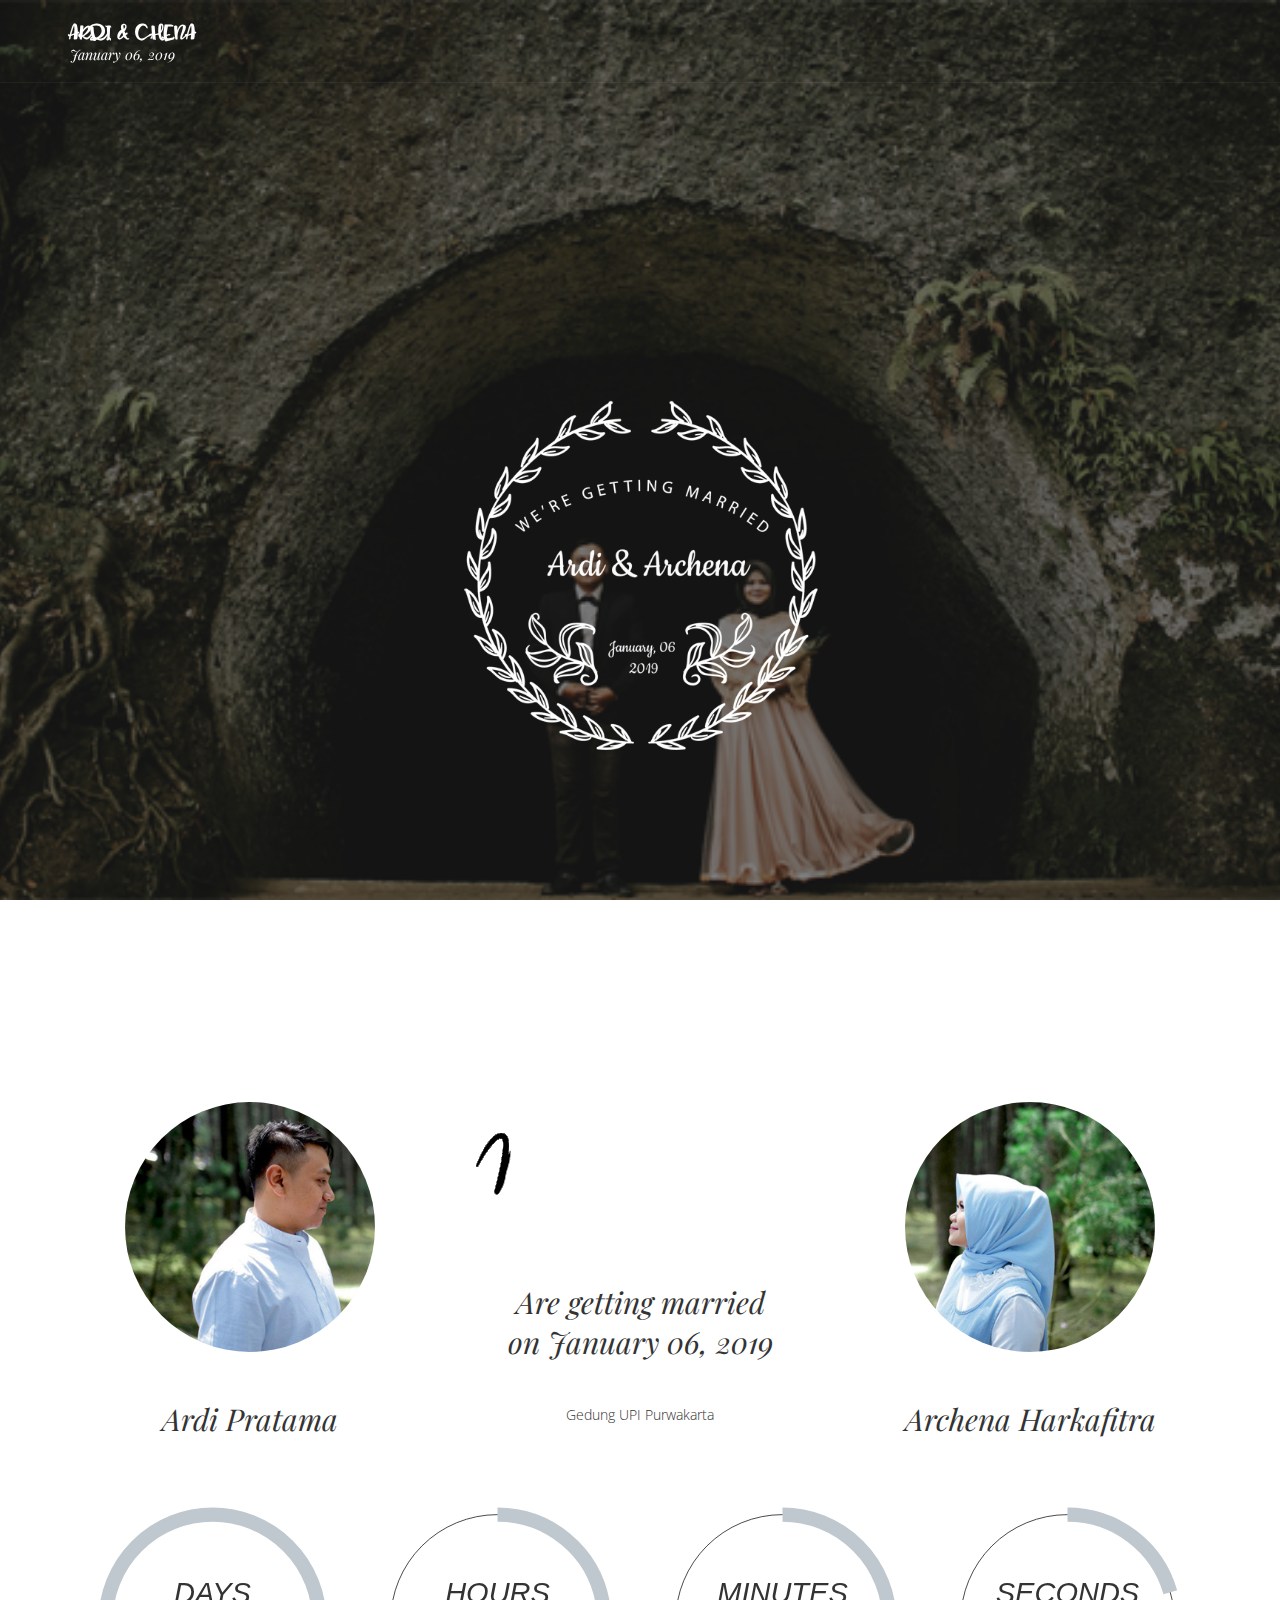
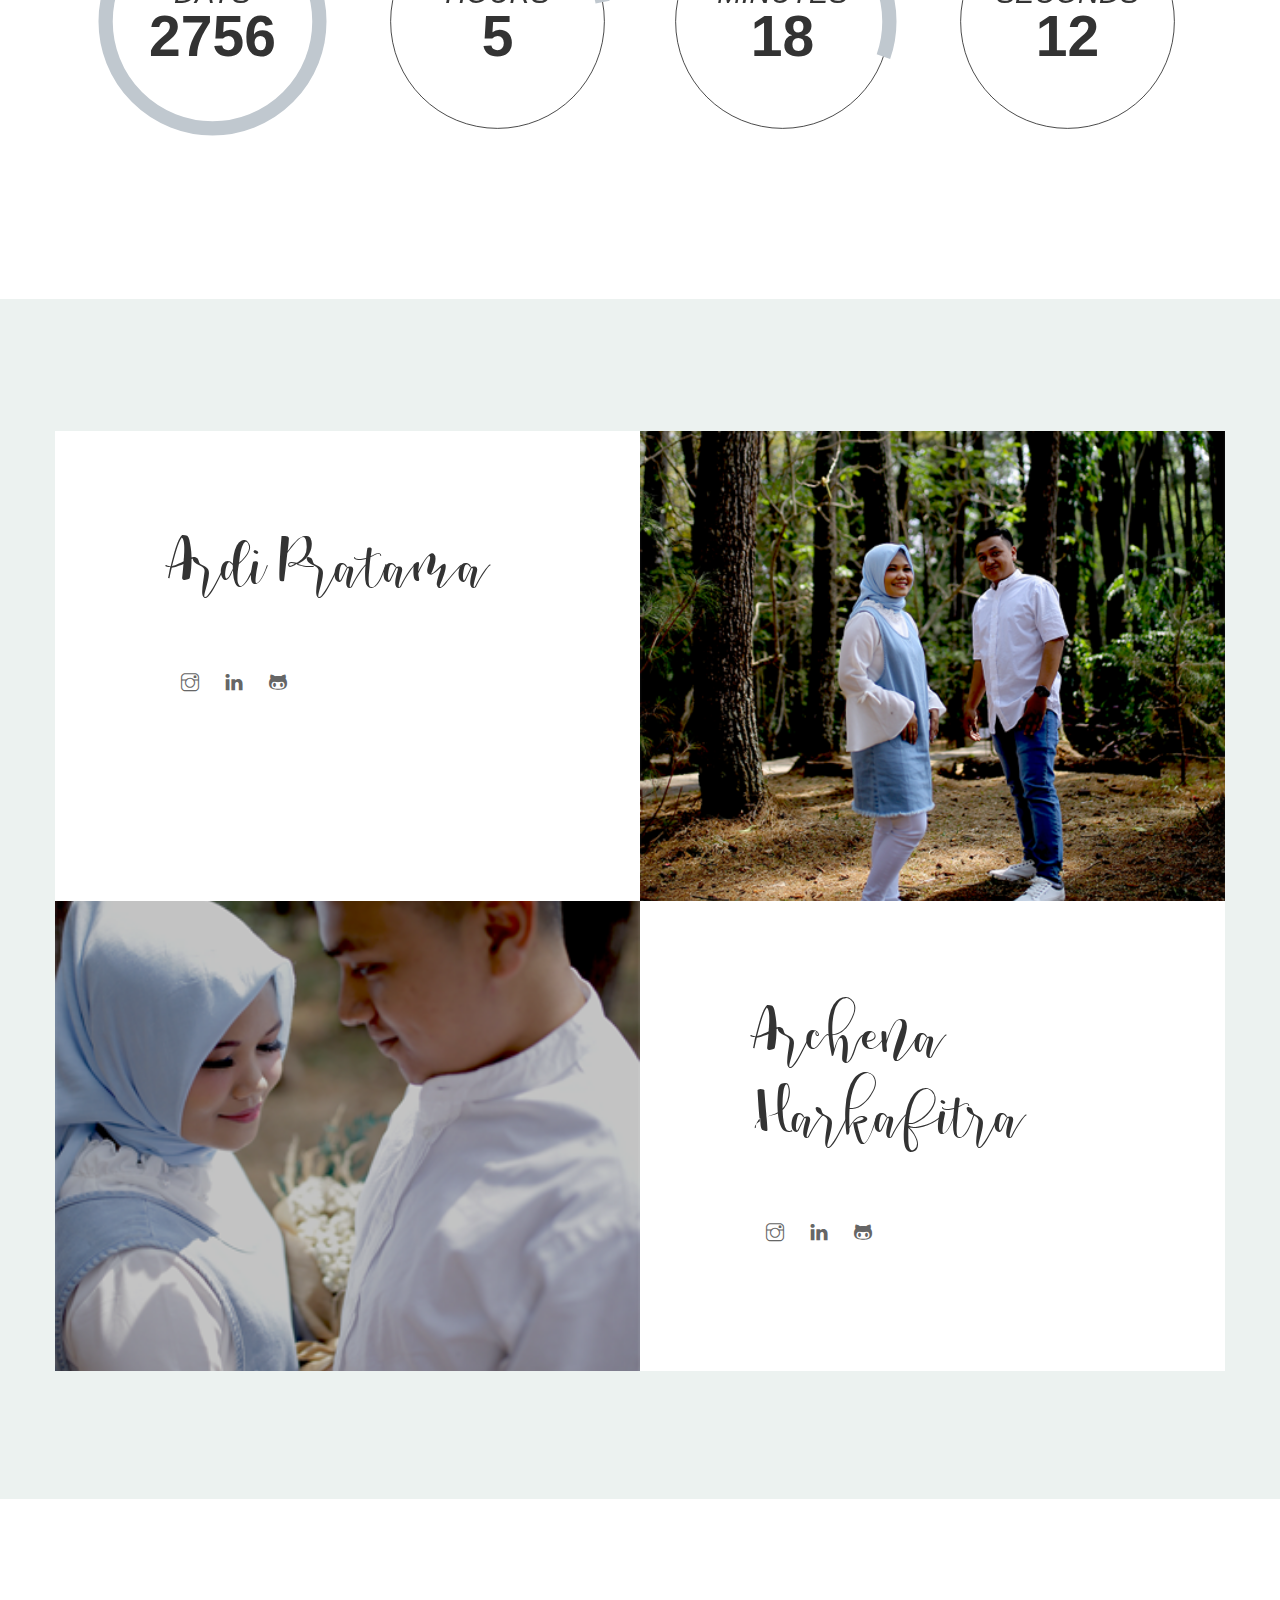
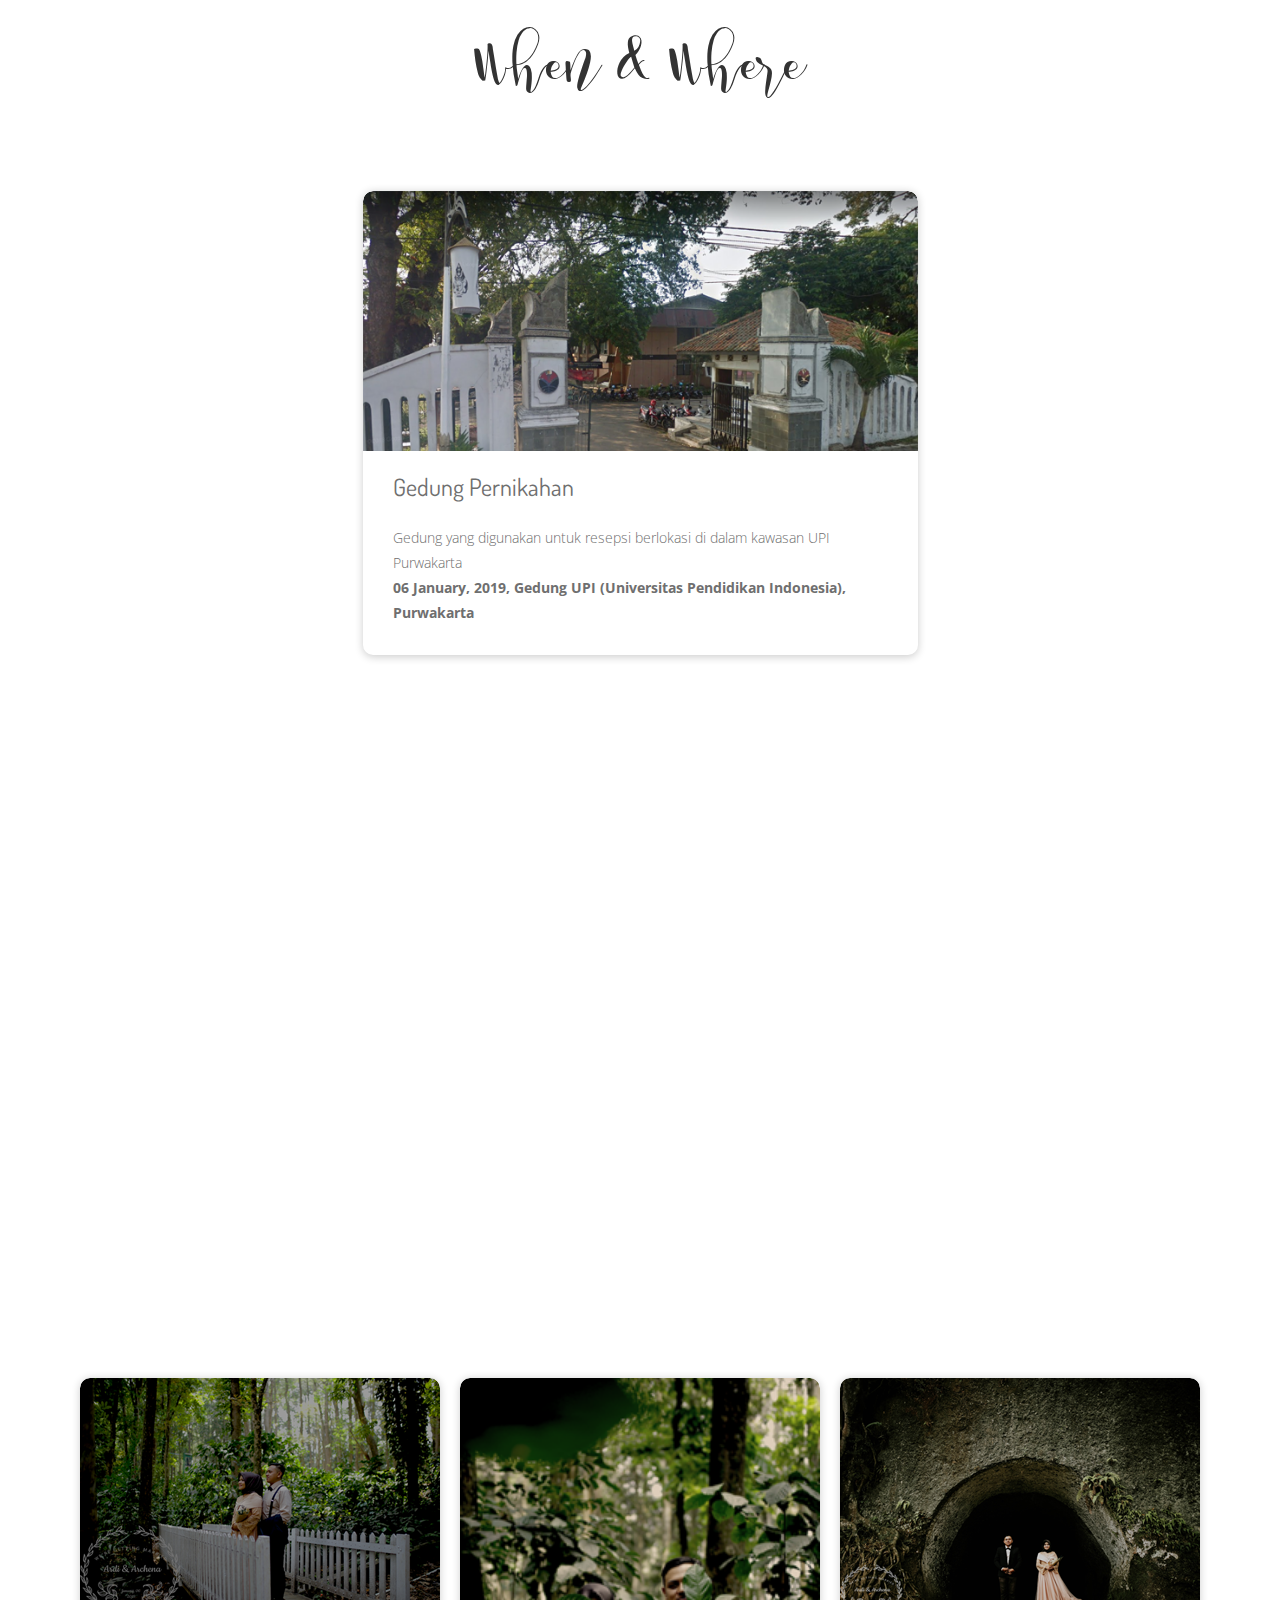
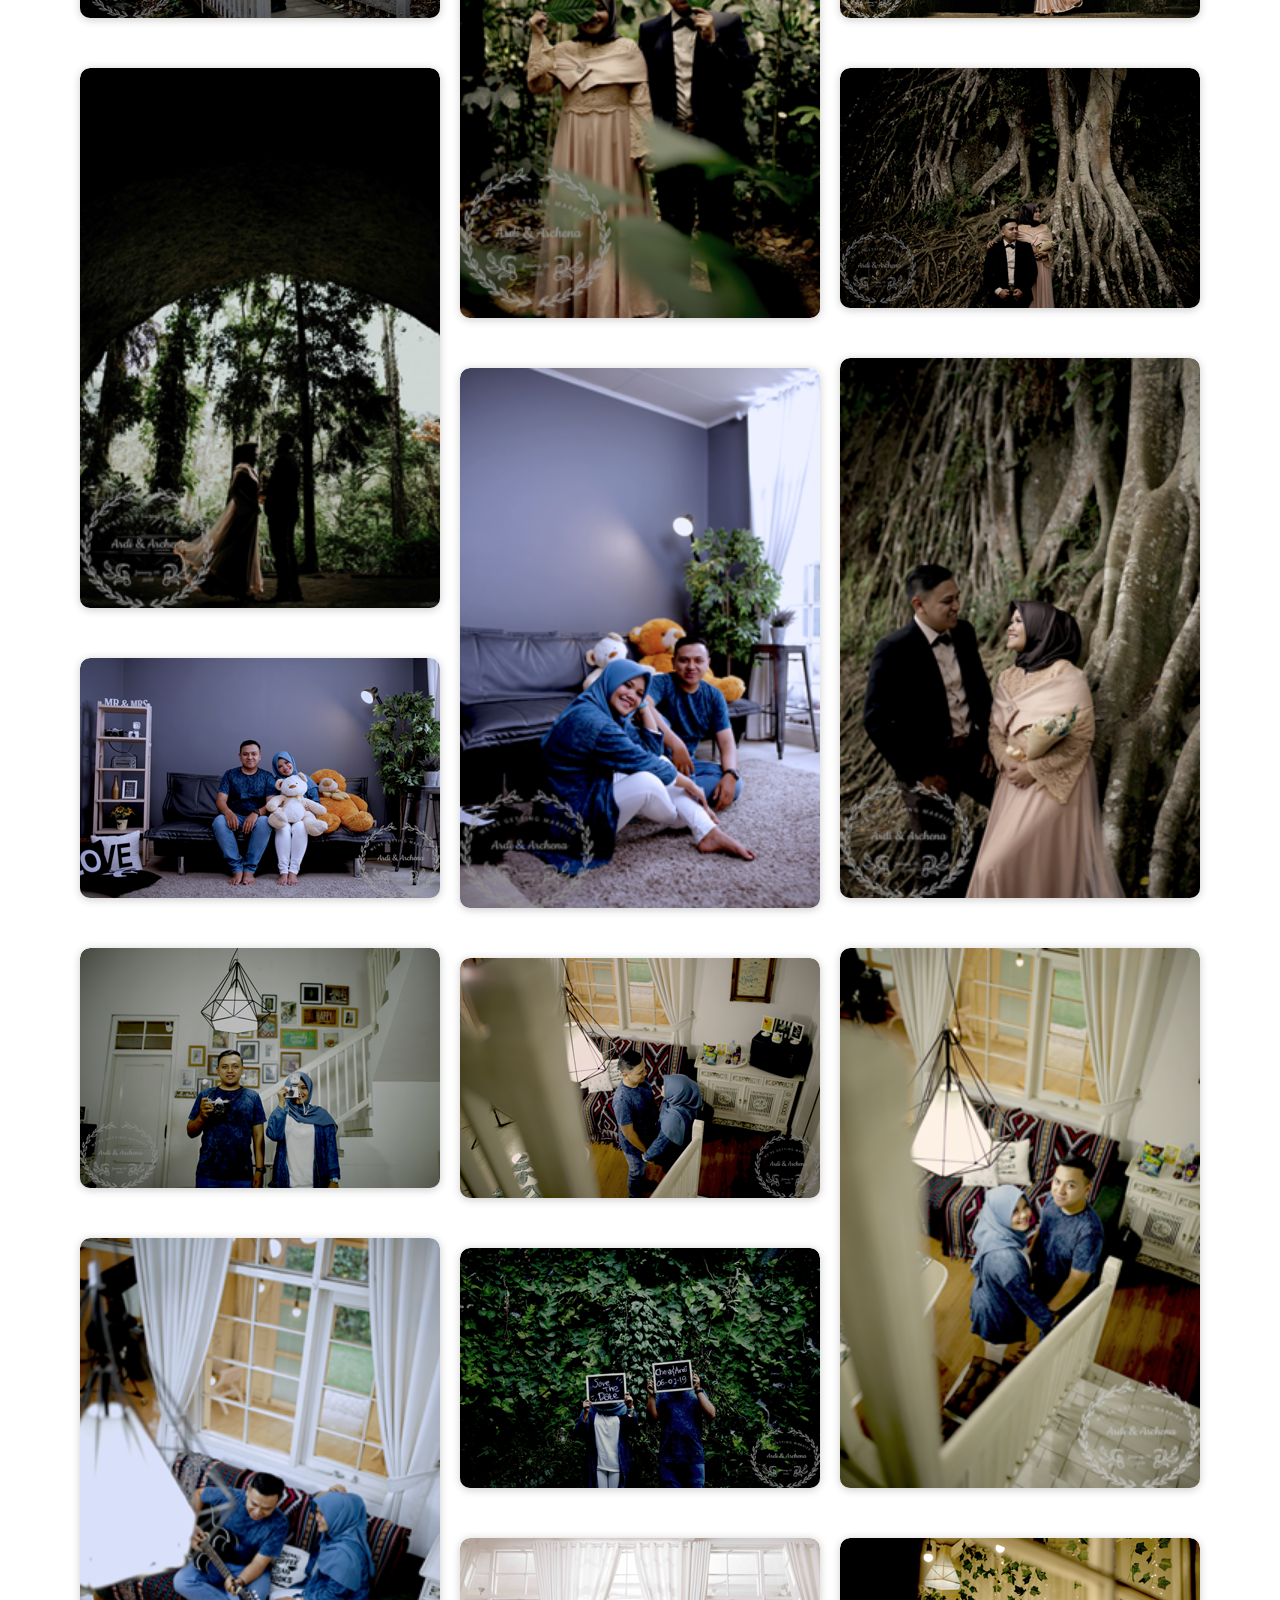
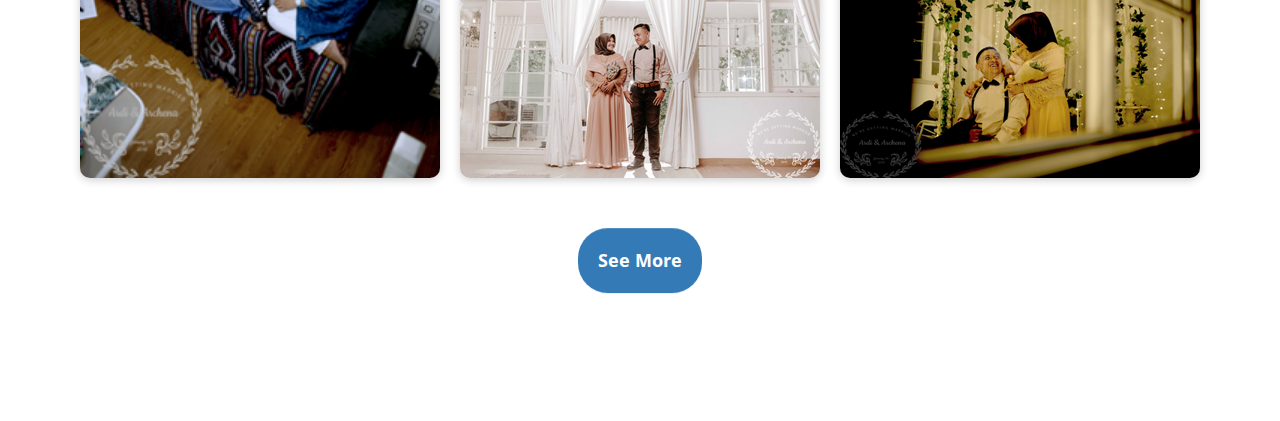
<file: public/index.html>
﻿<!DOCTYPE html>
<html lang="en">
<head>
<meta charset="utf-8">
<meta name="viewport" content="width=device-width, initial-scale=1.0">
<title>Ardi Chena Wedding</title>


<!-- Favicon -->
<link rel="icon" href="images/favicon.ico" type="image/x-icon">

<!-- Library CSS -->
<link href="css/glanz_library.css" rel="stylesheet">

<!-- Icons CSS -->
<link href="fonts/themify-icons.css" rel="stylesheet">

<!-- Theme CSS -->
<link href="css/glanz_style.css" rel="stylesheet">

<!-- Google Fonts -->
<link href="https://fonts.googleapis.com/css?family=Dosis:300,400,600,700%7COpen+Sans:300,400,700%7CPlayfair+Display:400,400i,700,700i" rel="stylesheet">

<!-- Other Fonts -->
<link href="fonts/marsha/stylesheet.css" rel="stylesheet">
<link href="css/TimeCircles.css" rel="stylesheet">
</head>


<!-- Body -->
<body class="gla_middle_titles">


<!-- Page -->
<div class="gla_page" id="gla_page">

    
    <!-- Header -->
    <header>       

        
    
        <nav class="gla_light_nav gla_transp_nav">

            <div class="container">
                
                <div class="gla_logo_container clearfix">
                    <div class="gla_logo_txt">
                        <!-- Logo -->
                        <a href="../public" class="gla_logo">Ardi & Chena</a>
                        
                        <!-- Text Logo -->
                        <div class="gla_logo_und">January 06, 2019</div>
                    </div>
                </div>


               
            </div>
            <!-- container end -->
        </nav>
        
    </header>
    <!-- Header End -->


    <!-- Slider -->
    <div class="gla_slider gla_image_bck  gla_wht_txt gla_fixed"  data-image="images/BG-1.png" data-stellar-background-ratio="0.4">

        <!-- Over -->
        <div class="gla_over" data-color="#282828" data-opacity="0.5"></div>


        <div class="container">

            
            <!-- Slider Texts -->
            <div class="gla_slide_txt gla_slide_center_bottom text-center">
                <p><img src="images/badge.png"  alt="" height="350"></p>
                
            </div>
            <!-- Slider Texts End -->
        
        </div>
        <!-- container end -->



    </div>
    <!-- Slider End -->

    <!-- Content -->
    <section id="gla_content" class="gla_content">


       <!-- section -->
        <section class="gla_section">
            

            
            <div class="container text-center">
                
                

                <div class="row text-center">

                    <div class="col-md-4 gla_round_block">
                        <div class="gla_round_im gla_image_bck" data-image="images/ardi_profil.png"></div>
                        <h3>Ardi Pratama</h3>
                    </div>
                    <div class="col-md-4 gla_round_block">
                        <p><img src="images/animations/mister_miss_resize.gif" data-bottom-top="@src:images/animations/mister_miss_resize.gif" height="150" alt=""></p>
                
                        <h3>Are getting married<br>on January 06, 2019</h3>

                        Gedung UPI Purwakarta
                    </div>
                    <div class="col-md-4 gla_round_block">
                        <div class="gla_round_im gla_image_bck" data-image="images/archena_profil.png"></div>
                        <h3>Archena Harkafitra</h3>
                    </div>
                </div>

                
                
                <div class="boxCountdown" data-date="2019-01-06 09:00:00"></div>


                

                
                
            </div>
            <!-- container end -->

        </section>
        <!-- section end -->



        <!-- section -->
        <section class="gla_section gla_image_bck" data-color="#ecf2f0">
            
            
            <div class="container">
                <div class="row gla_auto_height">
                    <div class="col-md-6 gla_image_bck" data-color="#fff">
                        <div class="gla_simple_block">
                            <h2>Ardi Pratama</h2>
                            <!-- Social Buttons -->
                            <div class="gla_footer_social">
                                <a href="https://www.instagram.com/ardipseptiadi/" target="_blank"><i class="ti ti-instagram gla_icon_box"></i></a>
                                <a href="https://www.linkedin.com/ardipseptiadi/" target="_blank"><i class="ti ti-linkedin gla_icon_box"></i></a>
                                <a href="https://www.gitlab.com/ardipseptiadi/" target="_blank"><i class="ti ti-github gla_icon_box"></i></a>
                            </div>
                        </div>
                        
                    </div>
                    <div class="col-md-6 gla_image_bck" data-image="images/STR_1.png">
                        
                    </div>
                    <div class="col-md-6 col-md-push-6 gla_image_bck" data-color="#fff">
                        <div class="gla_simple_block">
                            <h2>Archena Harkafitra</h2>
                            <!-- Social Buttons -->
                            <div class="gla_footer_social">
                                <a href="https://www.instagram.com/archenahf/" target="_blank"><i class="ti ti-instagram gla_icon_box"></i></a>
                                <a href="https://www.linkedin.com/archenahf/" target="_blank"><i class="ti ti-linkedin gla_icon_box"></i></a>
                                <a href="https://www.gitlab.com/archenahf/" target="_blank"><i class="ti ti-github gla_icon_box"></i></a>
                            </div>
                        </div>
                        
                    </div>
                    <div class="col-md-6 col-md-pull-6 gla_image_bck" data-image="images/STR-4.png">
                        
                    </div>
                </div>
                
            </div>
            <!-- container end -->

        </section>
        <!-- section end -->



        <!-- section -->
        <section class="gla_section">
            
            
            <div class="container text-center">
                <h2>When & Where</h2>

                <!-- boxes -->
                <div class="gla_icon_boxes row text-left">
      
                    <!-- item -->
                    <div class="col-md-6 col-md-offset-3 col-sm-6 col-sm-offset-3">
                        <a class="gla_news_block">
                            <span class="gla_news_img">
                                <span class="gla_over" data-image="images/gedung.png"></span>  
                            </span>
                           

                            <span class="gla_news_title">Gedung Pernikahan</span>
                            <p>Gedung yang digunakan untuk resepsi berlokasi di dalam kawasan UPI Purwakarta
                                <br>
                                <b>06 January, 2019, Gedung UPI (Universitas Pendidikan Indonesia), <br>Purwakarta</b></p>

                        </a>
                    </div> 
                    

                </div>
                <!-- boxes end -->
                
            </div>
            <!-- container end -->

        </section>
        <!-- section end -->
        
        <!-- section -->
        <section class="gla_section">
              
            <div class="gla_map">
            <iframe src="https://www.google.com/maps/d/embed?mid=1rsOICxe4c-KcEd-eiS-LvrGp5YQdM-I8" width="100%" height="480"></iframe>

        </div>

        </section>
        <!-- section end -->
        

                <!-- section -->
        <section class="gla_section gla_image_bck" data-color="#fff">
            
            
            <div class="container text-center">

                <!--<h2>The Wedding Party</h2>-->

                <!-- grid -->
                <div class="gla_portfolio_no_padding grid loadMore">


                    <div class="col-sm-4 gla_anim_box grid-item groomsmen">
                        <div class="gla_shop_item">
                                <img src="images/ard_che/gimg_1.png" alt="">
                            

                        </div>
                    </div>

                    <div class="col-sm-4 gla_anim_box grid-item groomsmen">
                        <div class="gla_shop_item">
                                <img src="images/ard_che/gimg_2.png" alt="">
                            

                        </div>
                    </div>


                    <div class="col-sm-4 gla_anim_box grid-item groomsmen">
                        <div class="gla_shop_item">
                                <img src="images/ard_che/gimg_4.png" alt="">

                        </div>
                    </div>

                    <div class="col-sm-4 gla_anim_box grid-item groomsmen">
                        <div class="gla_shop_item">
                                <img src="images/ard_che/gimg_5.png" alt="">

                        </div>
                    </div>

                    <div class="col-sm-4 gla_anim_box grid-item groomsmen">
                        <div class="gla_shop_item">
                                <img src="images/ard_che/gimg_6.png" alt="">

                        </div>
                    </div>

                    <div class="col-sm-4 gla_anim_box grid-item groomsmen">
                        <div class="gla_shop_item">
                                <img src="images/ard_che/gimg_7.png" alt="">
                            

                        </div>
                    </div>

                    <div class="col-sm-4 gla_anim_box grid-item groomsmen">
                        <div class="gla_shop_item">
                                <img src="images/ard_che/gimg_11.png" alt="">
                            

                        </div>
                    </div>

                    <div class="col-sm-4 gla_anim_box grid-item groomsmen">
                        <div class="gla_shop_item">
                                <img src="images/ard_che/gimg_12.png" alt="">
                            

                        </div>
                    </div>

                    <div class="col-sm-4 gla_anim_box grid-item groomsmen">
                        <div class="gla_shop_item">
                                <img src="images/ard_che/gimg_14.png" alt="">
                            

                        </div>
                    </div>


                    <div class="col-sm-4 gla_anim_box grid-item groomsmen">
                        <div class="gla_shop_item">
                                <img src="images/ard_che/gimg_18.png" alt="">
                            

                        </div>
                    </div>

                    <div class="col-sm-4 gla_anim_box grid-item groomsmen">
                        <div class="gla_shop_item">
                                <img src="images/ard_che/gimg_19.png" alt="">
                            

                        </div>
                    </div>

                    <div class="col-sm-4 gla_anim_box grid-item groomsmen">
                        <div class="gla_shop_item">
                                <img src="images/ard_che/gimg_22.png" alt="">
                            

                        </div>
                    </div>

                    <div class="col-sm-4 gla_anim_box grid-item groomsmen">
                        <div class="gla_shop_item">
                                <img src="images/ard_che/gimg_28.png" alt="">
                            

                        </div>
                    </div>

                    <div class="col-sm-4 gla_anim_box grid-item groomsmen">
                        <div class="gla_shop_item">
                                <img src="images/ard_che/gimg_30.png" alt="">
                            

                        </div>
                    </div>

                    <div class="col-sm-4 gla_anim_box grid-item groomsmen">
                        <div class="gla_shop_item">
                                <img src="images/ard_che/gimg_36.png" alt="">
                            

                        </div>
                    </div>

                 </div>
                 <!-- grid end -->
                 
                <a href="gallery" type="button" class="btn btn-primary btn-lg">See More</a>
            
            </div>
            <!-- container end -->
        </section>
        <!-- section end -->

    </section>
    <!-- Content End --> 

</div>
<!-- Page End -->



<!-- JQuery -->
<script src="js/jquery-1.12.4.min.js"></script> 
<!-- Library JS -->
<script src="js/glanz_library.js"></script> 

<!-- Theme JS -->
<script src="js/glanz_script.js"></script>
<script type="text/javascript" src="js/TimeCircles.js"></script>
<!--<script src="js/loadMoreResults.js"></script> -->
<script type="text/javascript">
$(".boxCountdown").TimeCircles({
    circle_bg_color: "#000000",
    fg_width: 0.05,
    bg_width: 0.05,
    number_size:0.2,
    text_size:0.1,
    time: {
        Days: { color: "#C0C8CF" },
        Hours: { color: "#C0C8CF" },
        Minutes: { color: "#C0C8CF" },
        Seconds: { color: "#C0C8CF" }
    }
});

</script>

</body>
</html>
</file>
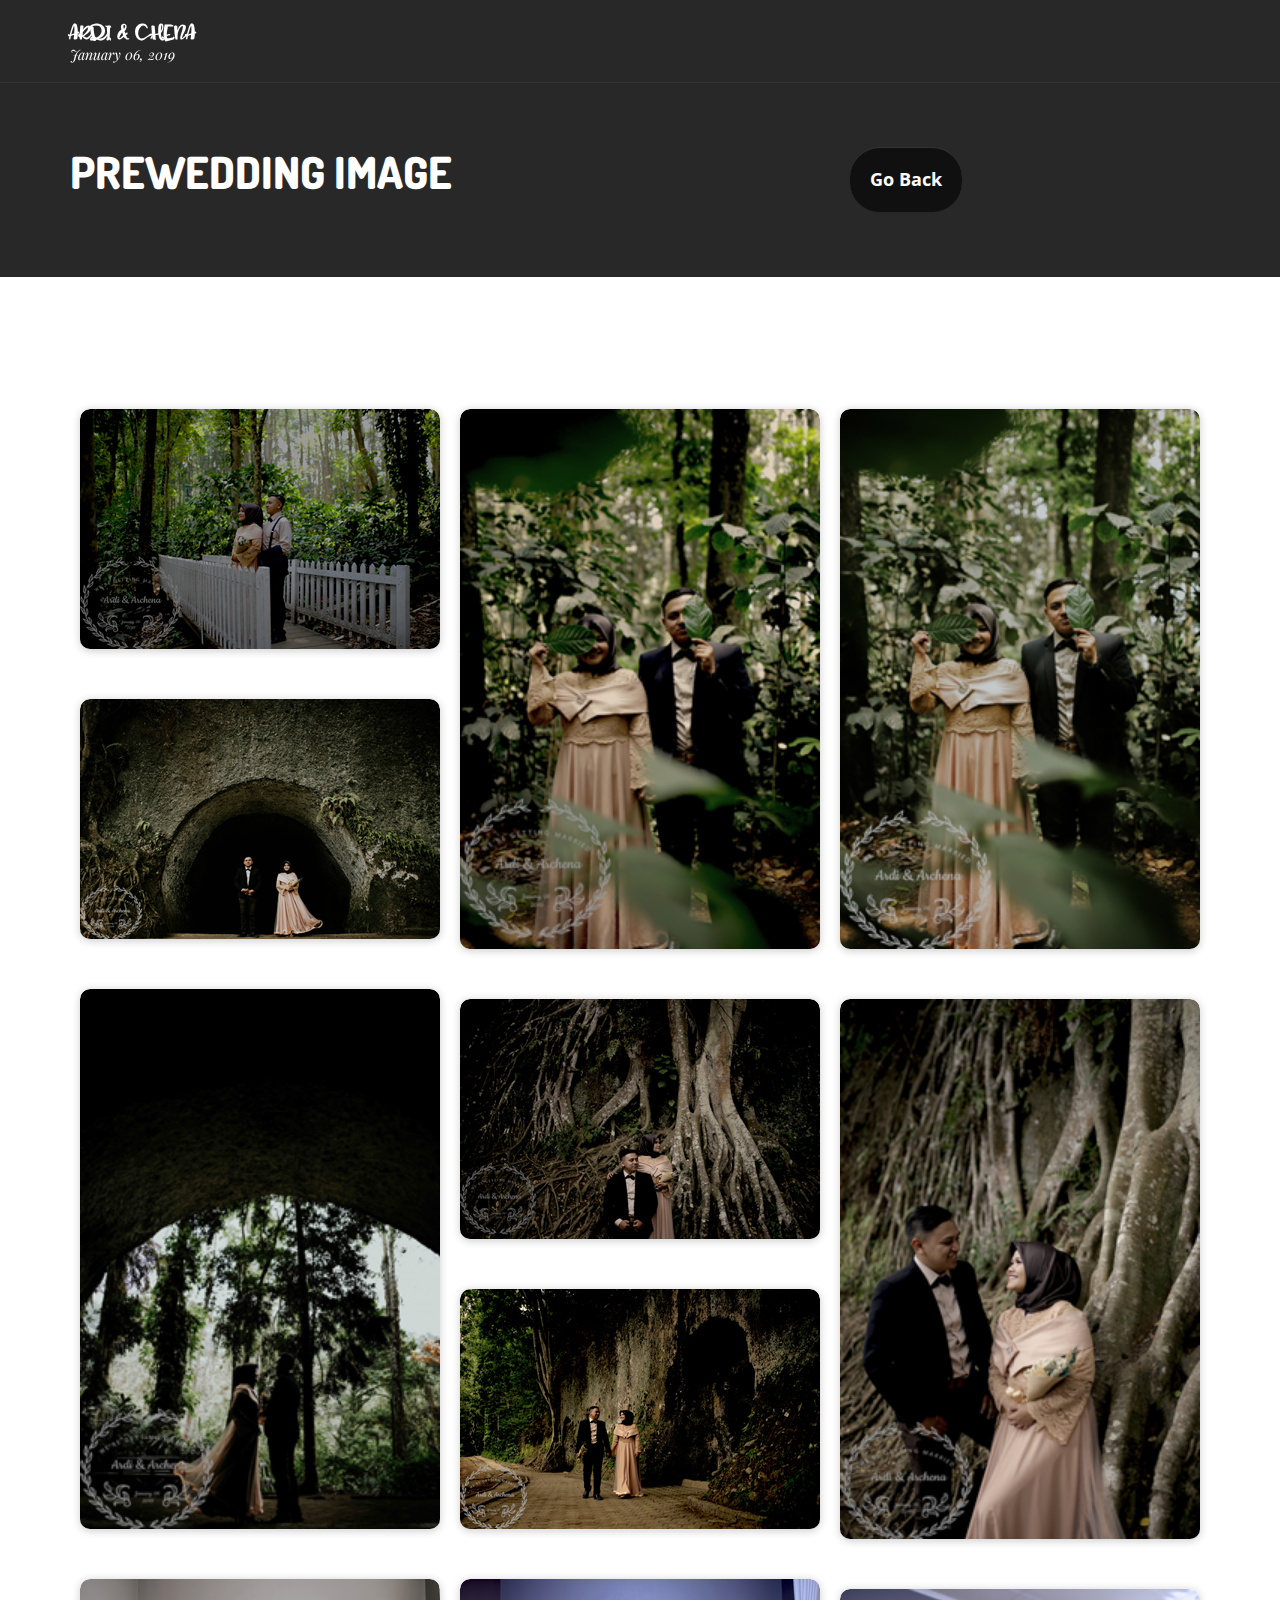
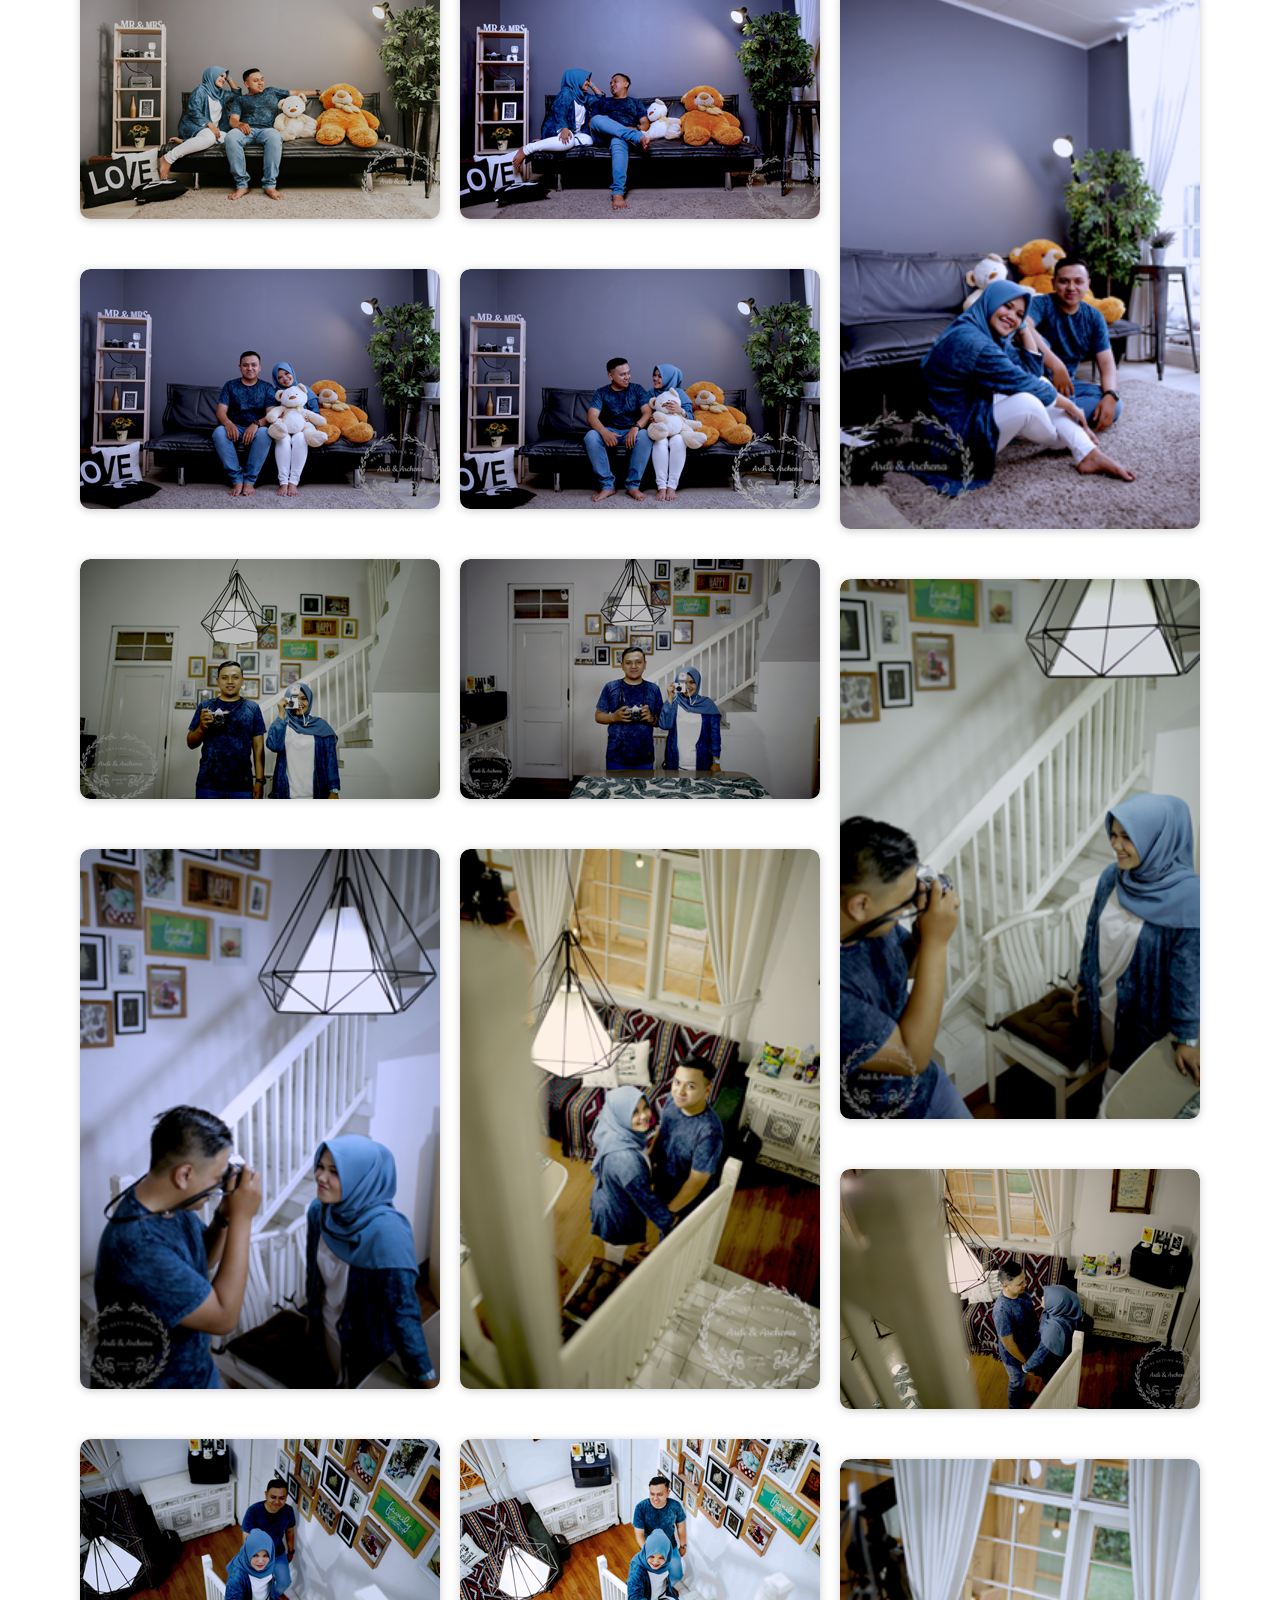
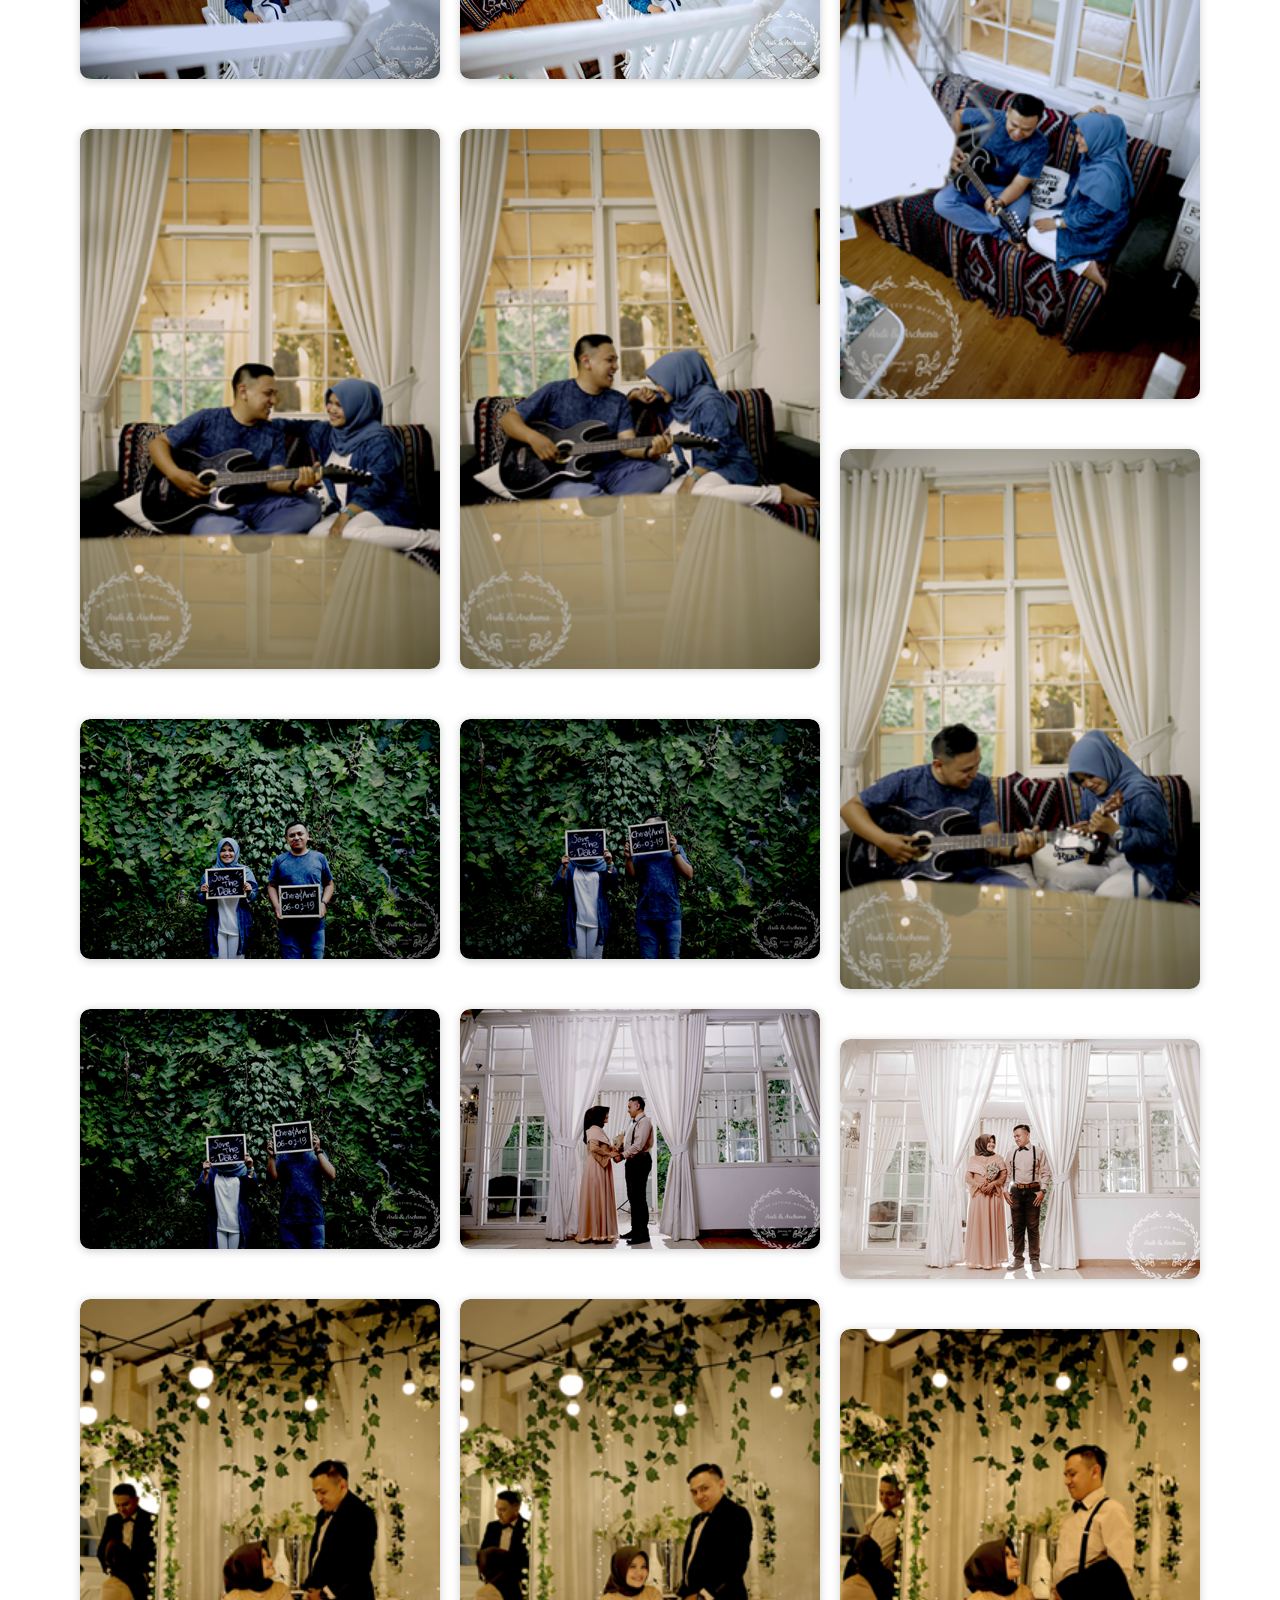
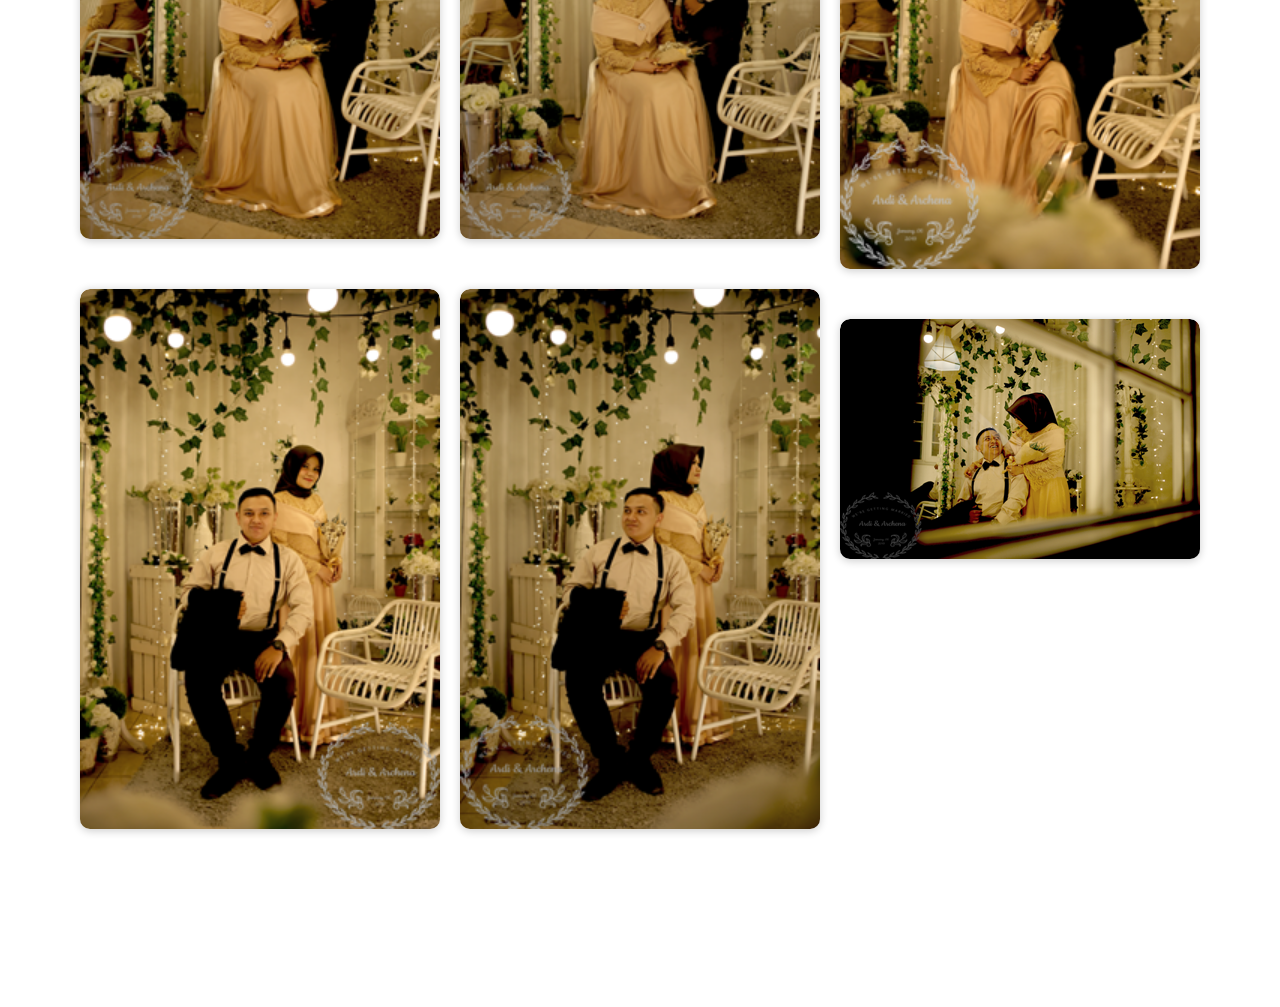
<file: public/gallery/index.html>
<!DOCTYPE html>
<html lang="en">
<head>
<meta charset="utf-8">
<meta name="viewport" content="width=device-width, initial-scale=1.0">
<title>Ardi Chena Wedding</title>

<base href="../">
<!-- Favicon -->
<link rel="icon" href="images/favicon.ico" type="image/x-icon">

<!-- Library CSS -->
<link href="css/glanz_library.css" rel="stylesheet">

<!-- Icons CSS -->
<link href="fonts/themify-icons.css" rel="stylesheet">

<!-- Theme CSS -->
<link href="css/glanz_style.css" rel="stylesheet">

<!-- Google Fonts -->
<link href="https://fonts.googleapis.com/css?family=Dosis:300,400,600,700%7COpen+Sans:300,400,700%7CPlayfair+Display:400,400i,700,700i" rel="stylesheet">

<!-- Other Fonts -->
<link href="fonts/marsha/stylesheet.css" rel="stylesheet">
<link href="css/TimeCircles.css" rel="stylesheet">
</head>


<!-- Body -->
<body class="gla_middle_titles">


<!-- Page -->
<div class="gla_page" id="gla_page">

    
    <!-- Header -->
    <header>       

        
    
        <nav class="gla_light_nav gla_transp_nav">

            <div class="container">
                
                <div class="gla_logo_container clearfix">
                    <div class="gla_logo_txt">
                        <!-- Logo -->
                        <a href="../public" class="gla_logo">Ardi & Chena</a>
                        
                        <!-- Text Logo -->
                        <div class="gla_logo_und">January 06, 2019</div>
                    </div>
                </div>


               
            </div>
            <!-- container end -->
        </nav>
        
    </header>
    <!-- Header End -->


    <div class="gla_page_title gla_image_bck gla_wht_txt" data-color="#282828">



      <div class="container text-left">
        <div class="row">
          
          <div class="col-md-8">
            <h1 class="gla_h1_title">Prewedding Image</h1>
          </div>
          
          <div class="col-md-4">
            
                <a href="../public" type="button" class="btn btn-primary btn-lg">Go Back</a>
          </div>
          
        </div>
      </div>
    </div>

    <!-- Content -->
    <section id="gla_content" class="gla_content">
        

                <!-- section -->
        <section class="gla_section gla_image_bck" data-color="#fff">
            
            
            <div class="container text-center">

                <!--<h2>The Wedding Party</h2>-->

                <!-- grid -->
                <div class="gla_portfolio_no_padding grid loadMore">


                    <div class="col-sm-4 gla_anim_box grid-item groomsmen">
                        <div class="gla_shop_item">
                                <img src="images/ard_che/gimg_1.png" alt="">
                            

                        </div>
                    </div>

                    <div class="col-sm-4 gla_anim_box grid-item groomsmen">
                        <div class="gla_shop_item">
                                <img src="images/ard_che/gimg_2.png" alt="">
                            

                        </div>
                    </div>


                    <div class="col-sm-4 gla_anim_box grid-item groomsmen">
                        <div class="gla_shop_item">
                                <img src="images/ard_che/gimg_3.png" alt="">
                            

                        </div>
                    </div>

                    <div class="col-sm-4 gla_anim_box grid-item groomsmen">
                        <div class="gla_shop_item">
                                <img src="images/ard_che/gimg_4.png" alt="">

                        </div>
                    </div>

                    <div class="col-sm-4 gla_anim_box grid-item groomsmen">
                        <div class="gla_shop_item">
                                <img src="images/ard_che/gimg_5.png" alt="">

                        </div>
                    </div>

                    <div class="col-sm-4 gla_anim_box grid-item groomsmen">
                        <div class="gla_shop_item">
                                <img src="images/ard_che/gimg_6.png" alt="">

                        </div>
                    </div>

                    <div class="col-sm-4 gla_anim_box grid-item groomsmen">
                        <div class="gla_shop_item">
                                <img src="images/ard_che/gimg_7.png" alt="">
                            

                        </div>
                    </div>

                    <div class="col-sm-4 gla_anim_box grid-item groomsmen">
                        <div class="gla_shop_item">
                                <img src="images/ard_che/gimg_8.png" alt="">
                            

                        </div>
                    </div>

                    <div class="col-sm-4 gla_anim_box grid-item groomsmen">
                        <div class="gla_shop_item">
                                <img src="images/ard_che/gimg_9.png" alt="">
                            

                        </div>
                    </div>

                    <div class="col-sm-4 gla_anim_box grid-item groomsmen">
                        <div class="gla_shop_item">
                                <img src="images/ard_che/gimg_10.png" alt="">
                            

                        </div>
                    </div>

                    <div class="col-sm-4 gla_anim_box grid-item groomsmen">
                        <div class="gla_shop_item">
                                <img src="images/ard_che/gimg_11.png" alt="">
                            

                        </div>
                    </div>

                    <div class="col-sm-4 gla_anim_box grid-item groomsmen">
                        <div class="gla_shop_item">
                                <img src="images/ard_che/gimg_12.png" alt="">
                            

                        </div>
                    </div>

                    <div class="col-sm-4 gla_anim_box grid-item groomsmen">
                        <div class="gla_shop_item">
                                <img src="images/ard_che/gimg_13.png" alt="">
                            

                        </div>
                    </div>

                    <div class="col-sm-4 gla_anim_box grid-item groomsmen">
                        <div class="gla_shop_item">
                                <img src="images/ard_che/gimg_14.png" alt="">
                            

                        </div>
                    </div>

                    <div class="col-sm-4 gla_anim_box grid-item groomsmen">
                        <div class="gla_shop_item">
                                <img src="images/ard_che/gimg_15.png" alt="">
                            

                        </div>
                    </div>

                    <div class="col-sm-4 gla_anim_box grid-item groomsmen">
                        <div class="gla_shop_item">
                                <img src="images/ard_che/gimg_16.png" alt="">
                            

                        </div>
                    </div>

                    <div class="col-sm-4 gla_anim_box grid-item groomsmen">
                        <div class="gla_shop_item">
                                <img src="images/ard_che/gimg_17.png" alt="">
                            

                        </div>
                    </div>

                    <div class="col-sm-4 gla_anim_box grid-item groomsmen">
                        <div class="gla_shop_item">
                                <img src="images/ard_che/gimg_18.png" alt="">
                            

                        </div>
                    </div>

                    <div class="col-sm-4 gla_anim_box grid-item groomsmen">
                        <div class="gla_shop_item">
                                <img src="images/ard_che/gimg_19.png" alt="">
                            

                        </div>
                    </div>

                    <div class="col-sm-4 gla_anim_box grid-item groomsmen">
                        <div class="gla_shop_item">
                                <img src="images/ard_che/gimg_20.png" alt="">
                            

                        </div>
                    </div>

                    <div class="col-sm-4 gla_anim_box grid-item groomsmen">
                        <div class="gla_shop_item">
                                <img src="images/ard_che/gimg_21.png" alt="">
                            

                        </div>
                    </div>

                    <div class="col-sm-4 gla_anim_box grid-item groomsmen">
                        <div class="gla_shop_item">
                                <img src="images/ard_che/gimg_22.png" alt="">
                            

                        </div>
                    </div>

                    <div class="col-sm-4 gla_anim_box grid-item groomsmen">
                        <div class="gla_shop_item">
                                <img src="images/ard_che/gimg_23.png" alt="">
                            

                        </div>
                    </div>

                    <div class="col-sm-4 gla_anim_box grid-item groomsmen">
                        <div class="gla_shop_item">
                                <img src="images/ard_che/gimg_24.png" alt="">
                            

                        </div>
                    </div>

                    <div class="col-sm-4 gla_anim_box grid-item groomsmen">
                        <div class="gla_shop_item">
                                <img src="images/ard_che/gimg_25.png" alt="">
                            

                        </div>
                    </div>

                    <div class="col-sm-4 gla_anim_box grid-item groomsmen">
                        <div class="gla_shop_item">
                                <img src="images/ard_che/gimg_26.png" alt="">
                            

                        </div>
                    </div>

                    <div class="col-sm-4 gla_anim_box grid-item groomsmen">
                        <div class="gla_shop_item">
                                <img src="images/ard_che/gimg_27.png" alt="">
                            

                        </div>
                    </div>

                    <div class="col-sm-4 gla_anim_box grid-item groomsmen">
                        <div class="gla_shop_item">
                                <img src="images/ard_che/gimg_28.png" alt="">
                            

                        </div>
                    </div>

                    <div class="col-sm-4 gla_anim_box grid-item groomsmen">
                        <div class="gla_shop_item">
                                <img src="images/ard_che/gimg_29.png" alt="">
                            

                        </div>
                    </div>

                    <div class="col-sm-4 gla_anim_box grid-item groomsmen">
                        <div class="gla_shop_item">
                                <img src="images/ard_che/gimg_30.png" alt="">
                            

                        </div>
                    </div>

                    <div class="col-sm-4 gla_anim_box grid-item groomsmen">
                        <div class="gla_shop_item">
                                <img src="images/ard_che/gimg_31.png" alt="">

                        </div>
                    </div>

                    <div class="col-sm-4 gla_anim_box grid-item groomsmen">
                        <div class="gla_shop_item">
                                <img src="images/ard_che/gimg_32.png" alt="">

                        </div>
                    </div>

                    <div class="col-sm-4 gla_anim_box grid-item groomsmen">
                        <div class="gla_shop_item">
                                <img src="images/ard_che/gimg_33.png" alt="">
                            

                        </div>
                    </div>

                    <div class="col-sm-4 gla_anim_box grid-item groomsmen">
                        <div class="gla_shop_item">
                                <img src="images/ard_che/gimg_34.png" alt="">
                            

                        </div>
                    </div>

                    <div class="col-sm-4 gla_anim_box grid-item groomsmen">
                        <div class="gla_shop_item">
                                <img src="images/ard_che/gimg_35.png" alt="">
                            

                        </div>
                    </div>

                    <div class="col-sm-4 gla_anim_box grid-item groomsmen">
                        <div class="gla_shop_item">
                                <img src="images/ard_che/gimg_36.png" alt="">
                            

                        </div>
                    </div>

                 </div>
                 <!-- grid end -->
                

                
            </div>
            <!-- container end -->

        </section>
        <!-- section end -->

    </section>
    <!-- Content End --> 

</div>
<!-- Page End -->



<!-- JQuery -->
<script src="js/jquery-1.12.4.min.js"></script> 
<!-- Library JS -->
<script src="js/glanz_library.js"></script> 

<!-- Theme JS -->
<script src="js/glanz_script.js"></script>
<script type="text/javascript" src="js/TimeCircles.js"></script>
<!--<script src="js/loadMoreResults.js"></script> -->
<script type="text/javascript">
$(".boxCountdown").TimeCircles({
    circle_bg_color: "#000000",
    fg_width: 0.05,
    bg_width: 0.05,
    number_size:0.2,
    text_size:0.1,
    time: {
        Days: { color: "#C0C8CF" },
        Hours: { color: "#C0C8CF" },
        Minutes: { color: "#C0C8CF" },
        Seconds: { color: "#C0C8CF" }
    }
});

</script>

</body>
</html>
</file>
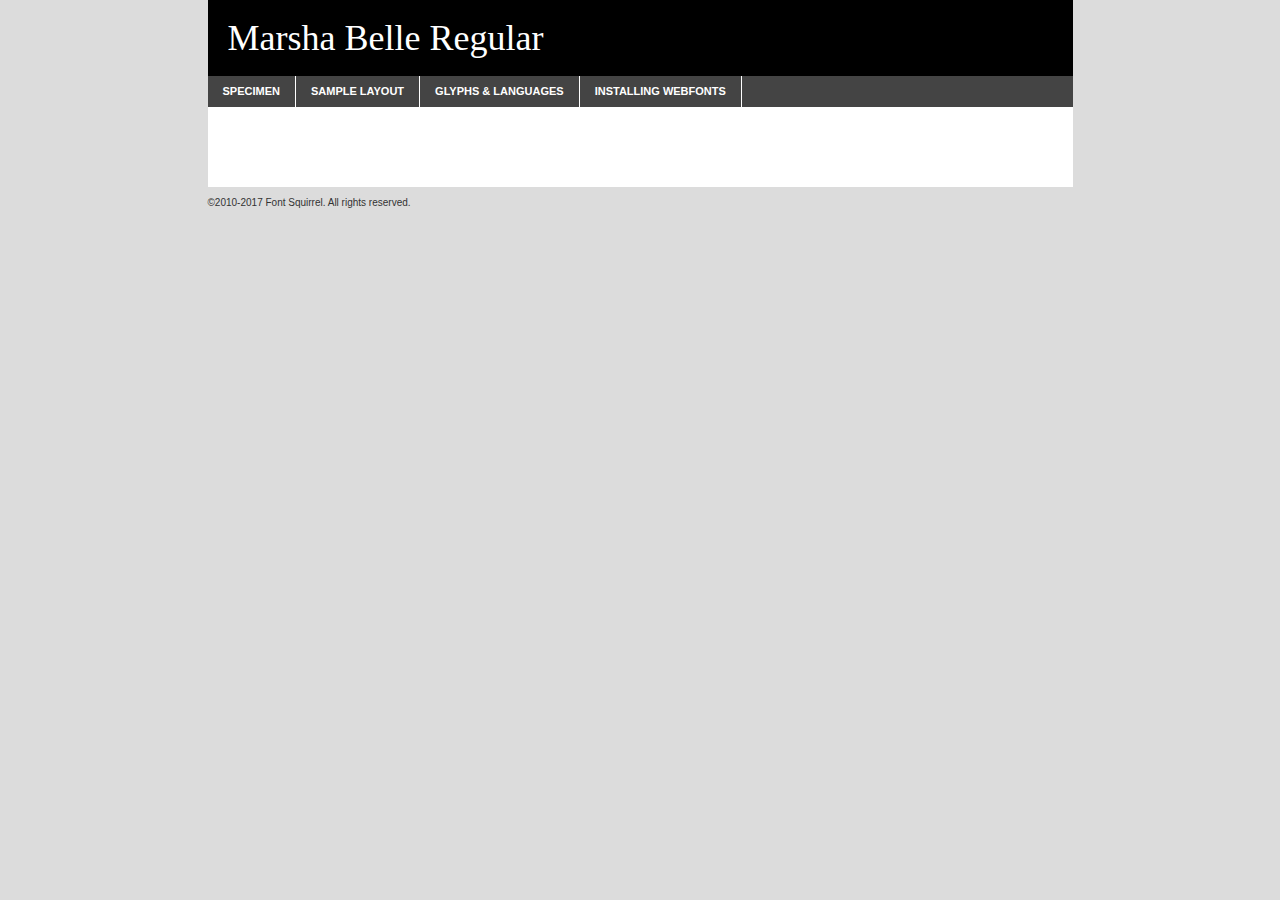
<file: public/fonts/marsha/marsha_belle_demo_version-demo.html>
<!DOCTYPE html PUBLIC "-//W3C//DTD XHTML 1.0 Transitional//EN"
	"http://www.w3.org/TR/xhtml1/DTD/xhtml1-transitional.dtd">

<html xmlns="http://www.w3.org/1999/xhtml" xml:lang="en" lang="en">
<head>
	<meta http-equiv="Content-Type" content="text/html; charset=utf-8" />
	<script src="http://ajax.googleapis.com/ajax/libs/jquery/1.7.2/jquery.min.js" type="text/javascript" charset="utf-8"></script>
	<script type="text/javascript">
	(function($){$.fn.easyTabs=function(option){var param=jQuery.extend({fadeSpeed:"fast",defaultContent:1,activeClass:'active'},option);$(this).each(function(){var thisId="#"+this.id;if(param.defaultContent==''){param.defaultContent=1;}
	if(typeof param.defaultContent=="number")
	{var defaultTab=$(thisId+" .tabs li:eq("+(param.defaultContent-1)+") a").attr('href').substr(1);}else{var defaultTab=param.defaultContent;}
	$(thisId+" .tabs li a").each(function(){var tabToHide=$(this).attr('href').substr(1);$("#"+tabToHide).addClass('easytabs-tab-content');});hideAll();changeContent(defaultTab);function hideAll(){$(thisId+" .easytabs-tab-content").hide();}
	function changeContent(tabId){hideAll();$(thisId+" .tabs li").removeClass(param.activeClass);$(thisId+" .tabs li a[href=#"+tabId+"]").closest('li').addClass(param.activeClass);if(param.fadeSpeed!="none")
	{$(thisId+" #"+tabId).fadeIn(param.fadeSpeed);}else{$(thisId+" #"+tabId).show();}}
	$(thisId+" .tabs li").click(function(){var tabId=$(this).find('a').attr('href').substr(1);changeContent(tabId);return false;});});}})(jQuery);
	</script>
	<link rel="stylesheet" href="specimen_files/specimen_stylesheet.css" type="text/css" charset="utf-8" />
	<link rel="stylesheet" href="stylesheet.css" type="text/css" charset="utf-8" />

	<style type="text/css">
					body{
				font-family: 'marsha_belleregular';
							}
		</style>

	<title>Marsha Belle Regular Specimen</title>
	
	
	<script type="text/javascript" charset="utf-8">
		$(document).ready(function() {
			$('#container').easyTabs({defaultContent:1});
		});
	</script>
</head>

<body>
<div id="container">
	<div id="header">
		Marsha Belle Regular	</div>
	<ul class="tabs">
		<li><a href="#specimen">Specimen</a></li>
		<li><a href="#layout">Sample Layout</a></li>
				<li><a href="#glyphs">Glyphs &amp; Languages</a></li>
		<li><a href="#installing">Installing Webfonts</a></li>
		
	</ul>
	
	<div id="main_content">

		
			<div id="specimen">
		
				<div class="section">
					<div class="grid12 firstcol">
						<div class="huge">AaBb</div>
					</div>
				</div>
		
				<div class="section">
					<div class="glyph_range">A&#x200B;B&#x200b;C&#x200b;D&#x200b;E&#x200b;F&#x200b;G&#x200b;H&#x200b;I&#x200b;J&#x200b;K&#x200b;L&#x200b;M&#x200b;N&#x200b;O&#x200b;P&#x200b;Q&#x200b;R&#x200b;S&#x200b;T&#x200b;U&#x200b;V&#x200b;W&#x200b;X&#x200b;Y&#x200b;Z&#x200b;a&#x200b;b&#x200b;c&#x200b;d&#x200b;e&#x200b;f&#x200b;g&#x200b;h&#x200b;i&#x200b;j&#x200b;k&#x200b;l&#x200b;m&#x200b;n&#x200b;o&#x200b;p&#x200b;q&#x200b;r&#x200b;s&#x200b;t&#x200b;u&#x200b;v&#x200b;w&#x200b;x&#x200b;y&#x200b;z&#x200b;1&#x200b;2&#x200b;3&#x200b;4&#x200b;5&#x200b;6&#x200b;7&#x200b;8&#x200b;9&#x200b;0&#x200b;&amp;&#x200b;.&#x200b;,&#x200b;?&#x200b;!&#x200b;&#64;&#x200b;(&#x200b;)&#x200b;#&#x200b;$&#x200b;%&#x200b;*&#x200b;+&#x200b;-&#x200b;=&#x200b;:&#x200b;;</div>
				</div>
				<div class="section">
					<div class="grid12 firstcol">
						<table class="sample_table">
							<tr><td>10</td><td class="size10">abcdefghijklmnopqrstuvwxyzABCDEFGHIJKLMNOPQRSTUVWXYZ0123456789abcdefghijklmnopqrstuvwxyzABCDEFGHIJKLMNOPQRSTUVWXYZ0123456789abcdefghijklmnopqrstuvwxyzABCDEFGHIJKLMNOPQRSTUVWXYZ</td></tr>
							<tr><td>11</td><td class="size11">abcdefghijklmnopqrstuvwxyzABCDEFGHIJKLMNOPQRSTUVWXYZ0123456789abcdefghijklmnopqrstuvwxyzABCDEFGHIJKLMNOPQRSTUVWXYZ0123456789abcdefghijklmnopqrstuvwxyzABCDEFGHIJKLMNOPQRSTUVWXYZ</td></tr>
							<tr><td>12</td><td class="size12">abcdefghijklmnopqrstuvwxyzABCDEFGHIJKLMNOPQRSTUVWXYZ0123456789abcdefghijklmnopqrstuvwxyzABCDEFGHIJKLMNOPQRSTUVWXYZ0123456789abcdefghijklmnopqrstuvwxyzABCDEFGHIJKLMNOPQRSTUVWXYZ</td></tr>
							<tr><td>13</td><td class="size13">abcdefghijklmnopqrstuvwxyzABCDEFGHIJKLMNOPQRSTUVWXYZ0123456789abcdefghijklmnopqrstuvwxyzABCDEFGHIJKLMNOPQRSTUVWXYZ0123456789abcdefghijklmnopqrstuvwxyzABCDEFGHIJKLMNOPQRSTUVWXYZ</td></tr>
							<tr><td>14</td><td class="size14">abcdefghijklmnopqrstuvwxyzABCDEFGHIJKLMNOPQRSTUVWXYZ0123456789abcdefghijklmnopqrstuvwxyzABCDEFGHIJKLMNOPQRSTUVWXYZ0123456789abcdefghijklmnopqrstuvwxyzABCDEFGHIJKLMNOPQRSTUVWXYZ</td></tr>
							<tr><td>16</td><td class="size16">abcdefghijklmnopqrstuvwxyzABCDEFGHIJKLMNOPQRSTUVWXYZ0123456789abcdefghijklmnopqrstuvwxyzABCDEFGHIJKLMNOPQRSTUVWXYZ</td></tr>
							<tr><td>18</td><td class="size18">abcdefghijklmnopqrstuvwxyzABCDEFGHIJKLMNOPQRSTUVWXYZ0123456789abcdefghijklmnopqrstuvwxyzABCDEFGHIJKLMNOPQRSTUVWXYZ</td></tr>
							<tr><td>20</td><td class="size20">abcdefghijklmnopqrstuvwxyzABCDEFGHIJKLMNOPQRSTUVWXYZ0123456789abcdefghijklmnopqrstuvwxyzABCDEFGHIJKLMNOPQRSTUVWXYZ</td></tr>
							<tr><td>24</td><td class="size24">abcdefghijklmnopqrstuvwxyzABCDEFGHIJKLMNOPQRSTUVWXYZ0123456789abcdefghijklmnopqrstuvwxyzABCDEFGHIJKLMNOPQRSTUVWXYZ</td></tr>
							<tr><td>30</td><td class="size30">abcdefghijklmnopqrstuvwxyzABCDEFGHIJKLMNOPQRSTUVWXYZ0123456789abcdefghijklmnopqrstuvwxyzABCDEFGHIJKLMNOPQRSTUVWXYZ</td></tr>
							<tr><td>36</td><td class="size36">abcdefghijklmnopqrstuvwxyzABCDEFGHIJKLMNOPQRSTUVWXYZ0123456789abcdefghijklmnopqrstuvwxyzABCDEFGHIJKLMNOPQRSTUVWXYZ</td></tr>
							<tr><td>48</td><td class="size48">abcdefghijklmnopqrstuvwxyzABCDEFGHIJKLMNOPQRSTUVWXYZ0123456789abcdefghijklmnopqrstuvwxyzABCDEFGHIJKLMNOPQRSTUVWXYZ</td></tr>
							<tr><td>60</td><td class="size60">abcdefghijklmnopqrstuvwxyzABCDEFGHIJKLMNOPQRSTUVWXYZ0123456789abcdefghijklmnopqrstuvwxyzABCDEFGHIJKLMNOPQRSTUVWXYZ</td></tr>
							<tr><td>72</td><td class="size72">abcdefghijklmnopqrstuvwxyzABCDEFGHIJKLMNOPQRSTUVWXYZ0123456789abcdefghijklmnopqrstuvwxyzABCDEFGHIJKLMNOPQRSTUVWXYZ</td></tr>
							<tr><td>90</td><td class="size90">abcdefghijklmnopqrstuvwxyzABCDEFGHIJKLMNOPQRSTUVWXYZ0123456789abcdefghijklmnopqrstuvwxyzABCDEFGHIJKLMNOPQRSTUVWXYZ</td></tr>
						</table>
				
					</div>
			
				</div>
		
		
		
								<div class="section" id="bodycomparison">


										<div id="xheight">
				<div class="fontbody">&#x25FC;&#x25FC;&#x25FC;&#x25FC;&#x25FC;&#x25FC;&#x25FC;&#x25FC;&#x25FC;&#x25FC;&#x25FC;&#x25FC;&#x25FC;&#x25FC;&#x25FC;&#x25FC;&#x25FC;&#x25FC;&#x25FC;&#x25FC;&#x25FC;&#x25FC;&#x25FC;&#x25FC;&#x25FC;&#x25FC;&#x25FC;&#x25FC;&#x25FC;&#x25FC;&#x25FC;&#x25FC;&#x25FC;&#x25FC;&#x25FC;&#x25FC;&#x25FC;&#x25FC;&#x25FC;&#x25FC;&#x25FC;&#x25FC;&#x25FC;&#x25FC;&#x25FC;&#x25FC;&#x25FC;&#x25FC;&#x25FC;&#x25FC;&#x25FC;&#x25FC;&#x25FC;&#x25FC;&#x25FC;&#x25FC;&#x25FC;&#x25FC;&#x25FC;&#x25FC;&#x25FC;&#x25FC;&#x25FC;&#x25FC;&#x25FC;&#x25FC;&#x25FC;&#x25FC;&#x25FC;&#x25FC;&#x25FC;&#x25FC;&#x25FC;&#x25FC;&#x25FC;&#x25FC;&#x25FC;&#x25FC;&#x25FC;&#x25FC;&#x25FC;&#x25FC;&#x25FC;&#x25FC;&#x25FC;&#x25FC;&#x25FC;&#x25FC;&#x25FC;&#x25FC;&#x25FC;&#x25FC;&#x25FC;&#x25FC;&#x25FC;&#x25FC;&#x25FC;&#x25FC;&#x25FC;body</div><div class="arialbody">body</div><div class="verdanabody">body</div><div class="georgiabody">body</div></div>
										<div class="fontbody" style="z-index:1">
											body<span>Marsha Belle Regular</span>
										</div>
										<div class="arialbody" style="z-index:1">
											body<span>Arial</span>
										</div>
										<div class="verdanabody" style="z-index:1">
											body<span>Verdana</span>
										</div>
										<div class="georgiabody" style="z-index:1">
											body<span>Georgia</span>
										</div>



								</div>
		
		
				<div class="section psample psample_row1" id="">
					
					<div class="grid2 firstcol">
						<p class="size10"><span>10.</span>Aenean lacinia bibendum nulla sed consectetur. Fusce dapibus, tellus ac cursus commodo, tortor mauris condimentum nibh, ut fermentum massa justo sit amet risus. Nullam id dolor id nibh ultricies vehicula ut id elit. Cum sociis natoque penatibus et magnis dis parturient montes, nascetur ridiculus mus. Nulla vitae elit libero, a pharetra augue.</p>
			
					</div>
					<div class="grid3">
						<p class="size11"><span>11.</span>Aenean lacinia bibendum nulla sed consectetur. Fusce dapibus, tellus ac cursus commodo, tortor mauris condimentum nibh, ut fermentum massa justo sit amet risus. Nullam id dolor id nibh ultricies vehicula ut id elit. Cum sociis natoque penatibus et magnis dis parturient montes, nascetur ridiculus mus. Nulla vitae elit libero, a pharetra augue.</p>
			
					</div>
					<div class="grid3">
						<p class="size12"><span>12.</span>Aenean lacinia bibendum nulla sed consectetur. Fusce dapibus, tellus ac cursus commodo, tortor mauris condimentum nibh, ut fermentum massa justo sit amet risus. Nullam id dolor id nibh ultricies vehicula ut id elit. Cum sociis natoque penatibus et magnis dis parturient montes, nascetur ridiculus mus. Nulla vitae elit libero, a pharetra augue.</p>
			
					</div>
					<div class="grid4">
						<p class="size13"><span>13.</span>Aenean lacinia bibendum nulla sed consectetur. Fusce dapibus, tellus ac cursus commodo, tortor mauris condimentum nibh, ut fermentum massa justo sit amet risus. Nullam id dolor id nibh ultricies vehicula ut id elit. Cum sociis natoque penatibus et magnis dis parturient montes, nascetur ridiculus mus. Nulla vitae elit libero, a pharetra augue.</p>
			
					</div>
					<div class="white_blend"></div>
					
				</div>
				<div class="section psample psample_row2" id="">
					<div class="grid3 firstcol">
						<p class="size14"><span>14.</span>Aenean lacinia bibendum nulla sed consectetur. Fusce dapibus, tellus ac cursus commodo, tortor mauris condimentum nibh, ut fermentum massa justo sit amet risus. Nullam id dolor id nibh ultricies vehicula ut id elit. Cum sociis natoque penatibus et magnis dis parturient montes, nascetur ridiculus mus. Nulla vitae elit libero, a pharetra augue.</p>
			
					</div>
					<div class="grid4">
						<p class="size16"><span>16.</span>Aenean lacinia bibendum nulla sed consectetur. Fusce dapibus, tellus ac cursus commodo, tortor mauris condimentum nibh, ut fermentum massa justo sit amet risus. Nullam id dolor id nibh ultricies vehicula ut id elit. Cum sociis natoque penatibus et magnis dis parturient montes, nascetur ridiculus mus. Nulla vitae elit libero, a pharetra augue.</p>
			
					</div>
					<div class="grid5">
						<p class="size18"><span>18.</span>Aenean lacinia bibendum nulla sed consectetur. Fusce dapibus, tellus ac cursus commodo, tortor mauris condimentum nibh, ut fermentum massa justo sit amet risus. Nullam id dolor id nibh ultricies vehicula ut id elit. Cum sociis natoque penatibus et magnis dis parturient montes, nascetur ridiculus mus. Nulla vitae elit libero, a pharetra augue.</p>
			
					</div>

					<div class="white_blend"></div>

				</div>
				
				<div class="section psample psample_row3" id="">
					<div class="grid5 firstcol">
						<p class="size20"><span>20.</span>Aenean lacinia bibendum nulla sed consectetur. Fusce dapibus, tellus ac cursus commodo, tortor mauris condimentum nibh, ut fermentum massa justo sit amet risus. Nullam id dolor id nibh ultricies vehicula ut id elit. Cum sociis natoque penatibus et magnis dis parturient montes, nascetur ridiculus mus. Nulla vitae elit libero, a pharetra augue.</p>
					</div>
					<div class="grid7">
						<p class="size24"><span>24.</span>Aenean lacinia bibendum nulla sed consectetur. Fusce dapibus, tellus ac cursus commodo, tortor mauris condimentum nibh, ut fermentum massa justo sit amet risus. Nullam id dolor id nibh ultricies vehicula ut id elit. Cum sociis natoque penatibus et magnis dis parturient montes, nascetur ridiculus mus. Nulla vitae elit libero, a pharetra augue.</p>
					</div>
					
					<div class="white_blend"></div>
					
				</div>
				
				<div class="section psample psample_row4" id="">
					<div class="grid12 firstcol">
						<p class="size30"><span>30.</span>Aenean lacinia bibendum nulla sed consectetur. Fusce dapibus, tellus ac cursus commodo, tortor mauris condimentum nibh, ut fermentum massa justo sit amet risus. Nullam id dolor id nibh ultricies vehicula ut id elit. Cum sociis natoque penatibus et magnis dis parturient montes, nascetur ridiculus mus. Nulla vitae elit libero, a pharetra augue.</p>
					</div>
					<div class="white_blend"></div>
					
				</div>
				
				
				
				<div class="section psample psample_row1 fullreverse">
					<div class="grid2 firstcol">
						<p class="size10"><span>10.</span>Aenean lacinia bibendum nulla sed consectetur. Fusce dapibus, tellus ac cursus commodo, tortor mauris condimentum nibh, ut fermentum massa justo sit amet risus. Nullam id dolor id nibh ultricies vehicula ut id elit. Cum sociis natoque penatibus et magnis dis parturient montes, nascetur ridiculus mus. Nulla vitae elit libero, a pharetra augue.</p>
			
					</div>
					<div class="grid3">
						<p class="size11"><span>11.</span>Aenean lacinia bibendum nulla sed consectetur. Fusce dapibus, tellus ac cursus commodo, tortor mauris condimentum nibh, ut fermentum massa justo sit amet risus. Nullam id dolor id nibh ultricies vehicula ut id elit. Cum sociis natoque penatibus et magnis dis parturient montes, nascetur ridiculus mus. Nulla vitae elit libero, a pharetra augue.</p>
			
					</div>
					<div class="grid3">
						<p class="size12"><span>12.</span>Aenean lacinia bibendum nulla sed consectetur. Fusce dapibus, tellus ac cursus commodo, tortor mauris condimentum nibh, ut fermentum massa justo sit amet risus. Nullam id dolor id nibh ultricies vehicula ut id elit. Cum sociis natoque penatibus et magnis dis parturient montes, nascetur ridiculus mus. Nulla vitae elit libero, a pharetra augue.</p>
			
					</div>
					<div class="grid4">
						<p class="size13"><span>13.</span>Aenean lacinia bibendum nulla sed consectetur. Fusce dapibus, tellus ac cursus commodo, tortor mauris condimentum nibh, ut fermentum massa justo sit amet risus. Nullam id dolor id nibh ultricies vehicula ut id elit. Cum sociis natoque penatibus et magnis dis parturient montes, nascetur ridiculus mus. Nulla vitae elit libero, a pharetra augue.</p>
			
					</div>
					<div class="black_blend"></div>
					
				</div>
				
				<div class="section psample psample_row2 fullreverse">
					<div class="grid3 firstcol">
						<p class="size14"><span>14.</span>Aenean lacinia bibendum nulla sed consectetur. Fusce dapibus, tellus ac cursus commodo, tortor mauris condimentum nibh, ut fermentum massa justo sit amet risus. Nullam id dolor id nibh ultricies vehicula ut id elit. Cum sociis natoque penatibus et magnis dis parturient montes, nascetur ridiculus mus. Nulla vitae elit libero, a pharetra augue.</p>
			
					</div>
					<div class="grid4">
						<p class="size16"><span>16.</span>Aenean lacinia bibendum nulla sed consectetur. Fusce dapibus, tellus ac cursus commodo, tortor mauris condimentum nibh, ut fermentum massa justo sit amet risus. Nullam id dolor id nibh ultricies vehicula ut id elit. Cum sociis natoque penatibus et magnis dis parturient montes, nascetur ridiculus mus. Nulla vitae elit libero, a pharetra augue.</p>
			
					</div>
					<div class="grid5">
						<p class="size18"><span>18.</span>Aenean lacinia bibendum nulla sed consectetur. Fusce dapibus, tellus ac cursus commodo, tortor mauris condimentum nibh, ut fermentum massa justo sit amet risus. Nullam id dolor id nibh ultricies vehicula ut id elit. Cum sociis natoque penatibus et magnis dis parturient montes, nascetur ridiculus mus. Nulla vitae elit libero, a pharetra augue.</p>
			
					</div>
					<div class="black_blend"></div>

				</div>
				
				<div class="section psample fullreverse psample_row3" id="">
					<div class="grid5 firstcol">
						<p class="size20"><span>20.</span>Aenean lacinia bibendum nulla sed consectetur. Fusce dapibus, tellus ac cursus commodo, tortor mauris condimentum nibh, ut fermentum massa justo sit amet risus. Nullam id dolor id nibh ultricies vehicula ut id elit. Cum sociis natoque penatibus et magnis dis parturient montes, nascetur ridiculus mus. Nulla vitae elit libero, a pharetra augue.</p>
					</div>
					<div class="grid7">
						<p class="size24"><span>24.</span>Aenean lacinia bibendum nulla sed consectetur. Fusce dapibus, tellus ac cursus commodo, tortor mauris condimentum nibh, ut fermentum massa justo sit amet risus. Nullam id dolor id nibh ultricies vehicula ut id elit. Cum sociis natoque penatibus et magnis dis parturient montes, nascetur ridiculus mus. Nulla vitae elit libero, a pharetra augue.</p>
					</div>
					
					<div class="black_blend"></div>
					
				</div>
				
				<div class="section psample fullreverse psample_row4" id="" style="border-bottom: 20px #000 solid;">
					<div class="grid12 firstcol">
						<p class="size30"><span>30.</span>Aenean lacinia bibendum nulla sed consectetur. Fusce dapibus, tellus ac cursus commodo, tortor mauris condimentum nibh, ut fermentum massa justo sit amet risus. Nullam id dolor id nibh ultricies vehicula ut id elit. Cum sociis natoque penatibus et magnis dis parturient montes, nascetur ridiculus mus. Nulla vitae elit libero, a pharetra augue.</p>
					</div>
					<div class="black_blend"></div>
					
				</div>
				
				
				
				
			</div>
			
			<div id="layout">
				
				<div class="section">
					
					<div class="grid12 firstcol">
						<h1>Lorem Ipsum Dolor</h1>
						<h2>Etiam porta sem malesuada magna mollis euismod</h2>
						
						<p class="byline">By <a href="#link">Aenean Lacinia</a></p>
					</div>
				</div>
				<div class="section">
					<div class="grid8 firstcol">
						<p class="large">Donec sed odio dui. Morbi leo risus, porta ac consectetur ac, vestibulum at eros. Fusce dapibus, tellus ac cursus commodo, tortor mauris condimentum nibh, ut fermentum massa justo sit amet risus. </p>

						
						<h3>Pellentesque ornare sem</h3>

						<p>Maecenas sed diam eget risus varius blandit sit amet non magna. Maecenas faucibus mollis interdum. Donec ullamcorper nulla non metus auctor fringilla. Nullam id dolor id nibh ultricies vehicula ut id elit. Nullam id dolor id nibh ultricies vehicula ut id elit. </p>

						<p>Aenean eu leo quam. Pellentesque ornare sem lacinia quam venenatis vestibulum. Lorem ipsum dolor sit amet, consectetur adipiscing elit. Cum sociis natoque penatibus et magnis dis parturient montes, nascetur ridiculus mus. </p>

						<p>Nulla vitae elit libero, a pharetra augue. Praesent commodo cursus magna, vel scelerisque nisl consectetur et. Aenean lacinia bibendum nulla sed consectetur. </p>

						<p>Nullam quis risus eget urna mollis ornare vel eu leo. Nullam quis risus eget urna mollis ornare vel eu leo. Maecenas sed diam eget risus varius blandit sit amet non magna. Donec ullamcorper nulla non metus auctor fringilla. </p>

						<h3>Cras mattis consectetur</h3>

						<p>Aenean eu leo quam. Pellentesque ornare sem lacinia quam venenatis vestibulum. Aenean lacinia bibendum nulla sed consectetur. Integer posuere erat a ante venenatis dapibus posuere velit aliquet. Cras mattis consectetur purus sit amet fermentum. </p>

						<p>Nullam id dolor id nibh ultricies vehicula ut id elit. Nullam quis risus eget urna mollis ornare vel eu leo. Cras mattis consectetur purus sit amet fermentum.</p>
					</div>
					
					<div class="grid4 sidebar">
						
						<div class="box reverse">
							<p class="last">Nullam quis risus eget urna mollis ornare vel eu leo. Donec ullamcorper nulla non metus auctor fringilla. Cras mattis consectetur purus sit amet fermentum. Sed posuere consectetur est at lobortis. Lorem ipsum dolor sit amet, consectetur adipiscing elit. </p>
						</div>
						
						<p class="caption">Maecenas sed diam eget risus varius.</p>

						<p>Vestibulum id ligula porta felis euismod semper. Integer posuere erat a ante venenatis dapibus posuere velit aliquet. Vestibulum id ligula porta felis euismod semper. Sed posuere consectetur est at lobortis. Maecenas sed diam eget risus varius blandit sit amet non magna. Fusce dapibus, tellus ac cursus commodo, tortor mauris condimentum nibh, ut fermentum massa justo sit amet risus. </p>

					

						<p>Duis mollis, est non commodo luctus, nisi erat porttitor ligula, eget lacinia odio sem nec elit. Aenean lacinia bibendum nulla sed consectetur. Vivamus sagittis lacus vel augue laoreet rutrum faucibus dolor auctor. Aenean lacinia bibendum nulla sed consectetur. Nullam quis risus eget urna mollis ornare vel eu leo. </p>

						<p>Praesent commodo cursus magna, vel scelerisque nisl consectetur et. Donec ullamcorper nulla non metus auctor fringilla. Maecenas faucibus mollis interdum. Fusce dapibus, tellus ac cursus commodo, tortor mauris condimentum nibh, ut fermentum massa justo sit amet risus. </p>

					</div>
				</div>
				
			</div>


			



		<div id="glyphs">
			<div class="section">
				<div class="grid12 firstcol">
			
				<h1>Language Support</h1>
				<p>The subset of Marsha Belle Regular in this kit supports the following languages:<br />
			
					Albanian, English, German, Malagasy, Arrernte, Bislama, Cebuano, Fijian, Gilbertese, Hmong, Hopi, Ibanag, Iloko_ilokano, Indonesian, Interglossa_glosa, Interlingua, Irish_gaelic, Lojban, Luxembourgeois, Manx, Norfolk_pitcairnese, Oromo, Pangasinan, Potawatomi, Rotokas, Sardinian, Seychelles_creole, Shona, Somali, Southern_ndebele, Swahili, Swati_swazi, Tok_pisin, Uyghur_latinized, Volapuk, Warlpiri, Xhosa, Yapese, Zulu, Latinbasic, Ubasic, Demo				</p>
				<h1>Glyph Chart</h1>
				<p>The subset of Marsha Belle Regular in this kit includes all the glyphs listed below. Unicode entities are included above each glyph to help you insert individual characters into your layout.</p>
				<div id="glyph_chart">
			
																														 <div><p>&amp;#13;</p>&#13;</div>
																				 <div><p>&amp;#32;</p>&#32;</div>
																				 <div><p>&amp;#33;</p>&#33;</div>
																				 <div><p>&amp;#34;</p>&#34;</div>
																				 <div><p>&amp;#35;</p>&#35;</div>
																				 <div><p>&amp;#36;</p>&#36;</div>
																				 <div><p>&amp;#37;</p>&#37;</div>
																				 <div><p>&amp;#38;</p>&#38;</div>
																				 <div><p>&amp;#39;</p>&#39;</div>
																				 <div><p>&amp;#40;</p>&#40;</div>
																				 <div><p>&amp;#41;</p>&#41;</div>
																				 <div><p>&amp;#42;</p>&#42;</div>
																				 <div><p>&amp;#43;</p>&#43;</div>
																				 <div><p>&amp;#44;</p>&#44;</div>
																				 <div><p>&amp;#45;</p>&#45;</div>
																				 <div><p>&amp;#46;</p>&#46;</div>
																				 <div><p>&amp;#47;</p>&#47;</div>
																				 <div><p>&amp;#48;</p>&#48;</div>
																				 <div><p>&amp;#49;</p>&#49;</div>
																				 <div><p>&amp;#50;</p>&#50;</div>
																				 <div><p>&amp;#51;</p>&#51;</div>
																				 <div><p>&amp;#52;</p>&#52;</div>
																				 <div><p>&amp;#53;</p>&#53;</div>
																				 <div><p>&amp;#54;</p>&#54;</div>
																				 <div><p>&amp;#55;</p>&#55;</div>
																				 <div><p>&amp;#56;</p>&#56;</div>
																				 <div><p>&amp;#57;</p>&#57;</div>
																				 <div><p>&amp;#58;</p>&#58;</div>
																				 <div><p>&amp;#59;</p>&#59;</div>
																				 <div><p>&amp;#60;</p>&#60;</div>
																				 <div><p>&amp;#61;</p>&#61;</div>
																				 <div><p>&amp;#62;</p>&#62;</div>
																				 <div><p>&amp;#63;</p>&#63;</div>
																				 <div><p>&amp;#64;</p>&#64;</div>
																				 <div><p>&amp;#65;</p>&#65;</div>
																				 <div><p>&amp;#66;</p>&#66;</div>
																				 <div><p>&amp;#67;</p>&#67;</div>
																				 <div><p>&amp;#68;</p>&#68;</div>
																				 <div><p>&amp;#69;</p>&#69;</div>
																				 <div><p>&amp;#70;</p>&#70;</div>
																				 <div><p>&amp;#71;</p>&#71;</div>
																				 <div><p>&amp;#72;</p>&#72;</div>
																				 <div><p>&amp;#73;</p>&#73;</div>
																				 <div><p>&amp;#74;</p>&#74;</div>
																				 <div><p>&amp;#75;</p>&#75;</div>
																				 <div><p>&amp;#76;</p>&#76;</div>
																				 <div><p>&amp;#77;</p>&#77;</div>
																				 <div><p>&amp;#78;</p>&#78;</div>
																				 <div><p>&amp;#79;</p>&#79;</div>
																				 <div><p>&amp;#80;</p>&#80;</div>
																				 <div><p>&amp;#81;</p>&#81;</div>
																				 <div><p>&amp;#82;</p>&#82;</div>
																				 <div><p>&amp;#83;</p>&#83;</div>
																				 <div><p>&amp;#84;</p>&#84;</div>
																				 <div><p>&amp;#85;</p>&#85;</div>
																				 <div><p>&amp;#86;</p>&#86;</div>
																				 <div><p>&amp;#87;</p>&#87;</div>
																				 <div><p>&amp;#88;</p>&#88;</div>
																				 <div><p>&amp;#89;</p>&#89;</div>
																				 <div><p>&amp;#90;</p>&#90;</div>
																				 <div><p>&amp;#91;</p>&#91;</div>
																				 <div><p>&amp;#92;</p>&#92;</div>
																				 <div><p>&amp;#93;</p>&#93;</div>
																				 <div><p>&amp;#94;</p>&#94;</div>
																				 <div><p>&amp;#95;</p>&#95;</div>
																				 <div><p>&amp;#96;</p>&#96;</div>
																				 <div><p>&amp;#97;</p>&#97;</div>
																				 <div><p>&amp;#98;</p>&#98;</div>
																				 <div><p>&amp;#99;</p>&#99;</div>
																				 <div><p>&amp;#100;</p>&#100;</div>
																				 <div><p>&amp;#101;</p>&#101;</div>
																				 <div><p>&amp;#102;</p>&#102;</div>
																				 <div><p>&amp;#103;</p>&#103;</div>
																				 <div><p>&amp;#104;</p>&#104;</div>
																				 <div><p>&amp;#105;</p>&#105;</div>
																				 <div><p>&amp;#106;</p>&#106;</div>
																				 <div><p>&amp;#107;</p>&#107;</div>
																				 <div><p>&amp;#108;</p>&#108;</div>
																				 <div><p>&amp;#109;</p>&#109;</div>
																				 <div><p>&amp;#110;</p>&#110;</div>
																				 <div><p>&amp;#111;</p>&#111;</div>
																				 <div><p>&amp;#112;</p>&#112;</div>
																				 <div><p>&amp;#113;</p>&#113;</div>
																				 <div><p>&amp;#114;</p>&#114;</div>
																				 <div><p>&amp;#115;</p>&#115;</div>
																				 <div><p>&amp;#116;</p>&#116;</div>
																				 <div><p>&amp;#117;</p>&#117;</div>
																				 <div><p>&amp;#118;</p>&#118;</div>
																				 <div><p>&amp;#119;</p>&#119;</div>
																				 <div><p>&amp;#120;</p>&#120;</div>
																				 <div><p>&amp;#121;</p>&#121;</div>
																				 <div><p>&amp;#122;</p>&#122;</div>
																				 <div><p>&amp;#123;</p>&#123;</div>
																				 <div><p>&amp;#124;</p>&#124;</div>
																				 <div><p>&amp;#125;</p>&#125;</div>
																				 <div><p>&amp;#126;</p>&#126;</div>
																				 <div><p>&amp;#160;</p>&#160;</div>
																				 <div><p>&amp;#164;</p>&#164;</div>
																				 <div><p>&amp;#166;</p>&#166;</div>
																				 <div><p>&amp;#167;</p>&#167;</div>
																				 <div><p>&amp;#168;</p>&#168;</div>
																				 <div><p>&amp;#169;</p>&#169;</div>
																				 <div><p>&amp;#171;</p>&#171;</div>
																				 <div><p>&amp;#172;</p>&#172;</div>
																				 <div><p>&amp;#173;</p>&#173;</div>
																				 <div><p>&amp;#180;</p>&#180;</div>
																				 <div><p>&amp;#183;</p>&#183;</div>
																				 <div><p>&amp;#184;</p>&#184;</div>
																				 <div><p>&amp;#187;</p>&#187;</div>
																				 <div><p>&amp;#193;</p>&#193;</div>
																				 <div><p>&amp;#194;</p>&#194;</div>
																				 <div><p>&amp;#196;</p>&#196;</div>
																				 <div><p>&amp;#199;</p>&#199;</div>
																				 <div><p>&amp;#201;</p>&#201;</div>
																				 <div><p>&amp;#203;</p>&#203;</div>
																				 <div><p>&amp;#205;</p>&#205;</div>
																				 <div><p>&amp;#206;</p>&#206;</div>
																				 <div><p>&amp;#211;</p>&#211;</div>
																				 <div><p>&amp;#212;</p>&#212;</div>
																				 <div><p>&amp;#214;</p>&#214;</div>
																				 <div><p>&amp;#215;</p>&#215;</div>
																				 <div><p>&amp;#218;</p>&#218;</div>
																				 <div><p>&amp;#220;</p>&#220;</div>
																				 <div><p>&amp;#221;</p>&#221;</div>
																				 <div><p>&amp;#223;</p>&#223;</div>
																				 <div><p>&amp;#225;</p>&#225;</div>
																				 <div><p>&amp;#226;</p>&#226;</div>
																				 <div><p>&amp;#228;</p>&#228;</div>
																				 <div><p>&amp;#231;</p>&#231;</div>
																				 <div><p>&amp;#233;</p>&#233;</div>
																				 <div><p>&amp;#235;</p>&#235;</div>
																				 <div><p>&amp;#237;</p>&#237;</div>
																				 <div><p>&amp;#238;</p>&#238;</div>
																				 <div><p>&amp;#243;</p>&#243;</div>
																				 <div><p>&amp;#244;</p>&#244;</div>
																				 <div><p>&amp;#246;</p>&#246;</div>
																				 <div><p>&amp;#247;</p>&#247;</div>
																				 <div><p>&amp;#250;</p>&#250;</div>
																				 <div><p>&amp;#252;</p>&#252;</div>
																				 <div><p>&amp;#253;</p>&#253;</div>
																				 <div><p>&amp;#8192;</p>&#8192;</div>
																				 <div><p>&amp;#8193;</p>&#8193;</div>
																				 <div><p>&amp;#8194;</p>&#8194;</div>
																				 <div><p>&amp;#8195;</p>&#8195;</div>
																				 <div><p>&amp;#8196;</p>&#8196;</div>
																				 <div><p>&amp;#8197;</p>&#8197;</div>
																				 <div><p>&amp;#8198;</p>&#8198;</div>
																				 <div><p>&amp;#8199;</p>&#8199;</div>
																				 <div><p>&amp;#8200;</p>&#8200;</div>
																				 <div><p>&amp;#8201;</p>&#8201;</div>
																				 <div><p>&amp;#8202;</p>&#8202;</div>
																				 <div><p>&amp;#8208;</p>&#8208;</div>
																				 <div><p>&amp;#8209;</p>&#8209;</div>
																				 <div><p>&amp;#8210;</p>&#8210;</div>
																				 <div><p>&amp;#8211;</p>&#8211;</div>
																				 <div><p>&amp;#8212;</p>&#8212;</div>
																				 <div><p>&amp;#8216;</p>&#8216;</div>
																				 <div><p>&amp;#8217;</p>&#8217;</div>
																				 <div><p>&amp;#8218;</p>&#8218;</div>
																				 <div><p>&amp;#8220;</p>&#8220;</div>
																				 <div><p>&amp;#8221;</p>&#8221;</div>
																				 <div><p>&amp;#8222;</p>&#8222;</div>
																				 <div><p>&amp;#8230;</p>&#8230;</div>
																				 <div><p>&amp;#8239;</p>&#8239;</div>
																				 <div><p>&amp;#8249;</p>&#8249;</div>
																				 <div><p>&amp;#8250;</p>&#8250;</div>
																				 <div><p>&amp;#8287;</p>&#8287;</div>
																				 <div><p>&amp;#8364;</p>&#8364;</div>
																				 <div><p>&amp;#8482;</p>&#8482;</div>
																				 <div><p>&amp;#9724;</p>&#9724;</div>
																																						</div>	
				</div>
		
		
			</div>
		</div>
		
		
		<div id="specs">
			
		</div>
	
		<div id="installing">
			<div class="section">
				<div class="grid7 firstcol">
					<h1>Installing Webfonts</h1>
					
					<p>Webfonts are supported by all major browser platforms but not all in the same way. There are currently four different font formats that must be included in order to target all browsers. This includes TTF, WOFF, EOT and SVG.</p>
					
					<h2>1. Upload your webfonts</h2>
					<p>You must upload your webfont kit to your website. They should be in or near the same directory as your CSS files.</p>
					
					<h2>2. Include the webfont stylesheet</h2>
					<p>A special CSS @font-face declaration helps the various browsers select the appropriate font it needs without causing you a bunch of headaches. Learn more about this syntax by reading the <a href="https://www.fontspring.com/blog/further-hardening-of-the-bulletproof-syntax">Fontspring blog post</a> about it. The code for it is as follows:</p>


<code>
@font-face{ 
	font-family: 'MyWebFont';
	src: url('WebFont.eot');
	src: url('WebFont.eot?#iefix') format('embedded-opentype'),
	     url('WebFont.woff') format('woff'),
	     url('WebFont.ttf') format('truetype'),
	     url('WebFont.svg#webfont') format('svg');
}
</code>

	<p>We've already gone ahead and generated the code for you. All you have to do is link to the stylesheet in your HTML, like this:</p>
	<code>&lt;link rel=&quot;stylesheet&quot; href=&quot;stylesheet.css&quot; type=&quot;text/css&quot; charset=&quot;utf-8&quot; /&gt;</code>

					<h2>3. Modify your own stylesheet</h2>
					<p>To take advantage of your new fonts, you must tell your stylesheet to use them. Look at the original @font-face declaration above and find the property called "font-family." The name linked there will be what you use to reference the font. Prepend that webfont name to the font stack in the "font-family" property, inside the selector you want to change. For example:</p>
<code>p { font-family: 'WebFont', Arial, sans-serif; }</code>

<h2>4. Test</h2>
<p>Getting webfonts to work cross-browser <em>can</em> be tricky. Use the information in the sidebar to help you if you find that fonts aren't loading in a particular browser.</p>
				</div>
				
				<div class="grid5 sidebar">
					<div class="box">
						<h2>Troubleshooting<br />Font-Face Problems</h2>
						<p>Having trouble getting your webfonts to load in your new website? Here are some tips to sort out what might be the problem.</p>

						<h3>Fonts not showing in any browser</h3>

						<p>This sounds like you need to work on the plumbing. You either did not upload the fonts to the correct directory, or you did not link the fonts properly in the CSS. If you've confirmed that all this is correct and you still have a problem, take a look at your .htaccess file and see if requests are getting intercepted.</p>

						<h3>Fonts not loading in iPhone or iPad</h3>

						<p>The most common problem here is that you are serving the fonts from an IIS server. IIS refuses to serve files that have unknown MIME types. If that is the case, you must set the MIME type for SVG to "image/svg+xml" in the server settings. Follow these instructions from Microsoft if you need help.</p>

						<h3>Fonts not loading in Firefox</h3>

						<p>The primary reason for this failure? You are still using a version Firefox older than 3.5. So upgrade already! If that isn't it, then you are very likely serving fonts from a different domain. Firefox requires that all font assets be served from the same domain. Lastly it is possible that you need to add WOFF to your list of MIME types (if you are serving via IIS.)</p>

						<h3>Fonts not loading in IE</h3>

						<p>Are you looking at Internet Explorer on an actual Windows machine or are you cheating by using a service like Adobe BrowserLab? Many of these screenshot services do not render @font-face for IE. Best to test it on a real machine.</p>

						<h3>Fonts not loading in IE9</h3>

						<p>IE9, like Firefox, requires that fonts be served from the same domain as the website. Make sure that is the case.</p>
					</div>
				</div>
			</div>
			
		</div>
	
	</div>
	<div id="footer">
		<p>&copy;2010-2017 Font Squirrel. All rights reserved.</p>
	</div>
</div>
</body>
</html>
</file>
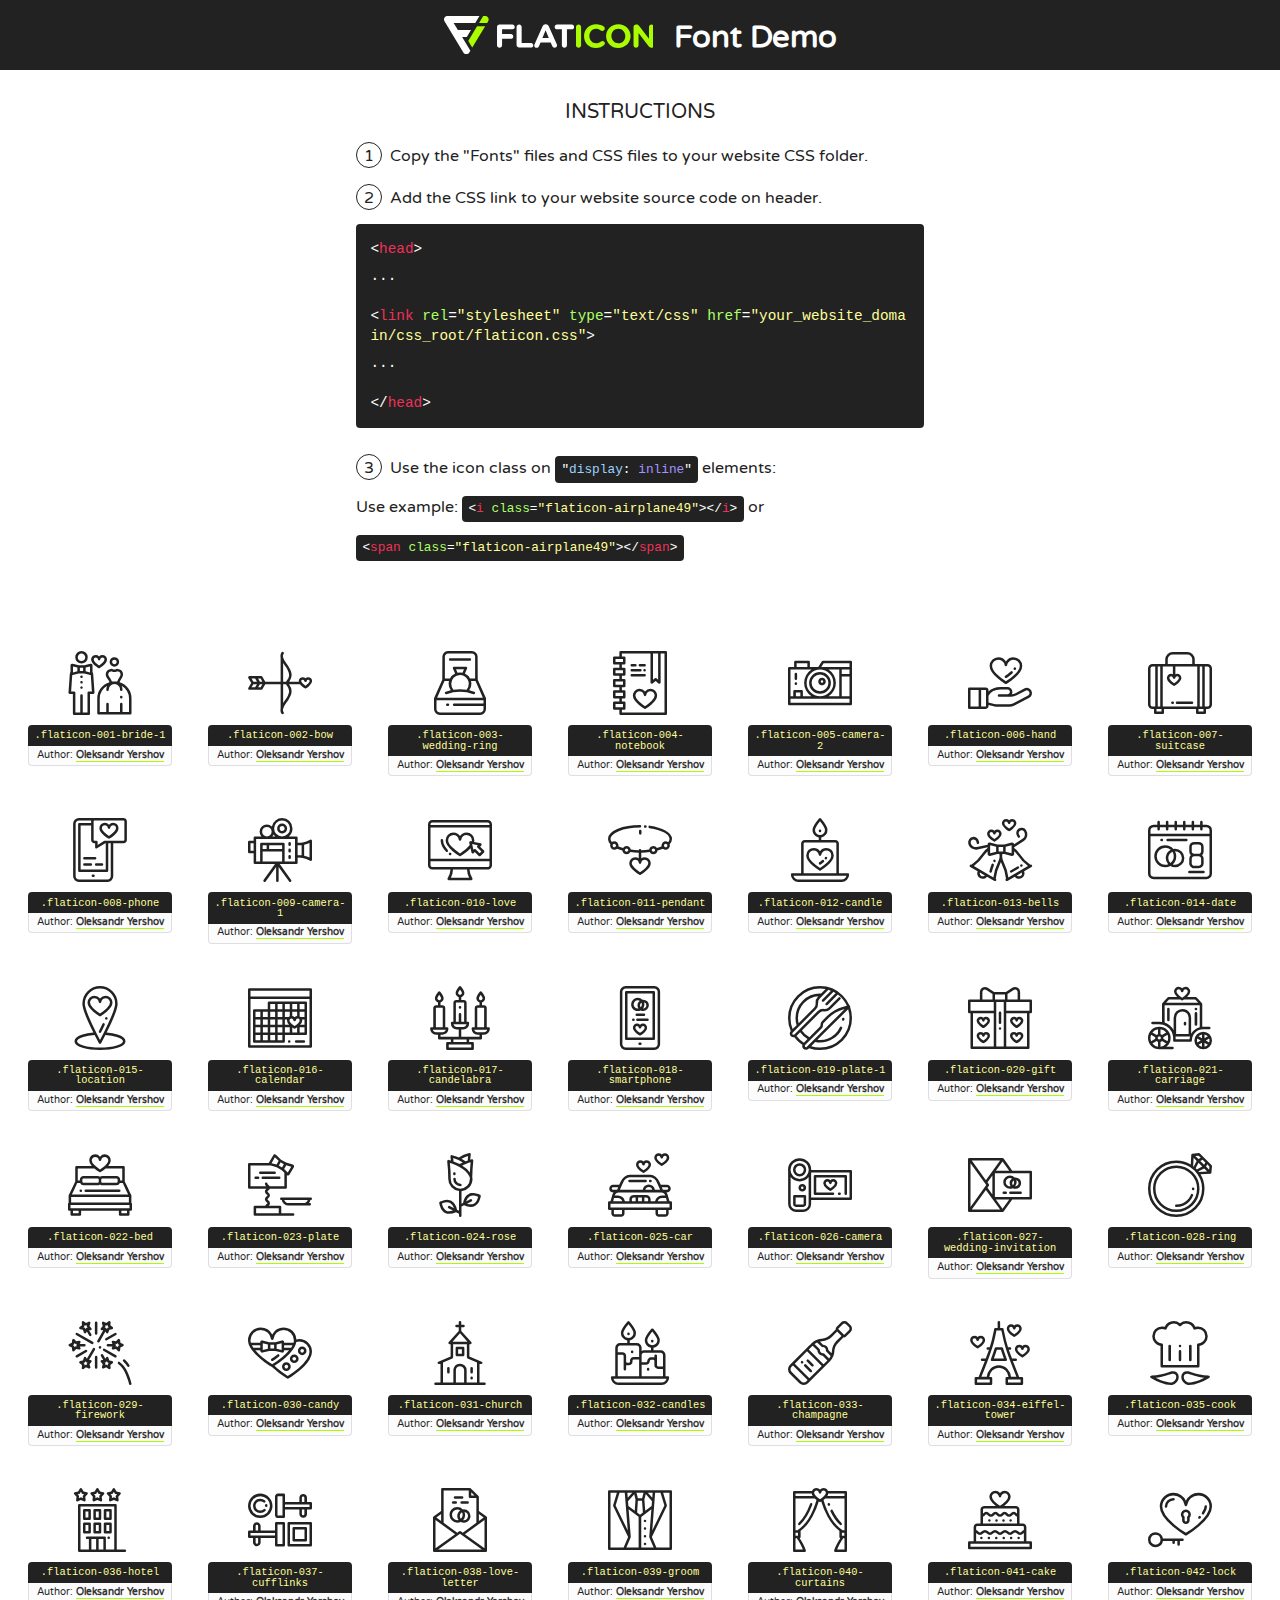
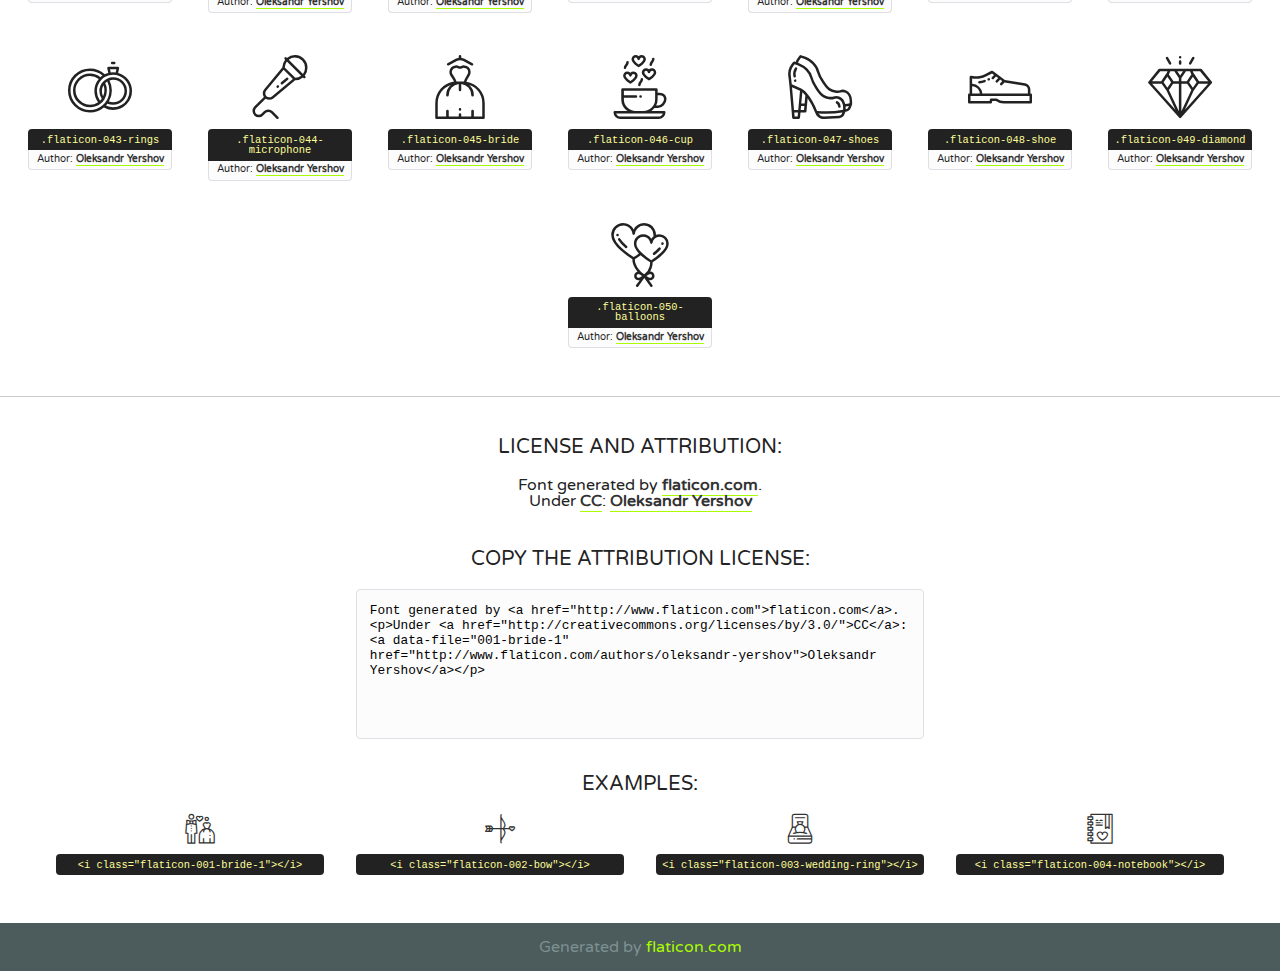
<file: public/fonts/wedding/flaticon.html>
<!DOCTYPE html>
<!--
  Flaticon icon font: Flaticon
  Creation date: 31/05/2017 09:53
-->
<html>
<!DOCTYPE html>
<html>

<head>
    <title>Flaticon WebFont</title>
    <link href="http://fonts.googleapis.com/css?family=Varela+Round" rel="stylesheet" type="text/css" />
    <link rel="stylesheet" type="text/css" href="flaticon.css">
    <meta charset="UTF-8">
    <style>
    html, body, div, span, applet, object, iframe,
    h1, h2, h3, h4, h5, h6, p, blockquote, pre,
    a, abbr, acronym, address, big, cite, code,
    del, dfn, em, img, ins, kbd, q, s, samp,
    small, strike, strong, sub, sup, tt, var,
    b, u, i, center,
    dl, dt, dd, ol, ul, li,
    fieldset, form, label, legend,
    table, caption, tbody, tfoot, thead, tr, th, td,
    article, aside, canvas, details, embed, 
    figure, figcaption, footer, header, hgroup, 
    menu, nav, output, ruby, section, summary,
    time, mark, audio, video {
        margin: 0;
        padding: 0;
        border: 0;
        font-size: 100%;
        font: inherit;
        vertical-align: baseline;
    }
    /* HTML5 display-role reset for older browsers */
    article, aside, details, figcaption, figure, 
    footer, header, hgroup, menu, nav, section {
        display: block;
    }
    body {
        line-height: 1;
    }
    ol, ul {
        list-style: none;
    }
    blockquote, q {
        quotes: none;
    }
    blockquote:before, blockquote:after,
    q:before, q:after {
        content: '';
        content: none;
    }
    table {
        border-collapse: collapse;
        border-spacing: 0;
    }
    body {
        font-family: 'Varela Round', Helvetica, Arial, sans-serif;
        font-size: 16px;
        color: #222;
    }
    a {
        color: #333;
        border-bottom: 1px solid #a9fd00;
        font-weight: bold;
        text-decoration: none;
    }
    * {
        -moz-box-sizing: border-box;
        -webkit-box-sizing: border-box;
        box-sizing: border-box;
        margin: 0;
        padding: 0;
    }
    [class^="flaticon-"]:before, [class*=" flaticon-"]:before, [class^="flaticon-"]:after, [class*=" flaticon-"]:after {
        font-family: Flaticon;
        font-size: 30px;
        font-style: normal;
        margin-left: 20px;
        color: #333;
    }
    .wrapper {
        max-width: 600px;
        margin: auto;
        padding: 0 1em;
    }
    .title {
        font-size: 1.25em;
        text-align: center;
        margin-bottom: 1em;
        text-transform: uppercase;
    }
    header {
        text-align: center;
        background-color: #222;
        color: #fff;
        padding: 1em;
    }
    header .logo {
        width: 210px;
        height: 38px;
        display: inline-block;
        vertical-align: middle;
        margin-right: 1em;
        border: none;
    }
    header strong {
        font-size: 1.95em;
        font-weight: bold;
        vertical-align: middle;
        margin-top: 5px;
        display: inline-block;
    }
    .demo {
        margin: 2em auto;
        line-height: 1.25em;
    }
    .demo ul li {
        margin-bottom: 1em;
    }
    .demo ul li .num {
        color: #222;
        border-radius: 20px;
        display: inline-block;
        width: 26px;
        padding: 3px;
        height: 26px;
        text-align: center;
        margin-right: 0.5em;
        border: 1px solid #222;
    }
    .demo ul li code {
        background-color: #222;
        border-radius: 4px;
        padding: 0.25em 0.5em;
        display: inline-block;
        color: #fff;
        font-family: Consolas,Monaco,Lucida Console,Liberation Mono,DejaVu Sans Mono,Bitstream Vera Sans Mono,Courier New, monospace;
        font-weight: lighter;
        margin-top: 1em;
        font-size: 0.8em;
        word-break: break-all;
    }
    .demo ul li code.big {
        padding: 1em;
        font-size: 0.9em;
    }
    .demo ul li code .red {
        color: #EF3159;
    }
    .demo ul li code .green {
        color: #ACFF65;
    }
    .demo ul li code .yellow {
        color: #FFFF99;
    }
    .demo ul li code .blue {
        color: #99D3FF;
    }
    .demo ul li code .purple {
        color: #A295FF;
    }
    .demo ul li code .dots {
        margin-top: 0.5em;
        display: block;
    }
    #glyphs {
        border-bottom: 1px solid #ccc;
        padding: 2em 0;
        text-align: center;
    }
    .glyph {
        display: inline-block;
        width: 9em;
        margin: 1em;
        text-align: center;
        vertical-align: top;
        background: #FFF;
    }
    .glyph .glyph-icon {
        padding: 10px;
        display: block;
        font-family:"Flaticon";
        font-size: 64px;
        line-height: 1;
    }
    .glyph .glyph-icon:before {
        font-size: 64px;
        color: #222;
        margin-left: 0;
    }
    .class-name {
        font-size: 0.65em;
        background-color: #222;
        color: #fff;
        border-radius: 4px 4px 0 0;
        padding: 0.5em;
        color: #FFFF99;
        font-family: Consolas,Monaco,Lucida Console,Liberation Mono,DejaVu Sans Mono,Bitstream Vera Sans Mono,Courier New, monospace;
    }
    .author-name {
        font-size: 0.6em;
        background-color: #fcfcfd;
        border: 1px solid #DEDEE4;
        border-top: 0;
        border-radius: 0 0 4px 4px;
        padding: 0.5em;
    }
    .class-name:last-child {
        font-size: 10px;
        color:#888;
    }
    .class-name:last-child a {
        font-size: 10px;
        color:#555;
    }
    .class-name:last-child a:hover {
        color:#a9fd00;
    }
    .glyph > input {
        display: block;
        width: 100px;
        margin: 5px auto;
        text-align: center;
        font-size: 12px;
        cursor: text;
    }
    .glyph > input.icon-input {
        font-family:"Flaticon";
        font-size: 16px;
        margin-bottom: 10px;
    }
    .attribution .title {
        margin-top: 2em;
    }
    .attribution textarea {
        background-color: #fcfcfd;
        padding: 1em;
        border: none;
        box-shadow: none;
        border: 1px solid #DEDEE4;
        border-radius: 4px;
        resize: none;
        width: 100%;
        height: 150px;
        font-size: 0.8em;
        font-family: Consolas,Monaco,Lucida Console,Liberation Mono,DejaVu Sans Mono,Bitstream Vera Sans Mono,Courier New, monospace;
        -webkit-appearance: none;
    }
    .iconsuse {
        margin: 2em auto;
        text-align: center;
        max-width: 1200px;
    }
    .iconsuse:after {
        content: '';
        display: table;
        clear: both;
    }
    .iconsuse .image {
        float: left;
        width: 25%;
        padding: 0 1em;
    }
    .iconsuse .image p {
        margin-bottom: 1em;
    }
    .iconsuse .image span {
        display: block;
        font-size: 0.65em;
        background-color: #222;
        color: #fff;
        border-radius: 4px;
        padding: 0.5em;
        color: #FFFF99;
        margin-top: 1em;
        font-family: Consolas,Monaco,Lucida Console,Liberation Mono,DejaVu Sans Mono,Bitstream Vera Sans Mono,Courier New, monospace;
    }
    #footer {
        text-align: center;
        background-color: #4C5B5C;
        color: #7c9192;
        padding: 1em;
    }
    #footer a {
        border: none;
        color: #a9fd00;
        font-weight: normal;
    }
    @media (max-width: 960px) {
        .iconsuse .image {
            width: 50%;
        }
    }
    @media (max-width: 560px) {
        .iconsuse .image {
            width: 100%;
        }
    }
    </style>
</head>

<body class="characters-off">

    <header>
        <a href="http://www.flaticon.com" target="_blank" class="logo">
            <svg version="1.1" xmlns="http://www.w3.org/2000/svg" xmlns:xlink="http://www.w3.org/1999/xlink" xmlns:a="http://ns.adobe.com/AdobeSVGViewerExtensions/3.0/" viewBox="0 0 560.875 102.036" enable-background="new 0 0 560.875 102.036" xml:space="preserve">
                <defs>
                </defs>
                <g>
                    <g class="letters">
                        <path fill="#ffffff" d="M141.596,29.675c0-3.777,2.985-6.767,6.764-6.767h34.438c3.426,0,6.15,2.728,6.15,6.15
                        c0,3.43-2.724,6.149-6.15,6.149h-27.674v13.091h23.719c3.429,0,6.151,2.724,6.151,6.15c0,3.43-2.723,6.149-6.151,6.149h-23.719
                        v17.574c0,3.773-2.986,6.761-6.764,6.761c-3.779,0-6.764-2.989-6.764-6.761V29.675z"></path>
                        <path fill="#ffffff" d="M193.844,29.149c0-3.781,2.985-6.767,6.764-6.767c3.776,0,6.763,2.985,6.763,6.767v42.957h25.039
                        c3.426,0,6.149,2.726,6.149,6.153c0,3.425-2.723,6.15-6.149,6.15h-31.802c-3.779,0-6.764-2.986-6.764-6.768V29.149z"></path>
                        <path fill="#ffffff" d="M241.891,75.71l21.438-48.407c1.492-3.341,4.215-5.357,7.906-5.357h0.792
                        c3.686,0,6.323,2.017,7.815,5.357l21.439,48.407c0.436,0.967,0.701,1.845,0.701,2.723c0,3.602-2.809,6.501-6.414,6.501
                        c-3.161,0-5.269-1.845-6.499-4.655l-4.132-9.661h-27.059l-4.301,10.102c-1.144,2.631-3.426,4.214-6.237,4.214
                        c-3.517,0-6.24-2.81-6.24-6.325C241.1,77.64,241.451,76.677,241.891,75.71z M279.932,58.666l-8.521-20.297l-8.526,20.297H279.932
                        z"></path>
                        <path fill="#ffffff" d="M314.864,35.387H301.86c-3.429,0-6.239-2.813-6.239-6.238c0-3.429,2.811-6.24,6.239-6.24h39.533
                        c3.426,0,6.237,2.811,6.237,6.24c0,3.425-2.811,6.238-6.237,6.238h-13.001v42.785c0,3.773-2.99,6.761-6.764,6.761
                        c-3.779,0-6.764-2.989-6.764-6.761V35.387z"></path>
                        <path fill="#A9FD00" d="M352.615,29.149c0-3.781,2.985-6.767,6.767-6.767c3.774,0,6.761,2.985,6.761,6.767v49.024
                        c0,3.773-2.987,6.761-6.761,6.761c-3.781,0-6.767-2.989-6.767-6.761V29.149z"></path>
                        <path fill="#A9FD00" d="M374.132,53.836v-0.179c0-17.481,13.178-31.801,32.065-31.801c9.22,0,15.459,2.458,20.557,6.238
                        c1.402,1.054,2.637,2.985,2.637,5.357c0,3.692-2.985,6.59-6.681,6.59c-1.845,0-3.071-0.702-4.044-1.319
                        c-3.776-2.813-7.729-4.393-12.562-4.393c-10.364,0-17.831,8.611-17.831,19.154v0.173c0,10.542,7.291,19.329,17.831,19.329
                        c5.715,0,9.492-1.756,13.359-4.834c1.049-0.874,2.458-1.491,4.039-1.491c3.429,0,6.325,2.813,6.325,6.236
                        c0,2.106-1.056,3.78-2.282,4.834c-5.539,4.834-12.036,7.733-21.878,7.733C387.572,85.464,374.132,71.493,374.132,53.836z"></path>
                        <path fill="#A9FD00" d="M433.009,53.836v-0.179c0-17.481,13.79-31.801,32.766-31.801c18.981,0,32.592,14.143,32.592,31.628v0.173
                        c0,17.483-13.785,31.807-32.769,31.807C446.625,85.464,433.009,71.32,433.009,53.836z M484.224,53.836v-0.179
                        c0-10.539-7.725-19.326-18.626-19.326c-10.893,0-18.449,8.611-18.449,19.154v0.173c0,10.542,7.73,19.329,18.626,19.329
                        C476.676,72.986,484.224,64.378,484.224,53.836z"></path>
                        <path fill="#A9FD00" d="M506.233,29.321c0-3.774,2.99-6.763,6.767-6.763h1.401c3.252,0,5.183,1.583,7.029,3.953l26.093,34.265
                        V29.059c0-3.692,2.99-6.677,6.681-6.677c3.683,0,6.671,2.985,6.671,6.677v48.934c0,3.78-2.987,6.765-6.764,6.765h-0.436
                        c-3.257,0-5.188-1.581-7.034-3.953l-27.056-35.492v32.944c0,3.687-2.985,6.676-6.678,6.676c-3.683,0-6.673-2.989-6.673-6.676
                        V29.321z"></path>
                    </g>
                    <g class="insignia">
                        <path fill="#ffffff" d="M48.372,56.137h12.517l11.156-18.537H37.186L25.688,18.539h57.825L94.668,0H9.271
                        C5.925,0,2.842,1.801,1.198,4.716c-1.644,2.907-1.593,6.482,0.134,9.343l50.38,83.501c1.678,2.781,4.689,4.476,7.938,4.476
                        c3.246,0,6.257-1.695,7.935-4.476l2.898-4.804L48.372,56.137z"></path>
                        <g class="i">
                            <path fill="#A9FD00" d="M93.575,18.539h0.031v0.004l21.652,0.004l2.705-4.488c1.727-2.861,1.778-6.436,0.133-9.343
                            C116.454,1.801,113.371,0,110.026,0h-5.294L93.575,18.539z"></path>
                            <polygon fill="#A9FD00" points="88.291,27.356 64.725,66.486 75.519,84.404 109.942,27.356"></polygon>
                        </g>
                    </g>
                </g>
            </svg>
        </a>
        <strong>Font Demo</strong>
    </header>


    <section class="demo wrapper">

        <p class="title">Instructions</p>

        <ul>
            <li>
                <span class="num">1</span>Copy the "Fonts" files and CSS files to your website CSS folder.
            </li>
            <li>
                <span class="num">2</span>Add the CSS link to your website source code on header.
                <code class="big">
                    &lt;<span class="red">head</span>&gt;
                    <br/><span class="dots">...</span>
                    <br/>&lt;<span class="red">link</span> <span class="green">rel</span>=<span class="yellow">"stylesheet"</span> <span class="green">type</span>=<span class="yellow">"text/css"</span> <span class="green">href</span>=<span class="yellow">"your_website_domain/css_root/flaticon.css"</span>&gt;
                    <br/><span class="dots">...</span>
                    <br/>&lt;/<span class="red">head</span>&gt;
                </code>
            </li>

            <li>
                <p>
                    <span class="num">3</span>Use the icon class on <code>"<span class="blue">display</span>:<span class="purple"> inline</span>"</code> elements:
                    <br />
                    Use example: <code>&lt;<span class="red">i</span> <span class="green">class</span>=<span class="yellow">&quot;flaticon-airplane49&quot;</span>&gt;&lt;/<span class="red">i</span>&gt;</code> or <code>&lt;<span class="red">span</span> <span class="green">class</span>=<span class="yellow">&quot;flaticon-airplane49&quot;</span>&gt;&lt;/<span class="red">span</span>&gt;</code>
            </li>
        </ul>

    </section>




   <section id="glyphs">          
    
      
        <div class="glyph"><div class="glyph-icon flaticon-001-bride-1"></div>
            <div class="class-name">.flaticon-001-bride-1</div>
            <div class="author-name">Author: <a data-file="001-bride-1" href="http://www.flaticon.com/authors/oleksandr-yershov">Oleksandr Yershov</a> </div> 
        </div>        
        
        <div class="glyph"><div class="glyph-icon flaticon-002-bow"></div>
            <div class="class-name">.flaticon-002-bow</div>
            <div class="author-name">Author: <a data-file="002-bow" href="http://www.flaticon.com/authors/oleksandr-yershov">Oleksandr Yershov</a> </div> 
        </div>        
        
        <div class="glyph"><div class="glyph-icon flaticon-003-wedding-ring"></div>
            <div class="class-name">.flaticon-003-wedding-ring</div>
            <div class="author-name">Author: <a data-file="003-wedding-ring" href="http://www.flaticon.com/authors/oleksandr-yershov">Oleksandr Yershov</a> </div> 
        </div>        
        
        <div class="glyph"><div class="glyph-icon flaticon-004-notebook"></div>
            <div class="class-name">.flaticon-004-notebook</div>
            <div class="author-name">Author: <a data-file="004-notebook" href="http://www.flaticon.com/authors/oleksandr-yershov">Oleksandr Yershov</a> </div> 
        </div>        
        
        <div class="glyph"><div class="glyph-icon flaticon-005-camera-2"></div>
            <div class="class-name">.flaticon-005-camera-2</div>
            <div class="author-name">Author: <a data-file="005-camera-2" href="http://www.flaticon.com/authors/oleksandr-yershov">Oleksandr Yershov</a> </div> 
        </div>        
        
        <div class="glyph"><div class="glyph-icon flaticon-006-hand"></div>
            <div class="class-name">.flaticon-006-hand</div>
            <div class="author-name">Author: <a data-file="006-hand" href="http://www.flaticon.com/authors/oleksandr-yershov">Oleksandr Yershov</a> </div> 
        </div>        
        
        <div class="glyph"><div class="glyph-icon flaticon-007-suitcase"></div>
            <div class="class-name">.flaticon-007-suitcase</div>
            <div class="author-name">Author: <a data-file="007-suitcase" href="http://www.flaticon.com/authors/oleksandr-yershov">Oleksandr Yershov</a> </div> 
        </div>        
        
        <div class="glyph"><div class="glyph-icon flaticon-008-phone"></div>
            <div class="class-name">.flaticon-008-phone</div>
            <div class="author-name">Author: <a data-file="008-phone" href="http://www.flaticon.com/authors/oleksandr-yershov">Oleksandr Yershov</a> </div> 
        </div>        
        
        <div class="glyph"><div class="glyph-icon flaticon-009-camera-1"></div>
            <div class="class-name">.flaticon-009-camera-1</div>
            <div class="author-name">Author: <a data-file="009-camera-1" href="http://www.flaticon.com/authors/oleksandr-yershov">Oleksandr Yershov</a> </div> 
        </div>        
        
        <div class="glyph"><div class="glyph-icon flaticon-010-love"></div>
            <div class="class-name">.flaticon-010-love</div>
            <div class="author-name">Author: <a data-file="010-love" href="http://www.flaticon.com/authors/oleksandr-yershov">Oleksandr Yershov</a> </div> 
        </div>        
        
        <div class="glyph"><div class="glyph-icon flaticon-011-pendant"></div>
            <div class="class-name">.flaticon-011-pendant</div>
            <div class="author-name">Author: <a data-file="011-pendant" href="http://www.flaticon.com/authors/oleksandr-yershov">Oleksandr Yershov</a> </div> 
        </div>        
        
        <div class="glyph"><div class="glyph-icon flaticon-012-candle"></div>
            <div class="class-name">.flaticon-012-candle</div>
            <div class="author-name">Author: <a data-file="012-candle" href="http://www.flaticon.com/authors/oleksandr-yershov">Oleksandr Yershov</a> </div> 
        </div>        
        
        <div class="glyph"><div class="glyph-icon flaticon-013-bells"></div>
            <div class="class-name">.flaticon-013-bells</div>
            <div class="author-name">Author: <a data-file="013-bells" href="http://www.flaticon.com/authors/oleksandr-yershov">Oleksandr Yershov</a> </div> 
        </div>        
        
        <div class="glyph"><div class="glyph-icon flaticon-014-date"></div>
            <div class="class-name">.flaticon-014-date</div>
            <div class="author-name">Author: <a data-file="014-date" href="http://www.flaticon.com/authors/oleksandr-yershov">Oleksandr Yershov</a> </div> 
        </div>        
        
        <div class="glyph"><div class="glyph-icon flaticon-015-location"></div>
            <div class="class-name">.flaticon-015-location</div>
            <div class="author-name">Author: <a data-file="015-location" href="http://www.flaticon.com/authors/oleksandr-yershov">Oleksandr Yershov</a> </div> 
        </div>        
        
        <div class="glyph"><div class="glyph-icon flaticon-016-calendar"></div>
            <div class="class-name">.flaticon-016-calendar</div>
            <div class="author-name">Author: <a data-file="016-calendar" href="http://www.flaticon.com/authors/oleksandr-yershov">Oleksandr Yershov</a> </div> 
        </div>        
        
        <div class="glyph"><div class="glyph-icon flaticon-017-candelabra"></div>
            <div class="class-name">.flaticon-017-candelabra</div>
            <div class="author-name">Author: <a data-file="017-candelabra" href="http://www.flaticon.com/authors/oleksandr-yershov">Oleksandr Yershov</a> </div> 
        </div>        
        
        <div class="glyph"><div class="glyph-icon flaticon-018-smartphone"></div>
            <div class="class-name">.flaticon-018-smartphone</div>
            <div class="author-name">Author: <a data-file="018-smartphone" href="http://www.flaticon.com/authors/oleksandr-yershov">Oleksandr Yershov</a> </div> 
        </div>        
        
        <div class="glyph"><div class="glyph-icon flaticon-019-plate-1"></div>
            <div class="class-name">.flaticon-019-plate-1</div>
            <div class="author-name">Author: <a data-file="019-plate-1" href="http://www.flaticon.com/authors/oleksandr-yershov">Oleksandr Yershov</a> </div> 
        </div>        
        
        <div class="glyph"><div class="glyph-icon flaticon-020-gift"></div>
            <div class="class-name">.flaticon-020-gift</div>
            <div class="author-name">Author: <a data-file="020-gift" href="http://www.flaticon.com/authors/oleksandr-yershov">Oleksandr Yershov</a> </div> 
        </div>        
        
        <div class="glyph"><div class="glyph-icon flaticon-021-carriage"></div>
            <div class="class-name">.flaticon-021-carriage</div>
            <div class="author-name">Author: <a data-file="021-carriage" href="http://www.flaticon.com/authors/oleksandr-yershov">Oleksandr Yershov</a> </div> 
        </div>        
        
        <div class="glyph"><div class="glyph-icon flaticon-022-bed"></div>
            <div class="class-name">.flaticon-022-bed</div>
            <div class="author-name">Author: <a data-file="022-bed" href="http://www.flaticon.com/authors/oleksandr-yershov">Oleksandr Yershov</a> </div> 
        </div>        
        
        <div class="glyph"><div class="glyph-icon flaticon-023-plate"></div>
            <div class="class-name">.flaticon-023-plate</div>
            <div class="author-name">Author: <a data-file="023-plate" href="http://www.flaticon.com/authors/oleksandr-yershov">Oleksandr Yershov</a> </div> 
        </div>        
        
        <div class="glyph"><div class="glyph-icon flaticon-024-rose"></div>
            <div class="class-name">.flaticon-024-rose</div>
            <div class="author-name">Author: <a data-file="024-rose" href="http://www.flaticon.com/authors/oleksandr-yershov">Oleksandr Yershov</a> </div> 
        </div>        
        
        <div class="glyph"><div class="glyph-icon flaticon-025-car"></div>
            <div class="class-name">.flaticon-025-car</div>
            <div class="author-name">Author: <a data-file="025-car" href="http://www.flaticon.com/authors/oleksandr-yershov">Oleksandr Yershov</a> </div> 
        </div>        
        
        <div class="glyph"><div class="glyph-icon flaticon-026-camera"></div>
            <div class="class-name">.flaticon-026-camera</div>
            <div class="author-name">Author: <a data-file="026-camera" href="http://www.flaticon.com/authors/oleksandr-yershov">Oleksandr Yershov</a> </div> 
        </div>        
        
        <div class="glyph"><div class="glyph-icon flaticon-027-wedding-invitation"></div>
            <div class="class-name">.flaticon-027-wedding-invitation</div>
            <div class="author-name">Author: <a data-file="027-wedding-invitation" href="http://www.flaticon.com/authors/oleksandr-yershov">Oleksandr Yershov</a> </div> 
        </div>        
        
        <div class="glyph"><div class="glyph-icon flaticon-028-ring"></div>
            <div class="class-name">.flaticon-028-ring</div>
            <div class="author-name">Author: <a data-file="028-ring" href="http://www.flaticon.com/authors/oleksandr-yershov">Oleksandr Yershov</a> </div> 
        </div>        
        
        <div class="glyph"><div class="glyph-icon flaticon-029-firework"></div>
            <div class="class-name">.flaticon-029-firework</div>
            <div class="author-name">Author: <a data-file="029-firework" href="http://www.flaticon.com/authors/oleksandr-yershov">Oleksandr Yershov</a> </div> 
        </div>        
        
        <div class="glyph"><div class="glyph-icon flaticon-030-candy"></div>
            <div class="class-name">.flaticon-030-candy</div>
            <div class="author-name">Author: <a data-file="030-candy" href="http://www.flaticon.com/authors/oleksandr-yershov">Oleksandr Yershov</a> </div> 
        </div>        
        
        <div class="glyph"><div class="glyph-icon flaticon-031-church"></div>
            <div class="class-name">.flaticon-031-church</div>
            <div class="author-name">Author: <a data-file="031-church" href="http://www.flaticon.com/authors/oleksandr-yershov">Oleksandr Yershov</a> </div> 
        </div>        
        
        <div class="glyph"><div class="glyph-icon flaticon-032-candles"></div>
            <div class="class-name">.flaticon-032-candles</div>
            <div class="author-name">Author: <a data-file="032-candles" href="http://www.flaticon.com/authors/oleksandr-yershov">Oleksandr Yershov</a> </div> 
        </div>        
        
        <div class="glyph"><div class="glyph-icon flaticon-033-champagne"></div>
            <div class="class-name">.flaticon-033-champagne</div>
            <div class="author-name">Author: <a data-file="033-champagne" href="http://www.flaticon.com/authors/oleksandr-yershov">Oleksandr Yershov</a> </div> 
        </div>        
        
        <div class="glyph"><div class="glyph-icon flaticon-034-eiffel-tower"></div>
            <div class="class-name">.flaticon-034-eiffel-tower</div>
            <div class="author-name">Author: <a data-file="034-eiffel-tower" href="http://www.flaticon.com/authors/oleksandr-yershov">Oleksandr Yershov</a> </div> 
        </div>        
        
        <div class="glyph"><div class="glyph-icon flaticon-035-cook"></div>
            <div class="class-name">.flaticon-035-cook</div>
            <div class="author-name">Author: <a data-file="035-cook" href="http://www.flaticon.com/authors/oleksandr-yershov">Oleksandr Yershov</a> </div> 
        </div>        
        
        <div class="glyph"><div class="glyph-icon flaticon-036-hotel"></div>
            <div class="class-name">.flaticon-036-hotel</div>
            <div class="author-name">Author: <a data-file="036-hotel" href="http://www.flaticon.com/authors/oleksandr-yershov">Oleksandr Yershov</a> </div> 
        </div>        
        
        <div class="glyph"><div class="glyph-icon flaticon-037-cufflinks"></div>
            <div class="class-name">.flaticon-037-cufflinks</div>
            <div class="author-name">Author: <a data-file="037-cufflinks" href="http://www.flaticon.com/authors/oleksandr-yershov">Oleksandr Yershov</a> </div> 
        </div>        
        
        <div class="glyph"><div class="glyph-icon flaticon-038-love-letter"></div>
            <div class="class-name">.flaticon-038-love-letter</div>
            <div class="author-name">Author: <a data-file="038-love-letter" href="http://www.flaticon.com/authors/oleksandr-yershov">Oleksandr Yershov</a> </div> 
        </div>        
        
        <div class="glyph"><div class="glyph-icon flaticon-039-groom"></div>
            <div class="class-name">.flaticon-039-groom</div>
            <div class="author-name">Author: <a data-file="039-groom" href="http://www.flaticon.com/authors/oleksandr-yershov">Oleksandr Yershov</a> </div> 
        </div>        
        
        <div class="glyph"><div class="glyph-icon flaticon-040-curtains"></div>
            <div class="class-name">.flaticon-040-curtains</div>
            <div class="author-name">Author: <a data-file="040-curtains" href="http://www.flaticon.com/authors/oleksandr-yershov">Oleksandr Yershov</a> </div> 
        </div>        
        
        <div class="glyph"><div class="glyph-icon flaticon-041-cake"></div>
            <div class="class-name">.flaticon-041-cake</div>
            <div class="author-name">Author: <a data-file="041-cake" href="http://www.flaticon.com/authors/oleksandr-yershov">Oleksandr Yershov</a> </div> 
        </div>        
        
        <div class="glyph"><div class="glyph-icon flaticon-042-lock"></div>
            <div class="class-name">.flaticon-042-lock</div>
            <div class="author-name">Author: <a data-file="042-lock" href="http://www.flaticon.com/authors/oleksandr-yershov">Oleksandr Yershov</a> </div> 
        </div>        
        
        <div class="glyph"><div class="glyph-icon flaticon-043-rings"></div>
            <div class="class-name">.flaticon-043-rings</div>
            <div class="author-name">Author: <a data-file="043-rings" href="http://www.flaticon.com/authors/oleksandr-yershov">Oleksandr Yershov</a> </div> 
        </div>        
        
        <div class="glyph"><div class="glyph-icon flaticon-044-microphone"></div>
            <div class="class-name">.flaticon-044-microphone</div>
            <div class="author-name">Author: <a data-file="044-microphone" href="http://www.flaticon.com/authors/oleksandr-yershov">Oleksandr Yershov</a> </div> 
        </div>        
        
        <div class="glyph"><div class="glyph-icon flaticon-045-bride"></div>
            <div class="class-name">.flaticon-045-bride</div>
            <div class="author-name">Author: <a data-file="045-bride" href="http://www.flaticon.com/authors/oleksandr-yershov">Oleksandr Yershov</a> </div> 
        </div>        
        
        <div class="glyph"><div class="glyph-icon flaticon-046-cup"></div>
            <div class="class-name">.flaticon-046-cup</div>
            <div class="author-name">Author: <a data-file="046-cup" href="http://www.flaticon.com/authors/oleksandr-yershov">Oleksandr Yershov</a> </div> 
        </div>        
        
        <div class="glyph"><div class="glyph-icon flaticon-047-shoes"></div>
            <div class="class-name">.flaticon-047-shoes</div>
            <div class="author-name">Author: <a data-file="047-shoes" href="http://www.flaticon.com/authors/oleksandr-yershov">Oleksandr Yershov</a> </div> 
        </div>        
        
        <div class="glyph"><div class="glyph-icon flaticon-048-shoe"></div>
            <div class="class-name">.flaticon-048-shoe</div>
            <div class="author-name">Author: <a data-file="048-shoe" href="http://www.flaticon.com/authors/oleksandr-yershov">Oleksandr Yershov</a> </div> 
        </div>        
        
        <div class="glyph"><div class="glyph-icon flaticon-049-diamond"></div>
            <div class="class-name">.flaticon-049-diamond</div>
            <div class="author-name">Author: <a data-file="049-diamond" href="http://www.flaticon.com/authors/oleksandr-yershov">Oleksandr Yershov</a> </div> 
        </div>        
        
        <div class="glyph"><div class="glyph-icon flaticon-050-balloons"></div>
            <div class="class-name">.flaticon-050-balloons</div>
            <div class="author-name">Author: <a data-file="050-balloons" href="http://www.flaticon.com/authors/oleksandr-yershov">Oleksandr Yershov</a> </div> 
        </div>        
        

    </section>



    <section class="attribution wrapper"   style="text-align:center;">

      <div class="title">License and attribution:</div><div class="attrDiv">Font generated by <a href="http://www.flaticon.com">flaticon.com</a>. <div><p>Under <a href="http://creativecommons.org/licenses/by/3.0/">CC</a>: <a data-file="001-bride-1" href="http://www.flaticon.com/authors/oleksandr-yershov">Oleksandr Yershov</a></p>  </div>
      </div>
      <div class="title">Copy the Attribution License:</div>

    <textarea onclick="this.focus();this.select();">Font generated by &lt;a href=&quot;http://www.flaticon.com&quot;&gt;flaticon.com&lt;/a&gt;. <p>Under <a href="http://creativecommons.org/licenses/by/3.0/">CC</a>: <a data-file="001-bride-1" href="http://www.flaticon.com/authors/oleksandr-yershov">Oleksandr Yershov</a></p>  
     </textarea>

    </section>

    <section class="iconsuse">

          <div class="title">Examples:</div>            
             
            <div class="image">
                <p>
                    <i class="glyph-icon flaticon-001-bride-1"></i> 
                    <span>&lt;i class=&quot;flaticon-001-bride-1&quot;&gt;&lt;/i&gt;</span>
                </p>
            </div>
            
            <div class="image">
                <p>
                    <i class="glyph-icon flaticon-002-bow"></i> 
                    <span>&lt;i class=&quot;flaticon-002-bow&quot;&gt;&lt;/i&gt;</span>
                </p>
            </div>
            
            <div class="image">
                <p>
                    <i class="glyph-icon flaticon-003-wedding-ring"></i> 
                    <span>&lt;i class=&quot;flaticon-003-wedding-ring&quot;&gt;&lt;/i&gt;</span>
                </p>
            </div>
            
            <div class="image">
                <p>
                    <i class="glyph-icon flaticon-004-notebook"></i> 
                    <span>&lt;i class=&quot;flaticon-004-notebook&quot;&gt;&lt;/i&gt;</span>
                </p>
            </div>
                       
        </div>
                            
    </section>

<div id="footer">
    <div>Generated by <a href="http://www.flaticon.com">flaticon.com</a>
    </div>
</div>



</body>
</html>
</file>
<file: public/fonts/themify-icons.css>
@font-face {
	font-family: 'themify';
	src:url('fonts/themify.eot?-fvbane');
	src:url('fonts/themify.eot?#iefix-fvbane') format('embedded-opentype'),
		url('fonts/themify.woff?-fvbane') format('woff'),
		url('fonts/themify.ttf?-fvbane') format('truetype'),
		url('fonts/themify.svg?-fvbane#themify') format('svg');
	font-weight: normal;
	font-style: normal;
}

[class^="ti-"], [class*=" ti-"] {
	font-family: 'themify';
	speak: none;
	font-style: normal;
	font-weight: normal;
	font-variant: normal;
	text-transform: none;
	line-height: 1;

	/* Better Font Rendering =========== */
	-webkit-font-smoothing: antialiased;
	-moz-osx-font-smoothing: grayscale;
}

.ti-wand:before {
	content: "\e600";
}
.ti-volume:before {
	content: "\e601";
}
.ti-user:before {
	content: "\e602";
}
.ti-unlock:before {
	content: "\e603";
}
.ti-unlink:before {
	content: "\e604";
}
.ti-trash:before {
	content: "\e605";
}
.ti-thought:before {
	content: "\e606";
}
.ti-target:before {
	content: "\e607";
}
.ti-tag:before {
	content: "\e608";
}
.ti-tablet:before {
	content: "\e609";
}
.ti-star:before {
	content: "\e60a";
}
.ti-spray:before {
	content: "\e60b";
}
.ti-signal:before {
	content: "\e60c";
}
.ti-shopping-cart:before {
	content: "\e60d";
}
.ti-shopping-cart-full:before {
	content: "\e60e";
}
.ti-settings:before {
	content: "\e60f";
}
.ti-search:before {
	content: "\e610";
}
.ti-zoom-in:before {
	content: "\e611";
}
.ti-zoom-out:before {
	content: "\e612";
}
.ti-cut:before {
	content: "\e613";
}
.ti-ruler:before {
	content: "\e614";
}
.ti-ruler-pencil:before {
	content: "\e615";
}
.ti-ruler-alt:before {
	content: "\e616";
}
.ti-bookmark:before {
	content: "\e617";
}
.ti-bookmark-alt:before {
	content: "\e618";
}
.ti-reload:before {
	content: "\e619";
}
.ti-plus:before {
	content: "\e61a";
}
.ti-pin:before {
	content: "\e61b";
}
.ti-pencil:before {
	content: "\e61c";
}
.ti-pencil-alt:before {
	content: "\e61d";
}
.ti-paint-roller:before {
	content: "\e61e";
}
.ti-paint-bucket:before {
	content: "\e61f";
}
.ti-na:before {
	content: "\e620";
}
.ti-mobile:before {
	content: "\e621";
}
.ti-minus:before {
	content: "\e622";
}
.ti-medall:before {
	content: "\e623";
}
.ti-medall-alt:before {
	content: "\e624";
}
.ti-marker:before {
	content: "\e625";
}
.ti-marker-alt:before {
	content: "\e626";
}
.ti-arrow-up:before {
	content: "\e627";
}
.ti-arrow-right:before {
	content: "\e628";
}
.ti-arrow-left:before {
	content: "\e629";
}
.ti-arrow-down:before {
	content: "\e62a";
}
.ti-lock:before {
	content: "\e62b";
}
.ti-location-arrow:before {
	content: "\e62c";
}
.ti-link:before {
	content: "\e62d";
}
.ti-layout:before {
	content: "\e62e";
}
.ti-layers:before {
	content: "\e62f";
}
.ti-layers-alt:before {
	content: "\e630";
}
.ti-key:before {
	content: "\e631";
}
.ti-import:before {
	content: "\e632";
}
.ti-image:before {
	content: "\e633";
}
.ti-heart:before {
	content: "\e634";
}
.ti-heart-broken:before {
	content: "\e635";
}
.ti-hand-stop:before {
	content: "\e636";
}
.ti-hand-open:before {
	content: "\e637";
}
.ti-hand-drag:before {
	content: "\e638";
}
.ti-folder:before {
	content: "\e639";
}
.ti-flag:before {
	content: "\e63a";
}
.ti-flag-alt:before {
	content: "\e63b";
}
.ti-flag-alt-2:before {
	content: "\e63c";
}
.ti-eye:before {
	content: "\e63d";
}
.ti-export:before {
	content: "\e63e";
}
.ti-exchange-vertical:before {
	content: "\e63f";
}
.ti-desktop:before {
	content: "\e640";
}
.ti-cup:before {
	content: "\e641";
}
.ti-crown:before {
	content: "\e642";
}
.ti-comments:before {
	content: "\e643";
}
.ti-comment:before {
	content: "\e644";
}
.ti-comment-alt:before {
	content: "\e645";
}
.ti-close:before {
	content: "\e646";
}
.ti-clip:before {
	content: "\e647";
}
.ti-angle-up:before {
	content: "\e648";
}
.ti-angle-right:before {
	content: "\e649";
}
.ti-angle-left:before {
	content: "\e64a";
}
.ti-angle-down:before {
	content: "\e64b";
}
.ti-check:before {
	content: "\e64c";
}
.ti-check-box:before {
	content: "\e64d";
}
.ti-camera:before {
	content: "\e64e";
}
.ti-announcement:before {
	content: "\e64f";
}
.ti-brush:before {
	content: "\e650";
}
.ti-briefcase:before {
	content: "\e651";
}
.ti-bolt:before {
	content: "\e652";
}
.ti-bolt-alt:before {
	content: "\e653";
}
.ti-blackboard:before {
	content: "\e654";
}
.ti-bag:before {
	content: "\e655";
}
.ti-move:before {
	content: "\e656";
}
.ti-arrows-vertical:before {
	content: "\e657";
}
.ti-arrows-horizontal:before {
	content: "\e658";
}
.ti-fullscreen:before {
	content: "\e659";
}
.ti-arrow-top-right:before {
	content: "\e65a";
}
.ti-arrow-top-left:before {
	content: "\e65b";
}
.ti-arrow-circle-up:before {
	content: "\e65c";
}
.ti-arrow-circle-right:before {
	content: "\e65d";
}
.ti-arrow-circle-left:before {
	content: "\e65e";
}
.ti-arrow-circle-down:before {
	content: "\e65f";
}
.ti-angle-double-up:before {
	content: "\e660";
}
.ti-angle-double-right:before {
	content: "\e661";
}
.ti-angle-double-left:before {
	content: "\e662";
}
.ti-angle-double-down:before {
	content: "\e663";
}
.ti-zip:before {
	content: "\e664";
}
.ti-world:before {
	content: "\e665";
}
.ti-wheelchair:before {
	content: "\e666";
}
.ti-view-list:before {
	content: "\e667";
}
.ti-view-list-alt:before {
	content: "\e668";
}
.ti-view-grid:before {
	content: "\e669";
}
.ti-uppercase:before {
	content: "\e66a";
}
.ti-upload:before {
	content: "\e66b";
}
.ti-underline:before {
	content: "\e66c";
}
.ti-truck:before {
	content: "\e66d";
}
.ti-timer:before {
	content: "\e66e";
}
.ti-ticket:before {
	content: "\e66f";
}
.ti-thumb-up:before {
	content: "\e670";
}
.ti-thumb-down:before {
	content: "\e671";
}
.ti-text:before {
	content: "\e672";
}
.ti-stats-up:before {
	content: "\e673";
}
.ti-stats-down:before {
	content: "\e674";
}
.ti-split-v:before {
	content: "\e675";
}
.ti-split-h:before {
	content: "\e676";
}
.ti-smallcap:before {
	content: "\e677";
}
.ti-shine:before {
	content: "\e678";
}
.ti-shift-right:before {
	content: "\e679";
}
.ti-shift-left:before {
	content: "\e67a";
}
.ti-shield:before {
	content: "\e67b";
}
.ti-notepad:before {
	content: "\e67c";
}
.ti-server:before {
	content: "\e67d";
}
.ti-quote-right:before {
	content: "\e67e";
}
.ti-quote-left:before {
	content: "\e67f";
}
.ti-pulse:before {
	content: "\e680";
}
.ti-printer:before {
	content: "\e681";
}
.ti-power-off:before {
	content: "\e682";
}
.ti-plug:before {
	content: "\e683";
}
.ti-pie-chart:before {
	content: "\e684";
}
.ti-paragraph:before {
	content: "\e685";
}
.ti-panel:before {
	content: "\e686";
}
.ti-package:before {
	content: "\e687";
}
.ti-music:before {
	content: "\e688";
}
.ti-music-alt:before {
	content: "\e689";
}
.ti-mouse:before {
	content: "\e68a";
}
.ti-mouse-alt:before {
	content: "\e68b";
}
.ti-money:before {
	content: "\e68c";
}
.ti-microphone:before {
	content: "\e68d";
}
.ti-menu:before {
	content: "\e68e";
}
.ti-menu-alt:before {
	content: "\e68f";
}
.ti-map:before {
	content: "\e690";
}
.ti-map-alt:before {
	content: "\e691";
}
.ti-loop:before {
	content: "\e692";
}
.ti-location-pin:before {
	content: "\e693";
}
.ti-list:before {
	content: "\e694";
}
.ti-light-bulb:before {
	content: "\e695";
}
.ti-Italic:before {
	content: "\e696";
}
.ti-info:before {
	content: "\e697";
}
.ti-infinite:before {
	content: "\e698";
}
.ti-id-badge:before {
	content: "\e699";
}
.ti-hummer:before {
	content: "\e69a";
}
.ti-home:before {
	content: "\e69b";
}
.ti-help:before {
	content: "\e69c";
}
.ti-headphone:before {
	content: "\e69d";
}
.ti-harddrives:before {
	content: "\e69e";
}
.ti-harddrive:before {
	content: "\e69f";
}
.ti-gift:before {
	content: "\e6a0";
}
.ti-game:before {
	content: "\e6a1";
}
.ti-filter:before {
	content: "\e6a2";
}
.ti-files:before {
	content: "\e6a3";
}
.ti-file:before {
	content: "\e6a4";
}
.ti-eraser:before {
	content: "\e6a5";
}
.ti-envelope:before {
	content: "\e6a6";
}
.ti-download:before {
	content: "\e6a7";
}
.ti-direction:before {
	content: "\e6a8";
}
.ti-direction-alt:before {
	content: "\e6a9";
}
.ti-dashboard:before {
	content: "\e6aa";
}
.ti-control-stop:before {
	content: "\e6ab";
}
.ti-control-shuffle:before {
	content: "\e6ac";
}
.ti-control-play:before {
	content: "\e6ad";
}
.ti-control-pause:before {
	content: "\e6ae";
}
.ti-control-forward:before {
	content: "\e6af";
}
.ti-control-backward:before {
	content: "\e6b0";
}
.ti-cloud:before {
	content: "\e6b1";
}
.ti-cloud-up:before {
	content: "\e6b2";
}
.ti-cloud-down:before {
	content: "\e6b3";
}
.ti-clipboard:before {
	content: "\e6b4";
}
.ti-car:before {
	content: "\e6b5";
}
.ti-calendar:before {
	content: "\e6b6";
}
.ti-book:before {
	content: "\e6b7";
}
.ti-bell:before {
	content: "\e6b8";
}
.ti-basketball:before {
	content: "\e6b9";
}
.ti-bar-chart:before {
	content: "\e6ba";
}
.ti-bar-chart-alt:before {
	content: "\e6bb";
}
.ti-back-right:before {
	content: "\e6bc";
}
.ti-back-left:before {
	content: "\e6bd";
}
.ti-arrows-corner:before {
	content: "\e6be";
}
.ti-archive:before {
	content: "\e6bf";
}
.ti-anchor:before {
	content: "\e6c0";
}
.ti-align-right:before {
	content: "\e6c1";
}
.ti-align-left:before {
	content: "\e6c2";
}
.ti-align-justify:before {
	content: "\e6c3";
}
.ti-align-center:before {
	content: "\e6c4";
}
.ti-alert:before {
	content: "\e6c5";
}
.ti-alarm-clock:before {
	content: "\e6c6";
}
.ti-agenda:before {
	content: "\e6c7";
}
.ti-write:before {
	content: "\e6c8";
}
.ti-window:before {
	content: "\e6c9";
}
.ti-widgetized:before {
	content: "\e6ca";
}
.ti-widget:before {
	content: "\e6cb";
}
.ti-widget-alt:before {
	content: "\e6cc";
}
.ti-wallet:before {
	content: "\e6cd";
}
.ti-video-clapper:before {
	content: "\e6ce";
}
.ti-video-camera:before {
	content: "\e6cf";
}
.ti-vector:before {
	content: "\e6d0";
}
.ti-themify-logo:before {
	content: "\e6d1";
}
.ti-themify-favicon:before {
	content: "\e6d2";
}
.ti-themify-favicon-alt:before {
	content: "\e6d3";
}
.ti-support:before {
	content: "\e6d4";
}
.ti-stamp:before {
	content: "\e6d5";
}
.ti-split-v-alt:before {
	content: "\e6d6";
}
.ti-slice:before {
	content: "\e6d7";
}
.ti-shortcode:before {
	content: "\e6d8";
}
.ti-shift-right-alt:before {
	content: "\e6d9";
}
.ti-shift-left-alt:before {
	content: "\e6da";
}
.ti-ruler-alt-2:before {
	content: "\e6db";
}
.ti-receipt:before {
	content: "\e6dc";
}
.ti-pin2:before {
	content: "\e6dd";
}
.ti-pin-alt:before {
	content: "\e6de";
}
.ti-pencil-alt2:before {
	content: "\e6df";
}
.ti-palette:before {
	content: "\e6e0";
}
.ti-more:before {
	content: "\e6e1";
}
.ti-more-alt:before {
	content: "\e6e2";
}
.ti-microphone-alt:before {
	content: "\e6e3";
}
.ti-magnet:before {
	content: "\e6e4";
}
.ti-line-double:before {
	content: "\e6e5";
}
.ti-line-dotted:before {
	content: "\e6e6";
}
.ti-line-dashed:before {
	content: "\e6e7";
}
.ti-layout-width-full:before {
	content: "\e6e8";
}
.ti-layout-width-default:before {
	content: "\e6e9";
}
.ti-layout-width-default-alt:before {
	content: "\e6ea";
}
.ti-layout-tab:before {
	content: "\e6eb";
}
.ti-layout-tab-window:before {
	content: "\e6ec";
}
.ti-layout-tab-v:before {
	content: "\e6ed";
}
.ti-layout-tab-min:before {
	content: "\e6ee";
}
.ti-layout-slider:before {
	content: "\e6ef";
}
.ti-layout-slider-alt:before {
	content: "\e6f0";
}
.ti-layout-sidebar-right:before {
	content: "\e6f1";
}
.ti-layout-sidebar-none:before {
	content: "\e6f2";
}
.ti-layout-sidebar-left:before {
	content: "\e6f3";
}
.ti-layout-placeholder:before {
	content: "\e6f4";
}
.ti-layout-menu:before {
	content: "\e6f5";
}
.ti-layout-menu-v:before {
	content: "\e6f6";
}
.ti-layout-menu-separated:before {
	content: "\e6f7";
}
.ti-layout-menu-full:before {
	content: "\e6f8";
}
.ti-layout-media-right-alt:before {
	content: "\e6f9";
}
.ti-layout-media-right:before {
	content: "\e6fa";
}
.ti-layout-media-overlay:before {
	content: "\e6fb";
}
.ti-layout-media-overlay-alt:before {
	content: "\e6fc";
}
.ti-layout-media-overlay-alt-2:before {
	content: "\e6fd";
}
.ti-layout-media-left-alt:before {
	content: "\e6fe";
}
.ti-layout-media-left:before {
	content: "\e6ff";
}
.ti-layout-media-center-alt:before {
	content: "\e700";
}
.ti-layout-media-center:before {
	content: "\e701";
}
.ti-layout-list-thumb:before {
	content: "\e702";
}
.ti-layout-list-thumb-alt:before {
	content: "\e703";
}
.ti-layout-list-post:before {
	content: "\e704";
}
.ti-layout-list-large-image:before {
	content: "\e705";
}
.ti-layout-line-solid:before {
	content: "\e706";
}
.ti-layout-grid4:before {
	content: "\e707";
}
.ti-layout-grid3:before {
	content: "\e708";
}
.ti-layout-grid2:before {
	content: "\e709";
}
.ti-layout-grid2-thumb:before {
	content: "\e70a";
}
.ti-layout-cta-right:before {
	content: "\e70b";
}
.ti-layout-cta-left:before {
	content: "\e70c";
}
.ti-layout-cta-center:before {
	content: "\e70d";
}
.ti-layout-cta-btn-right:before {
	content: "\e70e";
}
.ti-layout-cta-btn-left:before {
	content: "\e70f";
}
.ti-layout-column4:before {
	content: "\e710";
}
.ti-layout-column3:before {
	content: "\e711";
}
.ti-layout-column2:before {
	content: "\e712";
}
.ti-layout-accordion-separated:before {
	content: "\e713";
}
.ti-layout-accordion-merged:before {
	content: "\e714";
}
.ti-layout-accordion-list:before {
	content: "\e715";
}
.ti-ink-pen:before {
	content: "\e716";
}
.ti-info-alt:before {
	content: "\e717";
}
.ti-help-alt:before {
	content: "\e718";
}
.ti-headphone-alt:before {
	content: "\e719";
}
.ti-hand-point-up:before {
	content: "\e71a";
}
.ti-hand-point-right:before {
	content: "\e71b";
}
.ti-hand-point-left:before {
	content: "\e71c";
}
.ti-hand-point-down:before {
	content: "\e71d";
}
.ti-gallery:before {
	content: "\e71e";
}
.ti-face-smile:before {
	content: "\e71f";
}
.ti-face-sad:before {
	content: "\e720";
}
.ti-credit-card:before {
	content: "\e721";
}
.ti-control-skip-forward:before {
	content: "\e722";
}
.ti-control-skip-backward:before {
	content: "\e723";
}
.ti-control-record:before {
	content: "\e724";
}
.ti-control-eject:before {
	content: "\e725";
}
.ti-comments-smiley:before {
	content: "\e726";
}
.ti-brush-alt:before {
	content: "\e727";
}
.ti-youtube:before {
	content: "\e728";
}
.ti-vimeo:before {
	content: "\e729";
}
.ti-twitter:before {
	content: "\e72a";
}
.ti-time:before {
	content: "\e72b";
}
.ti-tumblr:before {
	content: "\e72c";
}
.ti-skype:before {
	content: "\e72d";
}
.ti-share:before {
	content: "\e72e";
}
.ti-share-alt:before {
	content: "\e72f";
}
.ti-rocket:before {
	content: "\e730";
}
.ti-pinterest:before {
	content: "\e731";
}
.ti-new-window:before {
	content: "\e732";
}
.ti-microsoft:before {
	content: "\e733";
}
.ti-list-ol:before {
	content: "\e734";
}
.ti-linkedin:before {
	content: "\e735";
}
.ti-layout-sidebar-2:before {
	content: "\e736";
}
.ti-layout-grid4-alt:before {
	content: "\e737";
}
.ti-layout-grid3-alt:before {
	content: "\e738";
}
.ti-layout-grid2-alt:before {
	content: "\e739";
}
.ti-layout-column4-alt:before {
	content: "\e73a";
}
.ti-layout-column3-alt:before {
	content: "\e73b";
}
.ti-layout-column2-alt:before {
	content: "\e73c";
}
.ti-instagram:before {
	content: "\e73d";
}
.ti-google:before {
	content: "\e73e";
}
.ti-github:before {
	content: "\e73f";
}
.ti-flickr:before {
	content: "\e740";
}
.ti-facebook:before {
	content: "\e741";
}
.ti-dropbox:before {
	content: "\e742";
}
.ti-dribbble:before {
	content: "\e743";
}
.ti-apple:before {
	content: "\e744";
}
.ti-android:before {
	content: "\e745";
}
.ti-save:before {
	content: "\e746";
}
.ti-save-alt:before {
	content: "\e747";
}
.ti-yahoo:before {
	content: "\e748";
}
.ti-wordpress:before {
	content: "\e749";
}
.ti-vimeo-alt:before {
	content: "\e74a";
}
.ti-twitter-alt:before {
	content: "\e74b";
}
.ti-tumblr-alt:before {
	content: "\e74c";
}
.ti-trello:before {
	content: "\e74d";
}
.ti-stack-overflow:before {
	content: "\e74e";
}
.ti-soundcloud:before {
	content: "\e74f";
}
.ti-sharethis:before {
	content: "\e750";
}
.ti-sharethis-alt:before {
	content: "\e751";
}
.ti-reddit:before {
	content: "\e752";
}
.ti-pinterest-alt:before {
	content: "\e753";
}
.ti-microsoft-alt:before {
	content: "\e754";
}
.ti-linux:before {
	content: "\e755";
}
.ti-jsfiddle:before {
	content: "\e756";
}
.ti-joomla:before {
	content: "\e757";
}
.ti-html5:before {
	content: "\e758";
}
.ti-flickr-alt:before {
	content: "\e759";
}
.ti-email:before {
	content: "\e75a";
}
.ti-drupal:before {
	content: "\e75b";
}
.ti-dropbox-alt:before {
	content: "\e75c";
}
.ti-css3:before {
	content: "\e75d";
}
.ti-rss:before {
	content: "\e75e";
}
.ti-rss-alt:before {
	content: "\e75f";
}
</file>
<file: public/fonts/marsha/stylesheet.css>
/*! Generated by Font Squirrel (https://www.fontsquirrel.com) on May 3, 2017 */



@font-face {
    font-family: 'marsha';
    src: url('marsha_belle_demo_version-webfont.eot');
    src: url('marsha_belle_demo_version-webfont.eot?#iefix') format('embedded-opentype'),
         url('marsha_belle_demo_version-webfont.woff2') format('woff2'),
         url('marsha_belle_demo_version-webfont.woff') format('woff'),
         url('marsha_belle_demo_version-webfont.ttf') format('truetype'),
         url('marsha_belle_demo_version-webfont.svg#marsha_belleregular') format('svg');
    font-weight: normal;
    font-style: normal;

}
</file>
<file: public/css/TimeCircles.css>
/**
 *	This element is created inside your target element
 *	It is used so that your own element will not need to be altered
 **/
.time_circles {
    position: relative;
    width: 100%;
    height: 100%;
}

/**
 *	This is all the elements used to house all text used
 * in time circles
 **/
.time_circles > div {
    position: absolute;
    text-align: center;
}

/**
 *	Titles (Days, Hours, etc)
 **/
.time_circles > div > h4 {
    margin: 0;
    padding: 0;
    text-align: center;
    text-transform: uppercase;
    font-family: 'Century Gothic', Arial;
    line-height: 1;
}

/**
 *	Time numbers, ie: 12
 **/
.time_circles > div > span {
    margin: 0;
    padding: 0;
    display: block;
    width: 100%;
    text-align: center;
    font-family: 'Century Gothic', Arial;
    line-height: 1;
    font-weight: bold;
}
</file>
<file: public/fonts/wedding/flaticon.css>
/*
  	Flaticon icon font: Flaticon
  	Creation date: 31/05/2017 09:53
  	*/

@font-face {
  font-family: "Flaticon";
  src: url("./Flaticon.eot");
  src: url("./Flaticon.eot?#iefix") format("embedded-opentype"),
       url("./Flaticon.woff") format("woff"),
       url("./Flaticon.ttf") format("truetype"),
       url("./Flaticon.svg#Flaticon") format("svg");
  font-weight: normal;
  font-style: normal;
}

@media screen and (-webkit-min-device-pixel-ratio:0) {
  @font-face {
    font-family: "Flaticon";
    src: url("./Flaticon.svg#Flaticon") format("svg");
  }
}

[class^="flaticon-"]:before, [class*=" flaticon-"]:before,
[class^="flaticon-"]:after, [class*=" flaticon-"]:after {   
  font-family: Flaticon;
  font-style: normal;
}

.flaticon-001-bride-1:before { content: "\f100"; }
.flaticon-002-bow:before { content: "\f101"; }
.flaticon-003-wedding-ring:before { content: "\f102"; }
.flaticon-004-notebook:before { content: "\f103"; }
.flaticon-005-camera-2:before { content: "\f104"; }
.flaticon-006-hand:before { content: "\f105"; }
.flaticon-007-suitcase:before { content: "\f106"; }
.flaticon-008-phone:before { content: "\f107"; }
.flaticon-009-camera-1:before { content: "\f108"; }
.flaticon-010-love:before { content: "\f109"; }
.flaticon-011-pendant:before { content: "\f10a"; }
.flaticon-012-candle:before { content: "\f10b"; }
.flaticon-013-bells:before { content: "\f10c"; }
.flaticon-014-date:before { content: "\f10d"; }
.flaticon-015-location:before { content: "\f10e"; }
.flaticon-016-calendar:before { content: "\f10f"; }
.flaticon-017-candelabra:before { content: "\f110"; }
.flaticon-018-smartphone:before { content: "\f111"; }
.flaticon-019-plate-1:before { content: "\f112"; }
.flaticon-020-gift:before { content: "\f113"; }
.flaticon-021-carriage:before { content: "\f114"; }
.flaticon-022-bed:before { content: "\f115"; }
.flaticon-023-plate:before { content: "\f116"; }
.flaticon-024-rose:before { content: "\f117"; }
.flaticon-025-car:before { content: "\f118"; }
.flaticon-026-camera:before { content: "\f119"; }
.flaticon-027-wedding-invitation:before { content: "\f11a"; }
.flaticon-028-ring:before { content: "\f11b"; }
.flaticon-029-firework:before { content: "\f11c"; }
.flaticon-030-candy:before { content: "\f11d"; }
.flaticon-031-church:before { content: "\f11e"; }
.flaticon-032-candles:before { content: "\f11f"; }
.flaticon-033-champagne:before { content: "\f120"; }
.flaticon-034-eiffel-tower:before { content: "\f121"; }
.flaticon-035-cook:before { content: "\f122"; }
.flaticon-036-hotel:before { content: "\f123"; }
.flaticon-037-cufflinks:before { content: "\f124"; }
.flaticon-038-love-letter:before { content: "\f125"; }
.flaticon-039-groom:before { content: "\f126"; }
.flaticon-040-curtains:before { content: "\f127"; }
.flaticon-041-cake:before { content: "\f128"; }
.flaticon-042-lock:before { content: "\f129"; }
.flaticon-043-rings:before { content: "\f12a"; }
.flaticon-044-microphone:before { content: "\f12b"; }
.flaticon-045-bride:before { content: "\f12c"; }
.flaticon-046-cup:before { content: "\f12d"; }
.flaticon-047-shoes:before { content: "\f12e"; }
.flaticon-048-shoe:before { content: "\f12f"; }
.flaticon-049-diamond:before { content: "\f130"; }
.flaticon-050-balloons:before { content: "\f131"; }
</file>
<file: public/css/glanz_style.css>
/* TABLE OF CONTENT
======================================
01. Main Styles
	01.1 White Text
	01.2 Titles
02. Bootstrap
	02.1 Align Center
	02.2 Tabs
	02.3.Buttons
	02.4 Labels
	02.5 Alerts
	02.6 Lightbox
	02.7 Pagination
	02.8 Progress Bars
03. Sidebars
	03.1 Content
	03.2 Main Sidebar
	03.3 Section
04. Header
	04.1 Logo Animation
	04.2 Logo Img
	04.3 Tranparency Menu
	04.4 Full Width Submenu
	04.5 Horizontal Menu
	04.6 Language Menu
	04.7 Mobile Menu
	04.8 Header Animation
	04.9 Passpartu
05. Slider
	05.1 Slider Text
	05.2 Slider Aligns
	05.3 Scroll Down
06. Shortcodes
	06.1 Icon Boxes
	06.2 Animation Blocks
		06.2.01 Iphone Animations
		06.2.02 Macbook Animation
	06.3 Browsers Images
	06.4 Team
	06.5 Sliders
	06.6 News Block
	06.7 Around Block
	06.8 Price
	06.9 Services Block
07. Footer
	07.1 To Top
	07.2 Map
08. Inside Pages
	08.1 Portfolio
	08.2 Pages Title
	08.3 Breadcrumbs
	08.4 Demos
	08.5 One Page Nav
	08.6 Blog
	08.7 Widgets
	08.8 Comments
	08.9 Masonry
	08.10 Projects
	08.11 Shop
	08.12 Tags
	08.13 Related Products
	08.14 Checkout
	08.15 Cart
	08.16 Single Products
	08.17 Restaurant
09. Mobile, Tablet
	09.1 Mobile
	09.2 Tablet
======================================
*/


/*===============================================*/
/* 01. Main Styles                               */
/*===============================================*/

body {
  color: #333;
  font:300 14px/25px Open Sans, Arial,sans-serif;
	margin:0;
	padding:0;
	min-height:100%;
	background-color: #fff;
}
.gla_noheader {
	height: 5px;
}
.body_no_height {
	height: auto;
}
.tablet .gla_fixed,
.mobile .gla_fixed {
	background-attachment:scroll!important;
}

.gla_repeat {
	-webkit-background-size: 50%!important;
	background-size: 50%!important;
}
.body_no_height .gla_slider {
	height: 700px;
	height: 100vh;
}
ol, ul {
	margin-bottom: 30px;
}
a, a:hover, a:focus, a:active {
	color: #6f6f6f
}
html {
	min-height:100%;
	height:100%
}
.clear {
	clear: both;
}
.gla_page {
	min-height:100%;
	position:relative;
	height:100%;	
	left: 0;
}
.gla_large_text {
	font: 400 18px/30px Dosis, Arial;
}
.gla_over {
	width: 100%;
	height: 100%;
	top: 0;
	left: 0;
	position: absolute;
	z-index: 1
}
.gla_image_bck {
	-webkit-background-size: cover;
	background-size: cover;
	background-position: center;
}
.gla_top_menu_mobile_link {
	display: none;
}

/*01.1 White Text*/
.gla_wht_txt {
	color: #fff;
}
	.gla_wht_txt h2:after {
	}
	.text-center .gla_wht_txt h3 {
		max-width: 40%;
		margin-left: auto;
		margin-right: auto;
	}
	footer.gla_wht_txt h3 {
		max-width: 100% ;
	}
	.gla_wht_txt .gla_icon_box_content {
		color: #fff;
	}
	.gla_wht_txt .gla_icon_box h4 {
		color: #fff;
	}
	.gla_wht_txt a, .gla_wht_txt a i {
		color: #fff;
	}

/*Borders*/
.gla_grey_border:before {
	position: absolute;
	top: 3px;
	bottom: 3px;
	left: 3px;
	right: 3px;
	border: 1px solid #e5e5e5;
	content: '';
	display: block;
	z-index: 2;
	opacity: 0.4;
	-webkit-transition: all 0.3s;
	-o-transition: all 0.3s;
	transition: all 0.3s;
}
.gla_grey_border:hover:before {
	opacity: 0.8;
}
.gla_border .container-fluid > .row {
	margin: 0 20px 0 5px;
}
.gla_section.gla_grey_border:before {
	right: 23px;
	left: 23px;
}



.gla_border {
	border-top: 15px solid #e5e5e5;
	border-bottom: 15px solid #e5e5e5;
	margin-bottom: -15px;
}




/*01.2 Titles*/
h1.gla_h1_title {
	font:900 44px Dosis, Arial;
	text-transform: uppercase;
	line-height: 1.125;
	margin-top: 0;
}
h2 {
	font:400 24px Dosis, Arial;
	line-height: 1.125;
	margin-top: 0;
	color: #333;
}
.gla_wht_txt h2 {
	color: #fff;
}
.gla_great_titles h2 {
	font:900 80px marsha, Arial;
}
.gla_middle_titles h2 {
	font:400 70px/80px marsha, Dosis;
	margin-bottom: 60px;
}

.text-center .gla_middle_titles h2:after  {
	left: 50%;
	transform:translateX(-50%);
}
.gla_middle_titles h2 span {
	font:normal 400 41px/41px marsha, Arial;
	letter-spacing: 0;
}
.gla_thin_titles h2 {
	font:300 44px Dosis, Arial;
	text-transform: uppercase;
}
.gla_sml_abs_title {
	position: absolute;
	z-index: 3;
	background: #e5e5e5;
	color: #333;
	padding: 10px 20px;
	font:400 20px/20px Dosis, Arial;
	-webkit-box-shadow: 0 0 10px rgba(0,0,0,.3);
	box-shadow: 0 0 20px rgba(0,0,0,.3);
	transform:rotate(90deg);
	top: 20px;
	-webkit-transform-origin: 0 100%;
	-moz-transform-origin: 0 100%;
	-ms-transform-origin: 0 100%;
	-o-transform-origin: 0 100%;
	transform-origin: 0 100%;
	left: -40px;
	-webkit-transition: all 0.3s;
	-o-transition: all 0.3s;
	transition: all 0.3s;
}
	.gla_sml_abs_title.gla_wht_txt {
		color: #fff;
	}
.gla_section:hover .gla_sml_abs_title {
	left: 0px;
}

h2:after {

}
	.text-center h2:after, h2.text-center:after {
		margin-left: auto;
		margin-right: auto;
	}
	.text-right h2:after, h2.text-right:after {
		margin-left: auto;
		margin-right: 0;
	}
	h2.noactive:after,
	h2.gla_slide_title:after {
		background-size: 0px 9px;
	}
	h2.active:after,
	.active .gla_slide_title:after {
		width: 100px;
		background-size: 100px 9px;
	}
h3 {
	font:italic 400 30px/40px Playfair Display, Arial;
	margin-bottom: 40px;
}


.gla_content .text-center h3 {
	max-width: 700px;
	margin-right: auto;
	margin-left: auto	
}
.gla_content img {
	max-width: 100%;
	border-radius: 5px;
}
	.comments-content img {
		-webkit-box-shadow: 0 1.5px 9px 0 rgba(0,0,0,0.2);
	  -moz-box-shadow: 0 1.5px 9px 0 rgba(0,0,0,0.2);
	  box-shadow: 0 1.5px 9px 0 rgba(0,0,0,0.2);
	  -webkit-transition: all 0.3s;
	  -o-transition: all 0.3s;
	  transition: all 0.3s;
	}
	.answer:hover img,
	.reply:hover img {
		-webkit-box-shadow: 0px 9px 32px -1px rgba(0,0,0,0.2);
    -moz-box-shadow: 0px 9px 32px -1px rgba(0,0,0,0.2);
    box-shadow: 0px 9px 32px -1px rgba(0,0,0,0.2);
    margin-top: -10px;
	}
h4 {
	font:italic 400 22px/30px Playfair Display, Arial;
	margin-bottom: 10px;
}


/*===============================================*/
/* 02. Bootstrap                                 */
/*===============================================*/

/*02.1 Align Center*/
.gla_text_center {
	text-align: center;
}
	.text-center .gla_icon_box .ti {
		float: none;
		position: relative;
	}
	.text-center .gla_icon_box .gla_icon_box_content {
		padding-left: 10px;	
	}
	.text-center h4:after {
		margin-left: auto;
		margin-right: auto;
	}
blockquote footer {
	padding: 40px 0 0;
}
.checkbox, .radio {
	display: inline-block;
}
.method {
	display: inline-block;
}
.checkout .box, .cart .box {
	background: #eee;
	padding: 30px;
	border-radius: 20px;
	-webkit-box-shadow: 0 1.5px 9px 0 rgba(0,0,0,0.2);
  -moz-box-shadow: 0 1.5px 9px 0 rgba(0,0,0,0.2);
  box-shadow: 0 1.5px 9px 0 rgba(0,0,0,0.2);
  -webkit-transition: all 0.3s;
  -o-transition: all 0.3s;
  transition: all 0.3s;
}
	.checkout .box:hover, .cart .box:hover {
		-webkit-box-shadow: 0px 9px 32px -1px rgba(0,0,0,0.2);
    -moz-box-shadow: 0px 9px 32px -1px rgba(0,0,0,0.2);
    box-shadow: 0px 9px 32px -1px rgba(0,0,0,0.2);
    transform:translateY(-10px);
}
.cart-total-item .price {
	float: right;
}
.cart-total-item {
	border-bottom: 1px solid #ccc;
	padding-bottom: 10px;
	margin-bottom: 10px;
}
.method p {
	margin: 0;
}
.container-full {
	width: 100%;
}
.panel-default > .panel-heading {
	background:#f2f2f2;
	padding: 20px;
}
.panel-title a:before {
	display: inline-block;
	content: "\e622";
	font-family: themify;
	font-size: 12px;
	margin-right: 10px;
}
	.panel-title a.collapsed:before {
		content: "\e61a";
	}
.panel-group .panel {
}
.gla_simple_block {
	padding: 100px;
	position: relative;
	z-index: 2;
}
.gla_simple_block h2:after{
	margin-bottom: 30px;
}
.form-control {
	width: 100%;
}
.gla_wht_txt .form-control {
	background: rgba(255,255,255,0.1);
	color: #fff;
}
.gla_wht_txt .form-control::-webkit-input-placeholder {color:#fff!important;}
.gla_wht_txt .form-control::-moz-placeholder          {color:#fff!important;}
.gla_wht_txt .form-control:-moz-placeholder           {color:#fff!important;}
.gla_wht_txt .form-control:-ms-input-placeholder      {color:#fff!important;}


.gla_search_block .form-control {
	background: rgba(255,255,255,0.1);
	color: #333;
}
.gla_search_block .form-control::-webkit-input-placeholder {color:#333!important;}
.gla_search_block .form-control::-moz-placeholder          {color:#333!important;}
.gla_search_block .form-control:-moz-placeholder           {color:#333!important;}
.gla_search_block .form-control:-ms-input-placeholder      {color:#333!important;}

.container-fluid .gla_simple_block h2 {
	margin-top: 0;
}
.gla_simple_block_mini {
	padding: 50px;
	position: relative;
	z-index: 3;
}
	.gla_simple_block_mini h3 {
		margin-bottom: 10px;
	}

/*AbsBlocks */
.gla_block_middle_center {
	position: absolute;
	transform:translateX(-50%) translateY(-50%);
	top: 50%;
	left: 50%;
	z-index: 1;
}

.mobile .gla_block_middle_top,
.mobile .gla_block_left_bottom,
.mobile .gla_block_middle_bottom,
.mobile .gla_block_right_center,
.mobile .gla_block_right_top,
.mobile .gla_block_right_bottom,
.mobile .gla_block_left_center,
.mobile .gla_block_left_top,
.tablet .gla_block_middle_top,
.tablet .gla_block_left_bottom,
.tablet .gla_block_middle_bottom,
.tablet .gla_block_right_center,
.tablet .gla_block_right_top,
.tablet .gla_block_right_bottom,
.tablet .gla_block_left_center,
.tablet .gla_block_left_top {
	position: absolute;
	transform:translateX(-50%) translateY(-50%);
	top: 50%;
	left: 50%;
	z-index: 1;
}



	.mobile .gla_block_middle_center img,
	.mobile .gla_block_middle_top img,
	.mobile .gla_block_left_bottom img,
	.mobile .gla_block_middle_bottom img,
	.mobile .gla_block_right_center img,
	.mobile .gla_block_right_top img,
	.mobile .gla_block_right_bottom img,
	.mobile .gla_block_left_center img,
	.mobile .gla_block_left_top img {
		height: 200px;
		max-width: 100%;
	}
	.tablet .gla_block_middle_center img,
	.tablet .gla_block_middle_top img,
	.tablet .gla_block_left_bottom img,
	.tablet .gla_block_middle_bottom img,
	.tablet .gla_block_right_center img,
	.tablet .gla_block_right_top img,
	.tablet .gla_block_right_bottom img,
	.tablet .gla_block_left_center img,
	.tablet .gla_block_left_top img {
		height: 200px;
		max-width: 100%;
	}
.gla_block_middle_top {
	position: absolute;
	transform:translateX(-50%);
	top: 10%;
	left: 50%;
}
.gla_block_middle_bottom {
	position: absolute;
	transform:translateX(-50%);
	bottom: 10%;
	left: 50%;
}
.gla_block_right_center {
	position: absolute;
	transform:translateY(-50%);
	top: 50%;
	right: 10%;
}
.gla_block_right_top {
	position: absolute;
	top: 10%;
	right: 10%;
}
.gla_block_right_bottom {
	position: absolute;
	bottom: 10%;
	right: 10%;
}

.gla_block_left_center {
	position: absolute;
	transform:translateY(-50%);
	top: 50%;
	left: 10%;
}
.gla_block_left_top {
	position: absolute;
	top: 10%;
	left: 10%;
}
.gla_block_left_bottom {
	position: absolute;
	bottom: 10%;
	left: 10%;
}


.gla_simple_block_great {
	padding: 180px 100px;
	position: relative;
	z-index: 1;
}
.gla_simple_block_mini {
	padding: 40px 50px;
	position: relative;
	z-index: 3;
}
.gla_bordered_block_mini {
	min-height: auto!important;
}
.background-position {
	background-position: 50% 0;
}
.container-mini {
	max-width: 600px;
	margin-right: auto;
	margin-left: auto;
}
.text-center p {
	max-width: 600px;
	margin-right: auto;
	margin-left: auto;
}
.form-control {
	margin-bottom: 20px;
	border-radius:0;
	height: 50px;
	padding: 10px 20px;
	box-shadow:none;
	border: 1px solid #C4C4C4;
	display: inline-block;
	border-radius: 25px;
}
.form-control-full {
	width: 100%;
}
select {
	border-radius: 0!important;
}
.form-control.error {
	border: 1px solid red;
}
label.error {
	position: absolute;
	width: 100%;
	left: 0;
	top: 81px;
	font-size: 11px;
}
label {
	display: block;
}
p {
	margin-bottom: 30px;
}
textarea.form-control {
	height: 100px;
	padding: 20px;
}
.gla_form_tip {
	margin-top: 10px;
	font-size: 12px;
}
.btn {
	border: 0;
	border-radius:0;
	-webkit-transition: all 0.3s;
	-o-transition: all 0.3s;
	transition: all 0.3s;
	background: rgba(0,0,0,0.2);
	padding: 12px 15px;
	line-height: inherit;
	vertical-align: top;
}
.btn-auto {
	width: 100%;
}
.btn {
	border-radius: 30px;
	padding-left: 40px;
	padding-right: 40px;
}
.btn-green {
	background: transparent;
	color: #fff;
	-webkit-transition: all 0.3s;
	-o-transition: all 0.3s;
	transition: all 0.3s;
	position: relative;
	border: 1px solid #fff;
}
.gla_wht_txt .btn-green {
	background: transparent!important;
}
.btn.btn-green {
	border-radius: 25px;
}
	.btn-green:hover {
		color: #333!important;
		background: #fff!important;
		border: 1px solid rgba(138,224,135,1);
	}
	.gla_wht_txt .btn-green:hover {
		background: rgba(255,255,255,0.8)!important;
	}
	.btn-green:hover i {
		color: #333!important;
	}
	.btn-green:after {
		display: block;
		width: 100%;
		height: 100%;
		content: '';
		background: linear-gradient(45deg,  rgba(138,224,135,1) 0%,rgba(195,247,114,1) 100%);
		position: absolute;
		top: 0;
		left: 0;
		-webkit-transition: all 0.3s;
		-o-transition: all 0.3s;
		transition: all 0.3s;
		opacity: 1;
		z-index: -1;
	}
	.btn.btn-green:after {
		border-radius: 25px;
	}

.btn .ti {
	display: inline-block;
	margin-left: 5px;
	position: relative;
	opacity: 1;
	-webkit-transition: all 0.3s;
	-o-transition: all 0.3s;
	transition: all 0.3s;
	position: absolute;
	opacity: 0;
	margin-top: 5px;
	color: #fff;
}


.spa_icons i {
	display: inline-block;
	margin: 0 5px;
}
.spa_icons {
	display: block;
	margin: 30px 0;
}
.gla_slide_txt i[class^="flaticon"]:before {
	font-size: 50px;
}
	.gla_slide_txt i[class^="flaticon"] {
		margin: 0 15px;
	}
	.gla_slide_txt .spa_icons {
		margin: 40px 0;
	}
	.btn:hover .ti {
		opacity: 1;
		margin-left: 15px;
	}
	.btn-icon:hover {
		padding-right: 40px;
	}
	.btn-icon.btn:hover {
		padding-right: 60px;
	} 
	.btn:hover {
		color: #fff;
		background: rgba(0,0,0,0.6);
	}
.gla_wht_txt .btn {
	background: rgba(0,0,0,0.6);
	color: #fff;
}
	.gla_wht_txt .btn:hover {
		background: rgba(0,0,0,0.9);
	}
.col-md-12 .twitter-feed {
	margin: 50px auto 0;
	max-width: 600px;	
}
.twitter-feed ul {
	list-style:none;
	padding: 0;
}
.twitter-feed ul li {
	border-bottom: 1px solid rgba(255,255,255,0.3);
	margin-bottom: 20px;
}
.twitter-feed .interact {
	display: none;
}
.twitter-feed ul li:last-child {
	border-bottom: 0;
}
.twitter-feed .user,
.twitter-feed .timePosted {
	display: none;
}
.eng_big_icon i {
	font-size: 40px;
}

.row_no_pd .col-lg-1, 
.row_no_pd .col-lg-10, 
.row_no_pd .col-lg-11, 
.row_no_pd .col-lg-12, 
.row_no_pd .col-lg-2, 
.row_no_pd .col-lg-3, 
.row_no_pd .col-lg-4, 
.row_no_pd .col-lg-5, 
.row_no_pd .col-lg-6, 
.row_no_pd .col-lg-7, 
.row_no_pd .col-lg-8, 
.row_no_pd .col-lg-9, 
.row_no_pd .col-md-1, 
.row_no_pd .col-md-10, 
.row_no_pd .col-md-11, 
.row_no_pd .col-md-12, 
.row_no_pd .col-md-2, 
.row_no_pd .col-md-3, 
.row_no_pd .col-md-4, 
.row_no_pd .col-md-5, 
.row_no_pd .col-md-6, 
.row_no_pd .col-md-7, 
.row_no_pd .col-md-8, 
.row_no_pd .col-md-9, 
.row_no_pd .col-sm-1, 
.row_no_pd .col-sm-10, 
.row_no_pd .col-sm-11, 
.row_no_pd .col-sm-12, 
.row_no_pd .col-sm-2, 
.row_no_pd .col-sm-3, 
.row_no_pd .col-sm-4, 
.row_no_pd .col-sm-5, 
.row_no_pd .col-sm-6, 
.row_no_pd .col-sm-7, 
.row_no_pd .col-sm-8, 
.row_no_pd .col-sm-9, 
.row_no_pd .col-xs-1, 
.row_no_pd .col-xs-10, 
.row_no_pd .col-xs-11, 
.row_no_pd .col-xs-12, 
.row_no_pd .col-xs-2, 
.row_no_pd .col-xs-3, 
.row_no_pd .col-xs-4, 
.row_no_pd .col-xs-5, 
.row_no_pd .col-xs-6, 
.row_no_pd .col-xs-7, 
.row_no_pd .col-xs-8, 
.row_no_pd .col-xs-9{
	padding: 0;
}

/*02.2 Tabs*/
.tab-pane {
	padding: 25px 0;
}
.great-tabs li a,
.great-tabs li a:hover, 
.great-tabs li.active a,
.great-tabs li.active a:hover, 
.great-tabs {

}
.great-tabs li a {
	text-align: center;
	margin: 0 10px;
	width: 160px;
	height: 110px;
	border: 1px solid #ccc;
	padding: 20px;
}

.great-tabs li a i {
	display: block;
	margin-right: auto;
	margin-left: auto;
	font-size: 40px;
	margin-bottom: 10px;
}
.nav-tabs > li > a {	
	border: 0;
}
.nav-tabs > li > a:hover {
	background: none;
}
.nav-tabs > li.active > a, .nav-tabs > li.active > a:focus, .nav-tabs > li.active > a:hover {
	border: 0;
	border-bottom: 1px solid #6f6f6f;
	background: none;
}
.nav-tabs {
	border: 0;
}

/*02.3.Buttons*/
.btn.large, .btn-lg {
	padding: 20px;
	font-weight: bold;
}
.btn.medium, .btn-sm {
	padding: 15px;
	font-weight: 500;
}
.btn.small, .btn-xs {
	padding:10px;
	font-size: 10px;
}
.btn.yellow {
	background: yellow;
}
.btn.gray {
	background: #333;
	color: #fff;
}
.btn.gray-light {
	background: #eee;
}
.btn.cyan {
	background: cyan;
	color: #fff;
}
.btn.blue {
	background: blue;
	color: #fff;
}
.btn.teal {
	background: teal;
	color: #fff;
}
.btn.green {
	background: green;
	color: #fff;
}
.btn.lime {
	background: lime;
	color: #fff;
}
.btn.deeporange {
	background: orange;
	color: #fff;
}
	.btn.yellow:hover, 
	.btn.gray:hover, 
	.btn.gray-light:hover,
	.btn.cyan:hover,
	.btn.blue:hover,
	.btn.teal:hover,
	.btn.green:hover,
	.btn.lime:hover,
	.btn.deeporange:hover {
		background: #292929;
	}
.btn span {
	display: inline-block;
	margin:0 0 0 5px;
}
.btn span.ti-left {
	margin-right: 5px;
	margin-left: 0;
}
.btn {
	text-shadow: none;
}
.btn-primary {
	background: #337ab7;
	color: #fff;
}
.btn-success {
	background: #5cb85c;
	color: #fff;
}
.btn-info {
	background: #5bc0de;
	color: #fff;
}
.btn-warning {
	background: #eea236;
	color: #fff;
}
.btn-danger {
	background: #d9534f;
	color: #fff;
}
.btn-link {
	background: none;
	padding: 0 10px;
}
	.btn-link:hover {
		background: none;
		color: #333;
	}
.btn.btn_border {
	border: 1px solid #ccc;
	background: none;
	color: #333;
}
.gla_wht_txt .btn.btn_border {
	border: 1px solid rgba(255,255,255,0.3);
	background: none;
	color: #fff;
}
.gla_wht_txt .btn.btn_border:hover {
	border: 1px solid rgba(255,255,255,1);
	color: #fff;
}

.btn.btn_border.yellow {
	border: 1px solid yellow;
}
.btn.btn_border.gray {
	border: 1px solid gray;
}
.btn.btn_border.gray-light {
	border: 1px solid #eee;
}
.btn.btn_border.cyan {
	border: 1px solid cyan;
}
.btn.btn_border.blue {
	border: 1px solid blue;
}
.btn.btn_border.teal {
	border: 1px solid teal;
}
.btn.btn_border.green {
	border: 1px solid green;
}
.btn.btn_border.lime {
	border: 1px solid lime;
}
.btn.btn_border.deeporange {
	border: 1px solid orange;
}
.btn.btn_border:hover {
		color: #000;
		background: none;
		border: 1px solid #333;
	}




/*02.4 Labels*/
.label {
	padding:10px 10px;
	border-radius: 20px;
}
h5 .label, h6 .label {
	padding: 5px;
}
/*02.5 Alerts*/
.alert  {
	border-radius: 20px;
	border: 0;
	box-shadow:none;
}
	.alert-success {
		background: #dff0d8;
		border: 1px solid #d6e9c6;
	}
	.alert-info {
		background: #d9edf7;
		border: 1px solid #bce8f1;
	}
	.alert-warning {
		background: #fcf8e3;
		border: 1px solid #faebcc;
	}
	.alert-danger {
		background: #f2dede;
		border: 1px solid #ebccd1;
	}
/*02.6 Lightbox*/
.gla_port_titles_lg_icons .gla_port_icons {
	margin-top: 0;
}
.gla_port_titles_lg_icons, .gla_port_titles_lg_icons .gla_port_icons, .gla_port_titles_lg_icons .gla_port_icons a {
	position: absolute;
	top: 0;
	bottom: 0;
	left: 0;
	right: 0;
}
/*02.7 Pagination*/
.pagination>li>a:focus, .pagination>li>a:hover, .pagination>li>span:focus, .pagination>li>span:hover {
	background-color: transparent;
}
.pagination li a, 
.pagination-lg li a, 
.pagination > li:first-child > a, 
.pagination > li:last-child > a,
.pager li > a, 
.pager li > span {
}
.gla_blog_pag .pagination li a {
	border: 0;
	color: #292929;
	margin: 0 3px;
	padding: 10px 15px;
	border-radius: 50%;
}
.gla_blog_pag .pagination li.active a {
	border: 0;
	background: #292929;
	color: #fff;
}
.pager a span {
	-webkit-transition: all 0.3s;
	-o-transition: all 0.3s;
	transition: all 0.3s;
}
	.pager .previous a:hover span {
		margin-right: 10px
	}
	.pager .next a:hover span {
		margin-left: 10px
	}

/*02.8 Progress Bars*/
.skill-bar {
	background: #f2f2f2;
	height: 20px;
	margin-bottom: 40px;
	position: relative;
	border-radius: 25px;
	margin-top: 40px;
}
.skill-bar-thin {
	height: 20px;
	padding-top: 25px;
	background: none;
}
	.skill-bar-thin:after {
		position: absolute;
		display: block;
		content: '';
		height: 5px;
		background: #f2f2f2;
		width: 100%;
		z-index: 0;
		margin-top: -5px;
	}
	.skill-bar-thin .skill-bar-content {
		height: 5px;
		position: relative;
		z-index: 1;
	}
		.skill-bar-content i {
			position: absolute;
			right: 0;
			bottom: -33px;
			display: block;
			font-style: normal;
			font-size: 12px;
		}
			.skill-bar-content i:before {
				display: block;
				height: 5px;
				width: 1px;
				background: #333;
				position: absolute;
				content: '';
				margin: -2px 0 0 7px;
			}
	.skill-bar-thin .skill-perc {
		position: absolute;
		color: #333;
		right: 0;
		margin-top: -30px;
	}
	.skill-bar-thin .skill-title {
		position: absolute;
		color: #333;
		margin-top: -30px;
		padding: 0;
	}
	.skill-bar-content {
		position: absolute;
		height: 20px;
		background: #292929;
		-webkit-transition: all 1s;
		-o-transition: all 1s;
		transition: all 1s;
		border-radius: 25px;
	}
	.noactive .skill-bar-content {
		width: 0!important;
		opacity: 0;
	}
		.active .skill-bar-content {
			opacity: 1;
		}

	.skill-title {
		position: absolute;
		padding: 0 10px;
		margin-top: -25px;
	}
	.gla_wht_txt .skill-title, .gla_wht_txt .skill-perc {
		color: #fff;
	}

/*02.9 Preloader*/
.gla_page_loader{
 	display:block;
	width: 100%;
	height: 100%;
	position: fixed;
	top: 0;
	left: 0;
	z-index: 100000;	
	background-color: #282828;
}

.gla_loader {
  position: absolute;
  top: 50%;
  left: 50%;
  z-index: 100001;
  text-align: center;
  transform:translateX(-50%) translateY(-50%);
  text-align: center;
}
@media (max-width:500px){
	.gla_loader img {
		max-width: 100%;
		height: auto;
	}
	.gla_slider img {
		max-width: 100%;
		height: auto;
	}
}
@media (max-width:800px){
	.gla_loader img {
		max-width: 200px;
		height: auto;
	}
	.gla_slider img {
		max-width: 200px!important;
		height: auto;
	}
}



/*Calendar*/
label.error{
	display: none!important;
}
.ui-datepicker {
	background: #fff;
}
.ui-datepicker td a, 
.ui-datepicker th {
	padding: 3px 10px;
}
.ui-datepicker td a {
	display: block;
	text-align: center;
}
	.ui-datepicker td a:hover {
		text-decoration: none;
		background: #ccc;
	}
.ui-datepicker table {
	margin: 10px 5px;
}
.ui-datepicker-title {
	font-size: 18px;
}
.ui-datepicker-next {
	float: right;
}
.ui-datepicker-next,
.ui-datepicker-prev {
	cursor: pointer;
}
.ui-datepicker-header {
	padding: 15px;
}


/*===============================================*/
/* 03. Sidebars                                  */
/*===============================================*/

/*03.1 Content*/
.gla_content {
	position: relative;
	z-index: 1;
}
.container {
	position: relative;
	z-index: 2;
}

/*03.2 Main Sidebar*/
.gla_main_sidebar h2:after {
	display: none;
}
.gla_main_sidebar h2 {
	margin-bottom: 20px;
}


/*03.3 Section*/
.gla_section {
	overflow: hidden;
	position: relative;
}
.gla_section .container {
	padding-top: 132px;
	padding-bottom: 128px;
}
.gla_lg_padding .container {
	padding-top: 222px;
	padding-bottom: 218px;
}
.gla_section .container-fluid {
	padding-top: 0;
	padding-bottom: 0;
	padding-left: 0;
	padding-right: 0;
	position: relative;
	z-index: 2;
}
.gla_section_sml_padding .container {
	padding-top: 50px;
	padding-bottom: 46px;
}
.container.text-center h2 {
	max-width: 60%;
	margin-left: auto;
	margin-right: auto;
}
.gla_section_sml_padding .gla_icon_box, 
.gla_section_sml_padding .gla_anim_box {
	margin-bottom: 0;
}
	.gla_section_sml_padding h2:after {
		display: none;
	}
	.gla_section_sml_padding h2 {
		margin-bottom: 30px;
	}
.gla_section_extra_sml .container {
	padding-top: 40px;
	padding-bottom: 40px;
}
.gla_section_sml_padding .gla_icon_boxes {
	padding: 50px 0;
	margin: 0;
}

.container {
	position: relative;
}



/*===============================================*/
/* 04. Header                                    */
/*===============================================*/

header {
	position: fixed;
	width: 100%;
	height: 60px;
	top: 0;
	z-index: 10;
}

/*Default Menu*/
.gla_default_menu {
	position: relative;
	right: 0;
	top: 0;
	font: 400 18px/18px Dosis;
	float: right;
}
	.gla_default_menu ul {
		margin: 0;
		padding: 0;
		list-style:none;
	}
	.gla_default_menu > ul > li {
		float: left;
		position: relative;
	}
	.gla_default_menu ul ul {
		position: absolute;
		display: block;
		padding: 20px 30px;
		min-width: 250px;
		-webkit-box-shadow: 0 0 0 10px rgba(0,0,0,0.1);
		box-shadow: 0 0 20px 0 rgba(0,0,0,0.1);
		margin-top: 0px;
		-webkit-transition: all 0.3s;
		-o-transition: all 0.3s;
		transition: all 0.3s;
		opacity: 0;
		pointer-events: none;
		transform:translateY(-10px);
		background: #fff;
	}

		.gla_default_menu .gla_parent:last-child ul {
			right: 0;
		} 
		.gla_default_menu ul ul.active {
			opacity: 1;
			pointer-events: auto;
			transform:translateY(0);
		}
		.gla_second_step .gla_default_menu ul ul {
			margin-top: 1px;
		}
		.gla_default_menu ul ul li {
			
		}
		nav .gla_default_menu ul ul a {
			-webkit-transition: all 0.3s;
			-o-transition: all 0.3s;
			transition: all 0.3s;
			position: relative;
			display: block;
			color: #333;
			padding: 10px 0;
		}
			.gla_default_menu ul ul a:before {
				position: absolute;
				display: block;
				content: '';
				width: 0;
				height: 1px;
				background: #333;
				margin: 9px 0 0 -20px;
				-webkit-transition: all 0.3s;
				-o-transition: all 0.3s;
				transition: all 0.3s;
			}
				nav .gla_default_menu.gla_wht_txt ul ul a {
					color: #fff;
				}
				.gla_default_menu.gla_wht_txt ul ul a:before {
					background: #fff;
				}
				.gla_default_menu ul ul a:hover:before {
					width: 10px;
				}
		.gla_default_menu ul ul a:hover {
			transform:translateX(15px);
		}
	.gla_default_menu a:hover {
		text-decoration: none;
	}
	.gla_default_menu > ul > li > a {
		display: block;
		padding: 32px 20px;
		-webkit-transition: all 0.3s;
		-o-transition: all 0.3s;
		transition: all 0.3s;
		height: 84px;
	}
	.gla_second_step .gla_default_menu > ul > li > a {
		padding: 17px 20px;
		height: 52px;
	}

	.gla_default_menu > ul > li:hover > a:before {
		width: 80%;
	}
	.gla_parent > a:after {
		display: inline-block;
		content: "\e64b";
		font-family: themify;
		font-size: 12px;
		margin-left: 10px;
	}

/*Search Block*/
.gla_search_block {
	float: right;
}
.gla_search_block > div {
	height: 84px;
	padding: 32px 20px;
	display: inline-block;
	-webkit-transition: all 0.3s;
	-o-transition: all 0.3s;
	transition: all 0.3s;
	position: relative;
}
.gla_search_block > div.gla_search_block_link {
	padding-right: 10px!important;
}
.gla_second_step .gla_search_block > div {
	height: 52px;
	padding: 17px 20px;
}
.gla_search_block ul {
		position: absolute;
		display: block;
		padding: 20px 30px;
		min-width: 250px;
		-webkit-box-shadow: 0 0 0 10px rgba(0,0,0,0.1);
		box-shadow: 0 0 20px 0 rgba(0,0,0,0.1);
		margin-top: 27px;
		-webkit-transition: all 0.3s;
		-o-transition: all 0.3s;
		transition: all 0.3s;
		opacity: 0;
		pointer-events: none;
		transform:translateY(-10px);
		right: 0;
		background: #fff;
		color: #333;
		list-style:none;
		-webkit-transition: all 0.3s;
		-o-transition: all 0.3s;
		transition: all 0.3s;
	}
	.gla_second_step .gla_search_block ul {
		margin-top: 11px;
	}
	.bask_block_item {
		display: block;
		margin-bottom: 20px;
	}
	.bask_block_item img {
		height: 50px;
		width: auto;
		float: left;
		margin-right: 10px;
	}
	.gla_bask_btns .total {
		padding: 10px 0;
		display: block;
	}
		.gla_bask_menu a {
			color: #333!important;
			font-size: 12px;
		}
		.gla_search_block ul.active {
			opacity: 1;
			pointer-events: auto;
			transform:translateY(0);
		}
		.gla_search_block_link ul {
			list-style:none;
		}
		.gla_search_block_link .btn {
			position: absolute;
			background: none;
			padding: 0;
			right: 44px;
			top: 33px;
		}
		.gla_search_block_link .form-control {
			padding-right: 40px;
		}
		.gla_search_block_link .btn i {
			opacity: 1;
			position: relative;
			color: #333;
			margin: 0;
		}

/*Mega Menu*/
.gla_nav_abs {
	position: absolute;
}
.gla_default_menu li i {
	font-size: 16px;
	margin-right: 10px;
}
ul.mega-menu {
	left: 40px;
	right: 40px!important;
	position: fixed!important;
	-webkit-transition: all 0.3s;
	-o-transition: all 0.3s;
	transition: all 0.3s;
	opacity: 1;
	-webkit-box-shadow: 0 0 0 10px rgba(0,0,0,0.1);
	box-shadow: 0 0 20px 0 rgba(0,0,0,0.1);
}
.gla_second_step ul.mega-menu {
	top: 52px;
}
.mega-menu:after {
	display: block;
	clear: both;
	content: '';
}
	ul.mega-menu ul,
	ul.mega-menu {
		position: relative;
		background: none;
		-webkit-box-shadow: 0 0 0 0;
		box-shadow: 0 0 0 0;
	}
	.mega-menu-col ul {
		float: left;
		width: 25%;
		padding: 40px 50px;
		position: relative;
		z-index: 1;
		background: none!important;
	}
	.mega-menu-col-header {
		font-size: 24px;
		margin-bottom: 30px;
		color: #333;
	}

/*Main Menu*/
.gla_main_menu {
	position: absolute;
	right: 15px;
	color: #333;
	top: 32px;
	height: 50px;
	width: 75px;
	cursor: pointer;
	z-index: 7;
	-webkit-transition: all 0.3s;
	-o-transition: all 0.3s;
	transition: all 0.3s;
}
.gla_transp_nav .gla_main_menu {
	color: #fff;
}
.gla_main_menu.active {
	top: 17px!important;
}
.gla_main_menu_mobile {
	display: none;
}

	.gla_second_step .gla_main_menu {
		top: 17px;
	}
	.gla_main_menu_icon {
		
	}
	.gla_main_menu_icon i {
		display: block;
		width: 30px;
		height: 4px;
		border-radius: 3px;
		background: #333;
		position: absolute;
		-webkit-transition: all 0.7s;
		-o-transition: all 0.7s;
		transition: all 0.7s;
	}	
	.gla_transp_nav .gla_main_menu_icon i {
		background: #fff;
	}
		.gla_main_menu.active .gla_main_menu_icon i,
		.gla_main_menu.active .gla_main_menu_icon b span {
			transform: translateY(-20px);
			opacity: 0;
		}
		.gla_main_menu_icon i:nth-child(1) {
			margin-top: 0;
			-webkit-transition-delay: 50ms;
			-o-transition-delay: 50ms;
			transition-delay: 50ms;
		}
		.gla_main_menu_icon i:nth-child(2) {
			margin-top: 8px;
			-webkit-transition-delay: 100ms;
			-o-transition-delay: 100ms;
			transition-delay: 100ms;
		}

		.gla_main_menu_icon i:nth-child(3) {
			margin-top: 16px;
			-webkit-transition-delay: 150ms;
			-o-transition-delay: 150ms;
			transition-delay: 150ms;
		}
		.gla_main_menu_icon i:nth-child(4) {
			margin-top: 16px;
			-webkit-transition-delay: 250ms;
			-o-transition-delay: 250ms;
			transition-delay: 250ms;
			background: #fff;
			opacity: 0;
		}
		.gla_main_menu.active i:nth-child(4) {
			transform: translateY(-8px);
			opacity: 1;
		}
	.gla_main_menu_icon b {
		position: absolute;
		margin-top: -2px;
		font-size: 16px;
		font-weight: normal;
		right: 0;
		font-family: Dosis;
	}
	.gla_main_menu_icon b span {
		-webkit-transition: all 0.5s;
		-o-transition: all 0.5s;
		transition: all 0.5s;
		display: inline-block;
	}
	.gla_main_menu_icon_b span {
		transform: translateY(20px);
		opacity: 0;
		color: #fff;
	}
	.gla_main_menu.active b.gla_main_menu_icon_b span {
			transform: translateY(0);
			opacity: 1;
	}
	/*Main Menu Content*/
	.gla_main_menu_content {
		top: 0;
		bottom: 0;
		left: 0;
		right: 0;
		position: fixed;
		z-index: 6;
		pointer-events: none;
		opacity: 0;
		-webkit-transition: all 0.3s;
		-o-transition: all 0.3s;
		transition: all 0.3s;
	}
		.gla_main_menu_content.active {
			opacity: 1;
		}

	
	.gla_main_menu_content.active {
		-webkit-transition-delay: 0.2s;
		-o-transition-delay: 0.2s;
		transition-delay: 0.2s;
		pointer-events: auto;
	}
	.gla_main_menu_content_menu {
		position: fixed;
		top: 0;
		bottom: 0;
		left: 0;
		right: 0;
		z-index: 6;
		-webkit-transition: all 0.3s;
		-o-transition: all 0.3s;
		transition: all 0.3s;
		opacity: 0;
		overflow: hidden;
		-webkit-transition-delay: 0;
		-o-transition-delay: 0;
		transition-delay: 0;
		pointer-events: none;
		transform:translateY(130px);
		padding-bottom: 100px;
	}
	.gla_main_menu_content_menu_copy {
		margin-top: 30px;
	}
	.gla_main_menu_content_menu_copy .form-control {
		width: auto;
	}
		.gla_main_menu_content_menu.text-left .gla_footer_social {
			margin-left: -10px;
		}
		.gla_main_menu_content_menu.text-right .gla_footer_social {
			margin-right: -10px;
		}
	.gla_main_menu_content_logo {
		position: absolute;
		left: 15px;
		top: 80px;
		z-index: 5;
	}

		.gla_main_menu_content_menu.active {		
			opacity: 1;
			-webkit-transition-delay: 0.4s;
			-o-transition-delay: 0.4s;
			transition-delay: 0.4s;
			transform:translateY(60px);
			overflow-y: auto;
			pointer-events: auto;
		}
		.desktop .gla_main_menu_content_menu.active {
			transform:translateY(90px);
		}
		.gla_main_menu_content_menu ul {
			padding: 0;
			margin: 0;
			list-style: none;
		}
		.gla_main_menu_content_menu ul ul {
			display: none;
		}
			.gla_main_menu_content_menu ul ul a {
				font-size: 14px;
				-webkit-transition: all 0.3s;
				-o-transition: all 0.3s;
				transition: all 0.3s;
				margin-right: 13px;
			}
			.gla_main_menu_content_menu.text-right ul ul a:hover {
				padding-right: 20px;
			} 

		.gla_main_menu_content_menu a {
			font:400 30px/38px Dosis, Arial;
			display: block;
			text-decoration: none;
		}
		.gla_main_menu_content_menu.active a {
		}
		.gla_main_menu_content_menu.gla_wht_txt a {
			color: #fff!important;
		}
	
		.gla_logo {
			font:900 24px/18px Marsha, Arial;
			color:#333;
			text-transform: uppercase;
			position: relative;
			top: 22px;
			-webkit-transition: all 0.3s;
			-o-transition: all 0.3s;
			transition: all 0.3s;
		}
		.gla_logo_container {
			float: left;
		}
			.gla_logo_container img {
				height: 40px;
				width: auto;
				display: inline-block;
				top: 22px;
				position: relative;
				float: left;
				margin-right: 10px;
				-webkit-transition: all 0.3s;
				-o-transition: all 0.3s;
				transition: all 0.3s;
			}
			.gla_first_step .gla_logo_rev {
				filter:invert(100%);
			}
				.gla_second_step .gla_logo_container img {
					height: 19px;
					top: 18px;
				}
			.gla_logo_txt {
				float: left;
			}
			.gla_logo:hover {
				text-decoration: none;
			}
		.gla_logo b {
			display: block;
			font:500 12px/18px Dosis, Arial;
			position: relative;
			-webkit-transition: all 0.2s;
			-o-transition: all 0.2s;
			transition: all 0.2s;
			opacity: 1;
			left: 0;
		}
		.enhance_logo .char2 {
			background: url(../images/enhance_logo_n.png) no-repeat 0 1px;
			height: 18px;
			width: 7px;
			display: inline-block;
			text-indent: -10000px;
			-webkit-background-size: cover;
			background-size: cover;
			margin: 0 4px;
		}
		/*04.1 Logo Animation*/
		.gla_logo span {
			position: relative;
			display: inline-block;
			transition:1s all;
			min-width: 5px;
		}
	
			.gla_logo_rotate_y {
				transform:rotateY(0);
			}
				.gla_logo_rotate_y:hover span, .active.gla_logo_rotate_y span {
					transform:rotateY(360deg)
				}
			.gla_logo_rotate_x {
				transform:rotateX(0);
			}
				.gla_logo_rotate_x:hover span, .active.gla_logo_rotate_x span {
					transform:rotateX(360deg)
				}
			.gla_logo_rotate_z {
				transform:rotateZ(0);
			}
				.gla_logo_rotate_z:hover span, .active.gla_logo_rotate_z span {
					transform:rotateZ(360deg)
				}
		.gla_logo span:nth-child(0) {
			background: #333;
			color:#fff;
			display: inline-block;
			padding: 0 7px;
			margin: 0 2px;
		}


		/*04.2 Logo Img*/


		
		header nav {
			height: 83px;
			background-color: rgba(255,255,255,0.3);
			position: relative;
			border-bottom: 1px solid rgba(0,0,0,0.1);
			-webkit-transition: all 0.3s;
			-o-transition: all 0.3s;
			transition: all 0.3s;
			top: 0;
			right: 0;
			left: 0;
		}
			header nav.gla_light_nav {
				background-color: rgba(255,255,255,0.8);
			}
		header .container {
			margin-top: 0;
			margin-bottom: 0;
		}
		.gla_light_nav.gla_wht_txt .gla_logo,
		.gla_light_nav.gla_wht_txt .gla_logo_und {
			color: #fff!important;
		}
		.gla_light_nav.gla_image_bck {
			-webkit-transition: all 0.1s!important;
			-o-transition: all 0.1s!important;
			transition: all 0.1s!important;
		}

		/*04.3 Tranparency Menu*/
		header nav.gla_transp_nav {
			background-color: rgba(255,255,255,0);
			color: #fff;
			border-bottom: 1px solid rgba(255,255,255,0.05);
		}
			header nav.gla_transp_nav a {
				color: #fff;
			}
			.gla_first_step header nav.gla_transp_nav {
				background-color: rgba(255,255,255,0.9);
				-webkit-box-shadow: 0 0 7px rgba(0,0,0,0.1);
				box-shadow: 0 0 7px rgba(0,0,0,0.1);
				color: #333;
			}
			.gla_first_step header nav.gla_transp_nav a {
				color: #333;
			}


		
			/*04.6 Language Menu*/
			.gla_header_lang ul {
				list-style:none;
				padding: 0;
			}
			.gla_header_lang .gla_parent ul {
				position: absolute;
				z-index: 20;
				list-style:none;
				padding: 7px 0 0 0;
				width: 100px;
				right: 0;
				display: none;
			}
			.gla_header_lang span:after {
				content: "\e64b";
				display: inline-block;
				font-size: 12px;
				font-family: themify;
				margin-left: 10px;
			}
				.gla_header_lang .gla_parent ul li {
					background: rgba(0,0,0,0.7);
				}
				.gla_header_lang .gla_parent ul a {
					padding: 5px 10px;
					display: block;
					color: #fff;
					-webkit-transition: all 0.3s;
					-o-transition: all 0.3s;
					transition: all 0.3s;
					text-align: right;
				}
					.gla_header_lang .gla_parent ul a:hover {
						padding-right: 15px;
						text-decoration: none;
					}
			.gla_header_lang {
				position: absolute;
				right: 0;
			}
			.gla_header_lang .gla_parent span {
				cursor: pointer;
			}

			/*04.7 Mobile Menu*/
			.gla_mobile_menu {
				position: absolute;
				font-size: 24px;
				color: #fff;
				cursor: pointer;
				left: 44px;
				top: 44px;
				background: #e5e5e5;
				height: 52px;
				width: 46px;
				text-align: center;
				padding-top: 13px;
				color: #6f6f6f;
				z-index: 3;
			}
				.gla_mobile_menu_content {
					background: rgba(196,196,196,.85);
					top: 0;
					bottom: 0;
					left: 0;
					right: 0;
					position: fixed;
				}
				.gla_mobile_menu_content ul {
					margin: 0;
					padding: 0;
					list-style: none;
					position: absolute;
					top: 120px;
					width: 200px;
					padding-left: 50px;	
				}
				.gla_mobile_menu_content ul li {
					position: relative;
				}
				.gla_mobile_menu_content ul ul {
					position: relative;
					transform:translateY(0);
					padding: 20px 0 20px 20px;
					top: 0;
					display: none;
				}
				.gla_mobile_menu_content ul a {
					font-size: 20px;
				}

			/*04.8 Header Animation*/
			.gla_first_step header nav {
				background-color: rgba(255,255,255,0.9);
			}
			.gla_second_step header nav {
				height: 52px;
				background-color: rgba(255,255,255,0.7);
			}
				.gla_second_step .gla_top_menu > li > a {
					height: 52px;
					padding: 13px 20px;
				}
			.gla_second_step .gla_logo {
				top: 18px;
				
			}
			.gla_logo_und {
				position: relative;
				-webkit-transition: all 0.3s;
				-o-transition: all 0.3s;
				transition: all 0.3s;
				opacity: 1;
				text-transform: none;
				font-weight:bold;
				font: italic 400 14px/24px Playfair Display, Arial;
				top: 18px;
			}
			.gla_second_step .gla_logo_und {
				opacity: 0;
				top:30px;
			}

	.gla_header_tech {
		width: 100%;
		position: relative;
		height: 40px;
		background: rgba(0,0,0,0.7);
		padding: 7px 0;
		color: rgba(255,255,255,0.3);
		-webkit-transition: all 0.3s;
		-o-transition: all 0.3s;
		transition: all 0.3s;
		z-index: 3;
	}
	.gla_header_tech.gla_wht_txt {
		color: #fff;
	}
		.gla_first_step .gla_header_tech {
			height: 0;
			padding: 0;
			z-index: 0;
			overflow: hidden;
		}
.gla_header_address {
	position: absolute;
	left: 0;
	top: 0;
	margin-left: -5px;
}
	.gla_phone:before {
		display: inline-block;
		content: "\e621";
		margin-right: 10px;
		font-family: themify;
	}
	.gla_phone {
		margin: 0 20px;
	}
	.gla_location:before {
		display: inline-block;
		content: "\e693";
		margin-right: 10px;
		font-family: themify;
	}

/*04.9 Passpartu*/
.gla_border_top {
	background: #e5e5e5;
  position: fixed;
  z-index: 20;
  left: 0;
  right: 0;
  top: 0;
  height: 20px;
  -webkit-transition: all 0.3s;
  -o-transition: all 0.3s;
  transition: all 0.3s;
}
.gla_border_bottom {
	background: #e5e5e5;
  position: fixed;
  z-index: 20;
  left: 0;
  right: 0;
  bottom: 0;
  height: 20px;
  -webkit-transition: all 0.3s;
  -o-transition: all 0.3s;
  transition: all 0.3s;
}
.gla_border_left {
	background: #e5e5e5;
  position: fixed;
  z-index: 20;
  left: 0;
  top: 0;
  width: 20px;
  bottom: 0;
  -webkit-transition: all 0.3s;
  -o-transition: all 0.3s;
  transition: all 0.3s;
}
.gla_border_right {
	background: #e5e5e5;
  position: fixed;
  z-index: 20;
  right: 0;
  top: 0;
  width: 20px;
  bottom: 0;
  -webkit-transition: all 0.3s;
  -o-transition: all 0.3s;
  transition: all 0.3s;
}
/*.gla_first_step .gla_border_right,
.gla_first_step .gla_border_left {
	width: 10px;
}
.gla_first_step .gla_border_bottom,
.gla_first_step .gla_border_top {
	height: 10px;
}*/

.tablet .gla_border_top {
	left: 0;
  right: 0;
  top: 0;
  height: 24px;
}
.tablet .gla_border_bottom {
    left: 0;
    right: 0;
    bottom: 0;
    height: 24px;
}
.tablet .gla_border_left {
    left: 0;
    top: 0;
    width: 24px;
    bottom: 0;
}
.tablet .gla_border_right {
    right: 0;
    top: 0;
    width: 24px;
    bottom: 0;
}

/*04.10 Search*/
.gla_header_search {
	float: right;
}

/*Header Login Form*/
.gla_header_login {
	float: right;
	position: relative;
	padding: 16px 0;
	margin-left: 40px;
}
.gla_second_step .gla_header_login {
	padding: 12px 0;
}
.gla_second_step .gla_header_login .btn {
	padding: 5px 15px;
}
	.gla_second_step .gla_header_search span {
		padding: 16px 0 16px 60px;
	}
	.gla_header_search span {
		display: block;
		padding: 30px 0 30px 60px;
		cursor: pointer;
		-webkit-transition: all 0.3s;
		-o-transition: all 0.3s;
		transition: all 0.3s;
	}
	.gla_header_search a:hover {
		text-decoration: none;
	}
	.gla_header_search_cont {
		position: absolute;
		right: 0;
		background: rgba(0,0,0,0.8);
		padding: 20px;
		width: 300px;
		display: none;
	}
	.gla_second_step .gla_header_search_cont {
		margin-top: -3px;
	}
	.gla_mobile_menu_hor .gla_header_search span {
		padding: 16px 0 16px 60px;
	}
	.gla_mobile_menu_hor .gla_header_search_cont {
		margin-top: -5px;
	}
	.gla_header_search_cont .btn {
		position: absolute;
		top: 20px;
		right: 20px;
		background: none;
		text-indent: -10000px;
		z-index: 2;
	}
	.gla_header_search_cont:after {
		display: block;
		position: absolute;
		content: "\e610";
		font-family: themify;
		color: #292929;
		top: 33px;
		right: 36px;
	}
	.gla_header_search_cont input {
		margin-bottom: 0;
	}

/*===============================================*/
/* 05. Slider                                    */
/*===============================================*/
.gla_slider_carousel {
	height: 100%;
	height: 100vh;
	z-index: 0;
}
.gla_slider_zoom {
	animation:30s ease 0s normal none infinite slider-zoom;
	-webkit-animation:30s ease 0s normal none infinite slider-zoom;
	top: 0;
	bottom: 0;
	left: 0;
	right: 0;
	position: absolute;
	-webkit-transition: all 0.3s;
	-o-transition: all 0.3s;
	transition: all 0.3s;
}
@keyframes slider-zoom {
			0% {
				transform:scale(1);
			}
			50% {
				transform:scale(1.1);
			}
			100% {
				transform:scale(1);
			}
		}
.gla_slider_carousel.gla_wht_txt .owl-buttons i {
	color: #fff;
}
.gla_slider_carousel .owl-buttons {
	position: absolute;
	width: 100%;
	top: 50vh;
	transform:translateY(-50%);
}
.gla_slider_carousel.owl-theme .owl-controls .owl-buttons div {
	transform:scale(1);
	position: absolute;
	opacity: 1;
}
.gla_slider_carousel.owl-theme .owl-controls .owl-buttons div:hover {
	transform:scale(1);
}
.gla_slider_carousel .owl-prev {
	left: 40px;
}
.gla_slider_carousel .owl-next {
	right: 40px;
}
.gla_slider_carousel .owl-pagination {
	position: absolute;
	width: 40px;
	bottom: 0px;

}


.gla_slider_carousel .gla_slide_txt {
	-webkit-transition: all 0.3s;
	-o-transition: all 0.3s;
	transition: all 0.3s;
}

.gla_slider {
	height: 100%;
	width: 100%;
	-webkit-background-size: cover;
	background-size: cover;
	position: relative;
	height: 100vh;
	overflow: hidden;
	z-index: 1;
}	
.gla_slider_bottom {
	position: absolute;
	bottom: 100px;
	width: 100%;
}
	.gla_slider_bottom h3 {
		margin: 0;
	}
	.gla_slider_bottom .breadcrumbs {
		padding-top: 30px;
	}
.gla_slider_copyright {
	position: absolute;
	left: -5px;
	bottom: 100px;
	transform:rotate(-90deg);
	-webkit-transform-origin: 0 0;
	-moz-transform-origin: 0 0;
	-ms-transform-origin: 0 0;
	-o-transform-origin: 0 0;
	transform-origin: 0 0;
}
.gla_auto_height .gla_slider_copyright {
	bottom: 100px;
	left: 100px;
}

.gla_slider_copyright_right {
	right: 0;
	left: auto;
	transform:rotate(90deg);
	-webkit-transform-origin: 100% 0 0;
	-moz-transform-origin: 100% 0 0;
	-ms-transform-origin: 100% 0 0;
	-o-transform-origin: 100% 0 0;
	transform-origin: 100% 0 0;
}


	/*05.1 Slider Text*/
	.gla_slide_txt {
		position: absolute;
		width: 50%;
	}

	.gla_slide_txt.gla_slide_center_middle, .gla_slide_txt.gla_slide_center_top, .gla_slide_txt.gla_slide_center_bottom {
		width: 70%;
	}
	.gla_slide_txt img {
		max-width: 100%;
	}
	
	/*05.2 Slider Aligns*/
	.gla_slide_left_bottom {
		left: 80px;
		bottom: 120px;
	}
	.gla_slide_left_middle {
		left: 80px;
		top: 50%;
		transform:translateY(-50%);
	}
	.gla_slide_left_top {
		left: 80px;
		top: 140px;
	}

	.gla_slide_right_bottom {
		right: 80px;
		bottom: 120px;
	}
	.gla_slide_right_middle {
		right: 80px;
		top: 50%;
		transform:translateY(-50%);
	}
	.gla_slide_right_top {
		right: 80px;
		top: 140px;
	}

	.gla_slide_center_bottom {
		left: 50%;
		bottom: 120px;
		transform:translateX(-50%);
	}
	.gla_slide_btm {
		position: absolute;
		bottom: 0;
		left: 50%;
		transform:translateX(-50%);
		max-height: 90vh;
	}
	.gla_slide_center_middle {
		left: 50%;
		top: 50%;
		transform:translateY(-50%) translateX(-50%);
	}
	.gla_slide_center_top {
		left: 50%;
		top: 140px;
		transform:translateX(-50%);
	}

	.gla_slider .container {
		position: relative;
		height: 100%;
	}
		.gla_slider > .container {
			z-index: 2;
		}
		.gla_slider .gla_over {
			height: 100%;
		}
		.gla_slide_title,
		h2.gla_slide_title {
			font:400 130px/117px marsha, Arial;
			margin-bottom: 30px;
		}
		.gla_slide_title {
	
		}
		h2.gla_slide_title:after {
			margin-bottom: 20px;
		}
			.gla_slide_midtitle {
				font:900 80px/80px marsha, Arial;
				margin-bottom: 30px;
			}
			.gla_slide_title b {
				font-weight: normal!important;
			}
			.gla_slide_title span {
				font:italic 400 80px/80px marsha, Arial!important;
			}
			.gla_slide_midtitle span {
				font:italic 400 50px/50px marsha, Arial!important;
			}
			.gla_slide_subtitle span {
				font:italic 400 20px/20px marsha, Arial!important;
			}
		.gla_slide_title_great {
			font:900 86px Dosis, Arial;
			line-height: 1.0625;
		}
		.gla_slide_title_middle {
			font:900 56px Dosis, Arial;
			line-height: 1.0625;
			text-transform: uppercase;
			margin-bottom: 25px;
		}



		
		.gla_slide_subtitle {
			font:400 20px Dosis, Arial;
			text-transform: none;
			line-height: 1.125;
			margin-bottom: 20px;
			margin: 20px 0;
		}

		.gla_slide_desq {
			font:400 24px Dosis, Arial;
			line-height: 1.35417;
			margin: 30px 0;
		}
		.gla_slide_desq_great {
			font:500 24px Dosis, Arial;
			text-transform: uppercase;
		}
			.gla_slide_title_great:after {
				display: block;
				content: '';
				height: 1px;
				background: rgba(0,0,0,0.4);
				width: 112px;
				margin: 30px 0;
			}
			.text-center .gla_slide_title_great:after {
				margin: 30px auto;
			}
			.text-right .gla_slide_title_great:after {
				margin: 30px 0 30px auto;
			}
			.gla_wht_txt .gla_slide_title_great:after {
				background: rgba(255,255,255,0.4);
			}
		.gla_slide_desq_btns {
			margin-top: 20px;
		}
	/*05.3 Scroll Down*/
	.gla_scroll_down {
		position: absolute;
		bottom: 40px;
		text-decoration: none;
		font:italic 400 14px/18px Playfair Display, Arial;
		color: #333;
		width: 40px;
		left: 50%;
		margin-left: -20px;
		text-align: center;
		z-index: 2;
	}
	.gla_scroll_down:focus, .gla_scroll_down:active {
		text-decoration: none;
	}
		.gla_wht_txt .gla_scroll_down b {
			border:2px solid #fff;
		}
		.gla_wht_txt .gla_scroll_down,
		.gla_wht_txt .gla_scroll_down:hover {
			color: #fff;
		}
			.gla_wht_txt .gla_scroll_down b:before {
				background: #fff;
			}
		.gla_scroll_down:hover {
			color: #333;
			text-decoration: none;
		}
		.gla_scroll_down b {
			width: 25px;
			height: 40px;
			border:2px solid #333;
			border-radius: 15px;
			display: inline-block;
			position: relative;
		}
		.gla_scroll_down b:before {
			display: block;
			content: '';
			height: 4px;
			width: 2px;
			background: #333;
			left: 10px;
			top: 8px;
			position: absolute;
			animation:2s ease 0s normal none infinite mouse-down;
			-webkit-animation:2s ease 0s normal none infinite mouse-down;
		}
		@keyframes mouse-down {
			0% {
				height: 4px;
			}
			50% {
				height: 12px;	
			}
			100% {
				height: 4px;
			}
		}
/*About Images*/
.gla_image_bottom {
	position: absolute;
	bottom: 0;
}
.gla_working_hours i{
	font-style: normal;
	width: 100px;
	display: inline-block;
}

/*===============================================*/
/* 06. Shortcodes                                */
/*===============================================*/

/*Music*/
.gla_music_icon {
	position: fixed;
	color: #eee;
	bottom: 45px;
	right: 50px;
	z-index: 2;
	font-size: 24px;
	-webkit-transition: all 0.3s;
	-o-transition: all 0.3s;
	transition: all 0.3s;
	cursor: pointer;
}
	.gla_second_step .gla_music_icon {
		right: 100px;
	}
.gla_music_icon_cont {
	position: fixed;
	width: 400px;
	height: 300px;
	z-index: 2;
	bottom: 40px;
	right: 90px;
	display: none;
	-webkit-transition: all 0.3s;
	-o-transition: all 0.3s;
	transition: all 0.3s;
}
	.gla_second_step .gla_music_icon_cont {
		right: 140px;
	}
.gla_music_icon_cont iframe {
	width: 100%;
	height: 100%;
}

/*Partners*/
.gla_partner_box img {
	width: auto;
	position: relative;
	top: 50%;
}
.gla_partner_box a {
	display: block;
	position: relative;
}
	.gla_partner_box {
		padding: 0 20px;
	}


/*Gold Numbers*/
.countdown-amount span {
	background-image: url(../images/gold_numbers_wh.gif);
	display: inline-block;
	height: 150px;
	-webkit-background-size: cover;
	background-size: cover;
}
.gla_wht_txt .countdown-amount span {
	background-image: url(../images/gold_numbers.gif);
}
.gla_image_day.gla_image0,
.gla_image_hours.gla_image0,
.gla_image_minutes.gla_image0,
.gla_image_seconds.gla_image0 {
	display: none;
}
	.gla_countdown_gold .countdown-section {
		min-width: 185px;
	}
	.countdown-amount .gla_image0 {
		width: 82px;
	}
	.countdown-amount .gla_image1 {
		width: 46px;
		background-position: -130px 0;
	}
	.countdown-amount .gla_image2 {
		width: 72px;
		background-position: -209px 0;
	}
	.countdown-amount .gla_image3 {
		width: 80px;
		background-position: -312px 0;
	}
	.countdown-amount .gla_image4 {
		width: 74px;
		background-position: -426px 0;
	}
	.countdown-amount .gla_image5 {
		width: 76px;
		background-position: -531px 0;
	}
	.countdown-amount .gla_image6 {
		width: 75px;
		background-position: -650px 0;
	}
	.countdown-amount .gla_image7 {
		width: 75px;
		background-position: -768px 0;
	}
	.countdown-amount .gla_image8 {
		width: 85px;
		background-position: -867px 0;
	}
	.countdown-amount .gla_image9 {
		width: 75px;
		background-position: -985px 0;
	}

/*Flower Slider*/
.gla_animated_flower {
	-webkit-transition: all 0.3s;
	-o-transition: all 0.3s;
	transition: all 0.3s;
	opacity: 1;
}

.gla_slider_flower_item {
	-webkit-transition: all 2s ease-out;
	-o-transition: all 2s ease-out;
	transition: all 2s ease-out;
}
.gla_slider .gla_slider_flower_item {
	-webkit-transition: all 2s ease-out;
	-o-transition: all 2s ease-out;
	transition: all 2s ease-out;
}

.mobile .gla_slider_flower_c1 {
	left: -200px;
	top: -200px;		
}
.mobile .gla_slider_flower_c2 {
	right: -200px;
	top: -200px;		
}
.mobile .gla_slider_flower_c3 {
	right: -200px;
	bottom: -200px;		
}

.mobile .gla_slider_flower_c4 {
	bottom: -200px;
	bottom: -200px;		
}
.mobile .gla_slider_flower_c5 {
	top: -200px;		
}
.mobile .gla_slider_flower_c6 {
	bottom: -200px;		
}





.tablet.portrait .gla_slider_flower_c1 {
	left: -100px;
	top: -100px;		
}
.tablet.portrait .gla_slider_flower_c2 {
	right: -100px;
	top: -100px;		
}
.tablet.portrait .gla_slider_flower_c3 {
	right: -100px;
	bottom: -100px;		
}

.tablet.portrait .gla_slider_flower_c4 {
	bottom: -100px;
	bottom: -100px;		
}
.tablet.portrait .gla_slider_flower_c5 {
	top: -100px;		
}
.tablet.portrait .gla_slider_flower_c6 {
	bottom: -100px;		
}




.gla_slider_flower_ii.gla_slider_flower_c1 {
	background-image: url(../images/flowers_slider/fl2_c1.png);
	width: 400px;
	height: 454px;
}
.gla_slider_flower_ii.gla_slider_flower_c2 {
	background-image: url(../images/flowers_slider/fl2_c2.png);
	width: 400px;
	height: 496px;
}
.gla_slider_flower_ii.gla_slider_flower_c3 {
	background-image: url(../images/flowers_slider/fl2_c3.png);
	width: 400px;
	height: 365px;
}
.gla_slider_flower_ii.gla_slider_flower_c4 {
	background-image: url(../images/flowers_slider/fl2_c4.png);
	width: 400px;
	height: 441px;
}
.gla_slider_flower_ii.gla_slider_flower_c5 {
	background-image: url(../images/flowers_slider/fl2_c5.png);
	width: 500px;
	height: 171px;
}
.gla_slider_flower_ii.gla_slider_flower_c6 {
	background-image: url(../images/flowers_slider/fl2_c6.png);
	width: 500px;
	height: 199px;
}



.gla_slider_flower_iii.gla_slider_flower_c1 {
	background-image: url(../images/flowers_slider/fl3_c1.png);
	width: 400px;
	height: 256px;
}
.gla_slider_flower_iii.gla_slider_flower_c2 {
	background-image: url(../images/flowers_slider/fl3_c2.png);
	width: 400px;
	height: 443px;
}
.gla_slider_flower_iii.gla_slider_flower_c3 {
	background-image: url(../images/flowers_slider/fl3_c3.png);
	width: 350px;
	height: 315px;
}
.gla_slider_flower_iii.gla_slider_flower_c4 {
	background-image: url(../images/flowers_slider/fl3_c4.png);
	width: 400px;
	height: 365px;
}
.gla_slider_flower_iii.gla_slider_flower_c5 {
	background-image: url(../images/flowers_slider/fl3_c5.png);
	width: 500px;
	height: 217px;
	transform:translateX(-39%);
}
.gla_slider_flower_iii.gla_slider_flower_c6 {
	background-image: url(../images/flowers_slider/fl3_c6.png);
	width: 500px;
	height: 183px;
}
	.gla_wht_txt .gla_slider_flower_iii {
		filter: invert();
	}

.gla_slider_flower_c1 {
	background: url(../images/flowers_slider/fl1_c1.png);
	width: 400px;
	height: 471px;
	-webkit-background-size: cover;
	background-size: cover;
	position: absolute;
	left: 0;
	top: 0;
}
	.active .gla_slider_flower_c1 {
		top: -300px;
		left: -300px;
	}
	
.gla_slider_flower_c2 {
	background: url(../images/flowers_slider/fl1_c2.png);
	width: 385px;
	height: 344px;
	-webkit-background-size: cover;
	background-size: cover;
	position: absolute;
	right: 0;
	top: 0;
}
	.active .gla_slider_flower_c2 {
		right: -300px;
		top: -300px;
	}
.gla_slider_flower_c3 {
	background: url(../images/flowers_slider/fl1_c3.png);
	width: 380px;
	height: 476px;
	-webkit-background-size: cover;
	background-size: cover;
	position: absolute;
	right: 0;
	bottom: 0;
}
	.active .gla_slider_flower_c3 {
		right: -300px;
		bottom: -300px;
	}
.gla_slider_flower_c4 {
	background: url(../images/flowers_slider/fl1_c4.png);
	width: 590px;
	height: 290px;
	-webkit-background-size: cover;
	background-size: cover;
	position: absolute;
	left: 0;
	bottom: 0;
}
	.active .gla_slider_flower_c4 {
		bottom: -300px;
		left: -300px;
	}
.gla_slider_flower_c5 {
	background: url(../images/flowers_slider/fl1_c5.png);
	width: 520px;
	height: 224px;
	-webkit-background-size: cover;
	background-size: cover;
	position: absolute;
	left: 50%;
	top: 0;
	transform:translateX(-55%);
}
	.active .gla_slider_flower_c5 {
		top: -300px;
	}
.gla_slider_flower_c6 {
	background: url(../images/flowers_slider/fl1_c6.png);
	width: 500px;
	height: 205px;
	-webkit-background-size: cover;
	background-size: cover;
	position: absolute;
	left: 50%;
	bottom: 0;
	transform:translateX(-45%);
}
	.active .gla_slider_flower_c6 {
		bottom: -300px;
	}


/*Invitations*/
.gla_invitation_i {
	width: 525px;
	height: 743px;
	-webkit-background-size: cover;
	background-size: cover;
	position: relative;
	left: 50%;
	transform: translateY(0) translateX(-50%);
	border-radius: 20px;
	overflow: hidden;
	text-align: center;
	padding: 120px 140px;
	color: #000;
	-webkit-box-shadow: 0 1.5px 9px 0 rgba(0,0,0,0.2);
  -moz-box-shadow: 0 1.5px 9px 0 rgba(0,0,0,0.2);
  box-shadow: 0 1.5px 9px 0 rgba(0,0,0,0.2);
  -webkit-transition: all 0.3s;
  -o-transition: all 0.3s;
  transition: all 0.3s;
}
	.gla_invitation_i:hover {
		-webkit-box-shadow: 0px 9px 32px -1px rgba(0,0,0,0.2);
    -moz-box-shadow: 0px 9px 32px -1px rgba(0,0,0,0.2);
    box-shadow: 0px 9px 32px -1px rgba(0,0,0,0.2);
    transform:translateY(-10px) translateX(-50%);
	}
.gla_invitation_i h2 {
	font-size: 40px;
	line-height: 30px;
}
.gla_invitation_container {
	padding: 100px 0;
}
.gla_invitation_container h2 {
	margin-bottom: 20px;
}

/*Badges*/
.gla_badge_i_line1 {
	position: absolute;
	font: 400 80px/80px marsha, Dosis, Arial;
	color: #000;
	width: 100%;
	text-align: center;
	top: 20%;
}
.gla_badge_i_line2 {
	position: absolute;
	font: 400 80px/80px marsha, Dosis, Arial;
	color: #000;
	width: 100%;
	text-align: center;
	bottom: 14%;
}
.gla_badge_i {
	position: relative;
	display: inline-block;
}

/*Events*/
.gla_events {
	width: 80%;
	margin: 100px auto;
}
	.gla_event_item_img {
		padding-top: 50px;
	}
.gla_event_item:before {
	display: block;
	content: '';
	height: 100%;
	width: 2px;
	background: rgba(0,0,0,0.2);
	position: absolute;
	left: 50%;
	top: 20px;
}
.gla_event_item:after {
	display: block;
	content: '';
	width: 20px;
	height: 20px;
	border: 2px solid rgba(0,0,0,0.2);
	border-radius: 50%;
	position: absolute;
	top: 20px;
	left: 50%;
	background: #fff;
	margin-left: -9px;
	z-index: 2;
}
	.gla_event_item:last-child .gla_event_item_lb:before {
		display: block;
		content: '';
		width: 20px;
		height: 20px;
		border: 2px solid rgba(0,0,0,0.2);
		border-radius: 50%;
		position: absolute;
		left: 50%;
		background: #fff;
		margin-left: -9px;
		z-index: 2;
		bottom: -20px;
	}
.gla_event_item {
	position: relative;
}
	.gla_event_item h3 {
		margin-top: 0;
		margin-bottom: 20px;
	}
.gla_event_item_lb {
	float: left;
	width: 50%;
	padding: 0 100px 50px;
}
.gla_event_item_rb {
	float: right;
	width: 50%;
	padding: 0 100px 50px;
}
/*Flower*/
.gla_flower:after {
	background: url(../images/flower.png);
	width: 535px;
	height: 535px;
	-webkit-background-size: cover;
	background-size: cover;
	display: block;
	content: '';
	position: absolute;
	z-index: 1;
	top: 0;
	margin: -130px 0 0 -125px;
	-webkit-animation: flower_rotate 125s infinite linear;
  animation: flower_rotate 125s infinite linear;
  -webkit-transform-origin: 51% 52%;
  -moz-transform-origin: 51% 52%;
  -ms-transform-origin: 51% 52%;
  -o-transform-origin: 51% 52%;
  transform-origin: 51% 52%;
  
}
.gla_flower2:after {
	background: url(../images/flower2.png);
	width: 485px;
	height: 485px;
	-webkit-background-size: cover;
	background-size: cover;
	display: block;
	content: '';
	position: absolute;
	z-index: 1;
	top: 0;
	margin: -60px 0 0 -55px;
	-webkit-animation: flower_rotate 425s infinite linear;
  animation: flower_rotate 425s infinite linear;
  -webkit-transform-origin: 50% 50%;
  -moz-transform-origin: 50% 50%;
  -ms-transform-origin: 50% 50%;
  -o-transform-origin: 50% 50%;
  transform-origin: 50% 50%;
}

.gla_flower2:before {
	display: block;
	content: '';
	background: url(../images/flower2_bird.png);
	width: 120px;
	height: 115px;
	position: absolute;
	z-index: 2;
	-webkit-background-size: cover;
	background-size: cover;
	bottom: 0;
	right: 0;
}
.gla_flower2_name_l {
	position: absolute;
	font:400 70px/70px marsha;
	right: 100%;
	top: 50%;
	transform:translateY(-50%);
	margin-right: 80px;
}
.gla_flower2_name_r {
	position: absolute;
	font:400 70px/70px marsha;
	left: 100%;
	top: 50%;
	transform:translateY(-50%);
	margin-left: 80px;
}
.gla_flower2_name_l b,
.gla_flower2_name_r b {
	font:400 20px/20px Dosis;
	position: relative;
	display: block;
}

.gla_flower3:after {
	background: url(../images/flower3.png);
	width: 535px;
	height: 535px;
	-webkit-background-size: cover;
	background-size: cover;
	display: block;
	content: '';
	position: absolute;
	z-index: 1;
	top: 0;
	margin: -80px 0 0 -80px;
	-webkit-animation: flower_rotate 425s infinite linear;
  animation: flower_rotate 425s infinite linear;
  -webkit-transform-origin: 50% 50%;
  -moz-transform-origin: 50% 50%;
  -ms-transform-origin: 50% 50%;
  -o-transform-origin: 50% 50%;
  transform-origin: 50% 50%;
  filter: drop-shadow(-3px 2px 0 rgba(255, 255, 255, 1 ));
}



@-webkit-keyframes flower_rotate {
  0% { -webkit-transform: rotate(0) }  
  100% { -webkit-transform: rotate(360deg) }
}

@keyframes flower_rotate {
  0% { transform: rotate(0) }  
  100% { transform: rotate(360deg) }
}
@-webkit-keyframes flower_rotate_rev {
  0% { -webkit-transform: rotate(0deg) }  
  100% { -webkit-transform: rotate(-360deg) }
}

@keyframes flower_rotate_rev {
  0% { transform: rotate(0deg) }  
  100% { transform: rotate(-360deg) }
}

.gla_flower {
	width: 300px;
	height: 300px;
	margin: 100px auto;
	position: relative;
}
.gla_flower2 {
	width: 380px;
	height: 380px;
}
.gla_flower3 {
	width: 400px;
	height: 400px;
}
	.gla_flower img {
		width: 100%;
		height: 100%;
		position: absolute;
		left: 0;
		top: 0;
		border-radius: 50%;
	}
.gla_nimated_flower {
	-webkit-transition-delay: 0.3s;
	-o-transition-delay: 0.3s;
	transition-delay: 0.3s;
}

/*Loader*/
.pace {
  -webkit-pointer-events: none;
  pointer-events: none;

  -webkit-user-select: none;
  -moz-user-select: none;
  user-select: none;
}

.pace-inactive {
  display: none;
}

.pace .pace-progress {
  background: #eee;
  position: fixed;
  z-index: 200000;
  top: 0;
  right: 100%;
  width: 100%;
  height: 2px;
}




.gla_spinner {
  margin: 40px auto;
  width: 50px;
  height: 40px;
  text-align: center;
  font-size: 10px;
}
.gla_wht_txt .gla_spinner > div {
	background: rgba(255,255,255,0.7);
}
.gla_spinner > div {
  background-color: rgba(0,0,0,0.1);
  height: 100%;
  width: 6px;
  display: inline-block;
  float: left;
  margin: 0 2px;
  
  -webkit-animation: sk-stretchdelay 1.2s infinite ease-in-out;
  animation: sk-stretchdelay 1.2s infinite ease-in-out;
}

.gla_spinner .gla_rect2 {
  -webkit-animation-delay: -1.1s;
  animation-delay: -1.1s;
}

.gla_spinner .gla_rect3 {
  -webkit-animation-delay: -1.0s;
  animation-delay: -1.0s;
}

.gla_spinner .gla_rect4 {
  -webkit-animation-delay: -0.9s;
  animation-delay: -0.9s;
}

.gla_spinner .gla_rect5 {
  -webkit-animation-delay: -0.8s;
  animation-delay: -0.8s;
}

@-webkit-keyframes sk-stretchdelay {
  0%, 40%, 100% { -webkit-transform: scaleY(0.4) }  
  20% { -webkit-transform: scaleY(1.0) }
}

@keyframes sk-stretchdelay {
  0%, 40%, 100% { 
    transform: scaleY(0.4);
    -webkit-transform: scaleY(0.4);
  }  20% { 
    transform: scaleY(1.0);
    -webkit-transform: scaleY(1.0);
  }
}

/*Video*/
.embed-video-container {
	width: 100%;
	height: 450px;
}
video#video_background  {
	position: absolute; 
	top: 0; 
	left: 0px; 
	bottom: 0px; 
	right: 0px; 
	z-index: 1; 
	min-width: 100%; 
	min-height: 100%; 
	width: auto; 
	height: auto;
}

/*Social Btns*/
.gla_social_btns a {
	display: inline-block;
	margin: 0 5px 30px;
	-webkit-transition: all 0.3s;
	-o-transition: all 0.3s;
	transition: all 0.3s;
	font-size: 18px;
}
	.gla_social_btns a:hover {
		text-decoration: none;
		color: #000;
	}

/*Twitter*/
.text-center .gla_twitter {
	max-width: 60%;
	margin-left: auto;
	margin-right: auto;
}

/*Icon Over*/
.gla_icon_over {
	position: absolute;	
	width: 100%;
	height: 100%;
	z-index: 1;
	overflow: hidden;
}

.gla_icon_over i {
	font-size: 400px;
	opacity: 0.4;
	position: absolute;
	bottom: -70px;
	right: -70px;
	color: #fff;
}
.gla_wht_txt .gla_icon_over i  {
	opacity: 0.1;
}

/*Menu*/
.gla_menu_item {
	border-bottom: 1px dotted #eee;
	display: block;
	padding: 20px;
	text-align: left;
	margin: 0 10px;
}
	.gla_menu_item_img {
		width: 60px;
		height: 60px;
		overflow: hidden;
		border-radius: 50%;
		display: block;
		float: left;
		margin-right: 20px;
	}
	.gla_menu_item_img img {
		height: 100%;
		width: auto;
		max-width: none;
	}
.gla_menu_item:nth-child(2n) {
	background: rgba(0,0,0,0.02);
}
.gla_wht_txt .gla_menu_item:nth-child(2n) {
	background: rgba(255,255,255,0.05);
}
.gla_wht_txt .gla_menu_item {
	border-bottom: 1px dotted rgba(255,255,255,0.2);
}
	.gla_menu_item:hover {
		text-decoration: none;
	}
	.gla_menu_item {
		min-height: 100px;
	}
	.gla_menu_item b {
		float: right;
		font: italic 400 24px/24px Playfair Display, Arial;
	}
	.gla_menu_item span {
		font: 700 30px/30px Dosis, Arial;
	}
.gla_menu_item p {
	margin-bottom: 0;
}
.gla_team_menu .owl-buttons {
	position: relative;
	margin-top: 30px;
}
.gla_team_menu {
	margin-left: -10px;
	margin-right: -10px;
}

/*Countdown*/
.countdown-section {
	display: inline-block;
	margin: 0 30px 0 0;
}
.text-center .countdown-section {
	margin: 0 30px;
}
.countdown-amount {
	font: 400 60px/80px Playfair Display, Dosis, Arial;
	display: block;
}
.gla_countdown_gold .countdown-amount {
	height: 150px;
}
.countdown-period {
	font: italic 400 14px/14px Playfair Display, Arial;
}


/*Prices*/
.gla_pricing_table {
	padding: 40px;
	-webkit-transition: all 0.3s;
	-o-transition: all 0.3s;
	transition: all 0.3s;
	margin-bottom: 30px;
	border-radius: 10px;
	-webkit-box-shadow: 0 1.5px 9px 0 rgba(0,0,0,0.2);
  -moz-box-shadow: 0 1.5px 9px 0 rgba(0,0,0,0.2);
  box-shadow: 0 1.5px 9px 0 rgba(0,0,0,0.2);
}
	.gla_pricing_table:hover {
		-webkit-box-shadow: 0px 9px 32px -1px rgba(0,0,0,0.2);
    -moz-box-shadow: 0px 9px 32px -1px rgba(0,0,0,0.2);
    box-shadow: 0px 9px 32px -1px rgba(0,0,0,0.2);
    margin-top: -10px;
	}
	.gla_pricing_table h5 {
		font: 700 40px/40px Dosis, Arial;
		margin-bottom: 30px;
	}
	.gla_pricing_price {
		font: italic 400 30px/30px Playfair Display, Arial;
	}
	.gla_pricing_table .btn {
		margin: 30px 0;
	}
	.gla_pricing_lead {
		margin: 0;
	}

/*Contact Form*/
.spa_contacts_form .ti {
	width: 30px;
	display: inline-block;
}
.spa_contacts_form {
	margin-bottom: 30px;
	list-style: none;
	padding: 0;
	display: block;
}	
	.spa_contacts_form li {
		display: block;
		font-size: 16px;
		line-height: 24px;
		margin-bottom: 10px;
	}
/*Round Image*/
.gla_round_im {
	width: 250px;
	height: 250px;
	display: inline-block;
	margin: 0 auto 20px;
	border-radius: 50%;
	position: relative;
	z-index: 1;
}
	.gla_round_im2:hover:after {
		opacity: 1;
		transform:rotate(0deg);
	}
	.gla_round_im2:after {
		display: block;
		content: '';
		background: url(../images/flower2.png);
		height: 300px;
		width: 300px;
		-webkit-background-size: cover;
		background-size: cover;
		position: absolute;
		margin: -25px 0 0 -25px;
		z-index: 0;
		-webkit-transition: all 0.3s;
		-o-transition: all 0.3s;
		transition: all 0.3s;
		opacity: 0;
		transform:rotate(-15deg);
	}
.gla_round_block {
	margin-top: 70px;
}
.gla_round_block h2 {
	font-size: 20px;
}
.gla_round_block h2 span {
	margin-left: 10px;
	font-size: 30px;
}
.gla_round_block h2:after {
	margin-top: 10px;
	margin-bottom: 20px;
}

/*Timetable*/
.gla_simple_stat {

}
.gla_stat_item {
	display: inline-block;
	margin:0 15px;
	font: 400 20px/24px Dosis, Arial;
	vertical-align: top;
}
.gla_stat_item b {
	font: 600 48px/48px Dosis, Arial;
	float: left;
	margin-right: 10px;
}
.gla_stat_item span {
	display: inline-block;
}

/*Bordered Block*/
.gla_bordered_block {
	position: relative;
	margin: 0;
	overflow: hidden;
	min-height: 55vh;
	padding: 0;
}

.gla_box_content {
	position: relative;
	z-index: 1;
}
.gla_bordered_zoom a {
	position: absolute;
	display: block;
	top: 0;
	bottom: 0;
	left: 0;
	right: 0;
	z-index: 3;
}
.gla_reviews_item p {
	max-width: 600px;
	margin: 0 auto;
}
.gla_reviews_item h3,
.gla_reviews_item h2 {
	margin-top: 0;
}
.gla_box_content p.gla_review_txt {
	font: 400 16px/24px Dosis, Arial;
	margin-top: 20px;
	padding: 0 20px;
}
	.gla_box_content p.gla_review_txt:before {
		content: "\e67f";
		font-family: themify;
		position: absolute;
		font-size: 40px;
		opacity: 0.2;
		margin: -35px 0 0 -10px;
	}
	.gla_box_content p.gla_review_txt:after {
		content: "\e67e";
		font-family: themify;
		position: absolute;
		font-size: 40px;
		opacity: 0.2;
		right: 20px;
		margin: 10px 0 0 0;
	}

.gla_box_content i:before {
	font-size: 80px;
	-webkit-transition: all 0.3s;
	-o-transition: all 0.3s;
	transition: all 0.3s;
}
.gla_bordered_block:hover .gla_box_content i:before  {
	font-size: 150px;
}
.gla_box_content i {
	display: inline-block;
	margin-bottom: 0;
	-webkit-transition: all 0.3s;
	-o-transition: all 0.3s;
	transition: all 0.3s;
}
	.gla_bordered_block:hover .gla_box_content i {
		margin-bottom: 0;
	}

.gla_team {
	position: relative;
}
.gla_team_simple {
	padding-right: 20px;
	padding-left: 5px;
	position: relative;
	margin-top: -15px;
}
	.gla_team_simple .gla_bordered_block {
		border-top: 15px solid #e5e5e5;
	}

/*Zoom Animation*/
.gla_bordered_zoom:before {
	border: 30px solid rgba(255,255,255,0.3);
	content: "";
	display: block;
	top: 5px;
	bottom: 5px;
	left: 5px;
	right: 5px;
	position: absolute;
	z-index: 2;
	transition:1s all;
	opacity: 1;
}

	.gla_bordered_zoom:hover:before {
		top: 5px;
		left: 5px;
		right: 5px;
		bottom: 5px;
		border: 1px solid rgba(255,255,255,0.18);
	}

	

	.gla_bordered_zoom:hover:after {
		opacity: 0;
		top: 0;
		left: 0;
		right: 0;
		bottom: 0;
	}
	.gla_bordered_zoom:hover .box_content {
		opacity: 1;
	}



.gla_bordered_zoom {
	color: #fff;
	padding: 0!important
}
	.gla_bordered_zoom:hover h4 {
		opacity: 0;
		transform:translateY(100px)
	}
	.gla_bordered_zoom h4 {
		position: absolute;
		margin: auto;
		text-align: center;
		width: 100%;
		height: 100%;
		display: flex;
		transition:0.4s all;
		z-index: 2;
		display: none
	}
		.gla_bordered_zoom h4 span {
			margin: auto;
			display: inline-block;
			background: rgba(255,255,255,0.6);
			padding: 2px 10px;
			position: relative;	
			color: #000
		}
			.gla_bordered_zoom h4 span:before {
				content: "";
				display: block;
				position: absolute;
				border: 1px solid rgba(255,255,255,0.18);
				top: -5px;
				bottom: -5px;
				left: -5px;
				right: -5px;
				z-index: 0
			}
.gla_bordered_zoom .gla_box_content {
	position: absolute;
	left: 45px;
	right: 45px;
	top: 45px;
	bottom: 45px;
	z-index: 2;
	opacity: 1;
	transition:0.3s all;
	padding: 20px;
	text-align: center;
	color: #fff;

}
	
	.gla_bordered_zoom .box_content p {
		position: absolute;
		bottom: 0px;
		width: 100%;
		left: 0;
		opacity: 0.7;
		transition:0.3s all;
	}	

	.gla_hidden_title {
		opacity: 0;
		transition:0.3s all;
	}
	.gla_bordered_zoom:hover .gla_hidden_title {
		opacity: 1
	}
		.gla_bottom_title p {
			position: relative!important;
			font:italic 400 18px Playfair Display, Arial;
			text-transform: none;
			margin-top: 10px;
			margin-left: auto;
			margin-right: auto;
			padding-left: 20px;
			padding-right: 20px;
		}
		.gla_image_over:before {
			display: block;
			position: absolute;
			background: -moz-linear-gradient(top,  rgba(0,0,0,0) 0%, rgba(0,0,0,0.65) 100%); /* FF3.6-15 */
			background: -webkit-linear-gradient(top,  rgba(0,0,0,0) 0%,rgba(0,0,0,0.65) 100%); /* Chrome10-25,Safari5.1-6 */
			background: linear-gradient(to bottom,  rgba(0,0,0,0) 0%,rgba(0,0,0,0.65) 100%); /* W3C, IE10+, FF16+, Chrome26+, Opera12+, Safari7+ */
			filter: progid:DXImageTransform.Microsoft.gradient( startColorstr='#00000000', endColorstr='#a6000000',GradientType=0 ); /* IE6-9 */
			height: 150px;
			width: 100%;
			content: '';
			bottom: 0;
			opacity: 0;
			-webkit-transition: all 0.3s;
			-o-transition: all 0.3s;
			transition: all 0.3s;
		}
			.gla_bordered_block:hover .gla_image_over:before {
				opacity: 1;
			}
		.gla_bottom_title h3 {
			position: relative;
			font: 700 24px Dosis, Arial;
			margin-bottom: 0;
		}
		.gla_bottom_title h2 {
			position: relative;
			font: 700 34px Dosis, Arial;
			margin-bottom: 30px;
		}
			.gla_bottom_title h2:after {
				display: none;
			}

		.gla_bottom_title {
			position: absolute;
			bottom: 0;
			width: 100%;
			left: 0;
		}
		.bordered_zoom .gla_box_content .btn {
			position: relative;
			z-index: 3
		}
		.gla_bordered_zoom:hover .gla_box_content p {
			opacity: 1
		}



	.gla_bordered_zoom:hover .gla_box_content {
		left: 6px;
		right: 6px;
		top: 6px;
		bottom: 6px

	}
.gla_bordered_zoom .gla_image_over {
	width: 100%;
	height: 100%;
	position: absolute;
	transform:scale(1.1);
	transition:1s all;
}
	.gla_bordered_zoom:hover .gla_image_over {
		transform:scale(1);
	}








/*06.1 Icon Boxes*/
.grid-item a {
	cursor: url(../images/cursor.png),auto;
}
.gla_demos a {
	cursor: pointer;
}
.gla_icon_boxes {
	margin-top: 80px;
	margin-bottom: -30px;
}
	.gla_simple_block .gla_icon_boxes {
		margin-top: 0;
	}
.gla_icon_box, .gla_anim_box {
	margin-bottom: 20px;
	color: #666;
	-webkit-transition: all 0.6s;
	-o-transition: all 0.6s;
	transition: all 0.6s;
	padding: 0 10px;
}

	.gla_icon_box a {
		display: block;
		position: absolute;
		width: 100%;
		height: 100%;
		z-index: 2;
	}
	.gla_icon_box h4 {
		font:italic 400 16px/16px Playfair Display, Arial!important;
		color: #333;
		margin-bottom: 25px;
	}
	.gla_icon_box h4 b {
		font-weight: normal;
	}
		.gla_icon_box h4:after {
			display: block;
			content: '';
			height: 1px;
			width: 100px;
			background: #C9C9C9;
			margin-top: 15px;
			-webkit-transition: all 1s;
			-o-transition: all 1s;
			transition: all 1s;
		}
		.gla_wht_txt .gla_icon_box h4:after {
			background: #fff;
			opacity: 0.5;
		}
		.text-right .gla_icon_box h4:after {
			margin-right: 0;
		}
		.text-left .gla_icon_box h4:after {
			margin-left: 0;
		}
		.gla_icon_box:hover h4:after {
			width: 150px;
		}
		.gla_icon_box h4 b {
			display: block;
			font-size: 20px;
			margin: 0 0 4px;
		}
		.gla_icon_box h4 b:after {
			display: block;
		}
		.gla_icon_box h4 strong {
			display: block;
			font: 700 60px/60px Dosis, Arial;
			margin-bottom: 20px;
		}
	.gla_icon_box i {
		font-size: 40px;
		margin: 10px 0 0 10px;
		-webkit-transition: all 0.3s;
		-o-transition: all 0.3s;
		transition: all 0.3s;
		position: relative;
	}
	.text-center .gla_icon_box i {
		position: absolute;
	}
		.gla_wht_txt .gla_icon_box.gla_icon_box_yellow i {
			color: #FAB702;
		}
		.gla_icon_box i[class^=flaticon] {
			position: relative;
			font-size: 50px;
			height: 50px;
			display: block;
		}
			.gla_icon_box i[class^=flaticon]:before {
				font-size: 50px;
				height: 50px;
			}

	.gla_icon_box:hover i {
		color: #000;
	}
	.gla_wht_txt .gla_icon_box i {
		color: #fff;
	}

	.gla_icon_box_content {
		overflow: hidden;
		position: relative;
	}
		.gla_icon_box_content b span {
			font-size: 60px!important;
			margin-bottom: 20px;
			display: block;
		}
	.gla_testimonials {
		position: absolute;
		width: 90%;
		z-index: 2;
		background: rgba(255,255,255,1);
		padding: 55px 40px;
		opacity: 0;
		-webkit-transition: all 0.6s;
		-o-transition: all 0.6s;
		transition: all 0.6s;
		-webkit-transition-delay: 0.1s;
		-o-transition-delay: 0.1s;
		transition-delay: 0.1s;
		box-shadow:0 10px 20px rgba(0,0,0,0.1);
		left:50%;
		margin: 0 0 0 -45%;
		top: 120px;
	}
	.gla_icon_box:hover .gla_testimonials {
		opacity: 1;
		top: 100px;
	}
		.gla_testimonials:before {
			display: block;
			content: "\e67f";
			font-size: 30px;
			position: absolute;
			font-family:themify;
			top: 20px;
			left: 20px;
		}
		.gla_testimonials:after {
			display: block;
			content: "\e67e";
			font-size: 30px;
			position: absolute;
			font-family:themify;
			bottom: 20px;
			right: 20px;
		}
		.gla_testimonials b {
			display: block;
			font:500 20px/30px Dosis, Arial;
			margin-bottom: 10px;
		}


/*06.2 Animation Blocks*/
.noactive .gla_icon_box, .noactive .gla_anim_box {
	opacity: 0;
	top: 30px;
	-webkit-transition-delay: 0s!important;
	-o-transition-delay: 0s!important;
	transition-delay: 0s!important;
}
.active .gla_icon_box, .active .gla_anim_box {
	opacity: 1;
	top:0;
}
	/*06.2.01 Iphone Animations*/
	.gla_iphone {
		width: 200px;
		height: 567px;
		position: absolute;
	}
	
	.gla_iphone_gold {
		z-index: 1;
		-webkit-transition: top 5s;
		-o-transition: top 5s;
		transition: top 4s;
		right: 0;
		top: -40px;
	}
	.text-center .gla_iphone_gold {
		left: 50%;
		transform:translateX(-50%);
		margin-left: 80px;
	}
	.text-center .gla_iphone_pink {
		left: 50%;
		transform:translateX(-50%);
		margin-left: -80px;
		height: 567px;
		width: 200px;
	}
	.text-center .active .gla_iphone_pink {
		top:-40px;
	}
	.text-center .active .gla_iphone_gold {
		top:0px;
	}
		.gla_iphone_gold_front {
			z-index: 2;
			right: 200px;
		}
	.gla_iphone_pink {
		top: 0;
		z-index: 2;
		right: 180px;
		width: 250px;
		height: 708px;
		-webkit-transition: top 1s;
		-o-transition: top 1s;
		transition: top 2s;
	}
		.gla_iphone_pink_back {
			z-index: 1;
			right: 0;
		}
	.active .gla_iphone_pink {
		top:-80px;
	}
	.active .gla_iphone_gold {
		top:20px;
	}
	/*06.2.02 Macbook Animation*/
	.gla_macbook {
		background: url(../images/macbook2.png);
		-webkit-background-size: cover;
		background-size: cover;
		width: 600px;
		height: 403px;
		position: absolute;
		top: 50px;
		-webkit-transition: top 1s;
		-o-transition: top 1s;
		transition: top 2s;
	}
	.active .gla_macbook {
		top: -50px;
	}

/*06.3 Browsers Images*/
.gla_browser_img {
	width: 770px;
	position: absolute;
	height: 400px;
	bottom: 0;
	-webkit-transition: bottom 1s;
	-o-transition: bottom 1s;
	transition: bottom 1s;
}
.gla_browser_mobile {
	left: 0;
	bottom: -141px;
	z-index: 4;
	width: 250px;
}
.gla_browser_tablet {
	right: 0;
	bottom: -121px;
	width: 500px;
	z-index: 4;
}	
.gla_browser_desktop {
	z-index: 5;
	left: 50%;
	margin-left: -425px;
	bottom: -82px;
}
	.gla_browser_desktop:before {
		position: absolute;
		display: block;
		content: '';
		background:url(../images/gla_desktop.png);
		width: 100%;
		height: 32px;
		z-index: 2;
		background-size: cover;
		border-radius: 5px 5px 0 0;
		margin-top: -32px;
	}
	.gla_browser_mobile:before {
		position: absolute;
		display: block;
		content: '';
		background:url(../images/gla_mobile_header.png);
		width: 100%;
		height: 42px;
		z-index: 2;
		background-size: cover;
		margin-top: -42px;
		border-radius: 5px 5px 0 0;
	}
	.gla_browser_tablet:before {
		position: absolute;
		display: block;
		content: '';
		background:url(../images/gla_tablet_header.png);
		width: 100%;
		height: 41px;
		z-index: 2;
		background-size: cover;
		border-radius: 5px 5px 0 0;
		margin-top: -41px;
	}
.gla_browsers {
	height: 300px;
	position: relative;
	bottom: -128px;
}
.gla_browsers .active .gla_browser_desktop {
	bottom: -32px;
}
.gla_browsers .active .gla_browser_mobile {
	bottom: -202px;
}
.gla_browsers .active .gla_browser_tablet {
	bottom: -141px;
}

/*06.4 Team*/
.gla_icon_box_photo {
	overflow: hidden;	
	height: 400px;
	position: relative;
	-webkit-transition: all 0.5s;
	-o-transition: all 0.5s;
	transition: all 1s;
}
.gla_team_box h4 b {
	display: inline-block;
	margin: 8px 0;
	font:900 26px/38px Dosis, Arial;
}
.gla_team_box {
	margin-bottom: 0;
}

	
	.gla_icon_box_photo:after {
		display: block;
		content: '';
		height: 1px;
		width: 100%;
		background: #c9c9c9;
		position: absolute;
		bottom: 0;
	}
.gla_icon_box_photo img {
	width: auto;
	-webkit-transition: all 0.5s;
	-o-transition: all 0.5s;
	transition: all 0.3s ease;
	height: 200%;
}
	.gla_icon_box:hover .gla_icon_box_photo img {
		height: 100%;
	}



/*06.5 Sliders*/
.owl-theme .owl-controls .owl-page span {
	width: 20px;
	height: 2px;
	border: 1px solid rgba(0,0,0,0.5);
}
.gla_wht_txt .owl-theme .owl-controls .owl-page span {
	width: 20px;
	height: 2px;
	border: 1px solid rgba(255,255,255,0.5);
}
.gla_grey_txt, 
.gla_grey_txt h2, 
.gla_grey_txt h3, 
.gla_grey_txt h4, 
.gla_grey_txt h5, 
.gla_grey_txt h6,
.gla_grey_txt a {
	color: #333;
}
	.owl-theme .owl-controls .owl-page.active span {
		border: 1px solid rgba(0,0,0,0.5);
	} 
	.gla_wht_txt .owl-theme .owl-controls .owl-page.active span {
		border: 1px solid rgba(255,255,255,0.5);
	} 
.owl-theme .owl-controls .owl-page {
	display: inline-block;
	padding: 2px 0;
}
.owl-pagination {
	position: absolute;
	z-index: 2;
	left: 0;
	width: 100%;
	padding: 10px 0;
	bottom: -40px;
}
.gla_reviews_item_img {
	border-radius: 50%;
	overflow: hidden;
	width: 70px;
	height: 70px;
	margin: 50px auto 30px;
	-webkit-transition: all 0.8s;
	-o-transition: all 0.8s;
	transition: all 0.8s;
	transform:scale(0.4);
}
.active .gla_reviews_item_img {
	transform:scale(1);
}
	.gla_reviews_item_img img {

	}
	.gla_reviews_item:before {
		display: block;
		content: '';
		position: absolute;
		background: #333;
		width: 1px;
		height: 10px;
		opacity: 0.5;
		bottom: 115px;
		left: 50%;
	}
		.gla_wht_txt .gla_reviews_item:before {
			background: #fff;
		}
	.gla_reviews_item_img img {
		height: 100%!important;
		width: auto;
		max-width: none;
		transform: translateX(-50%);
    position: relative;
    left: 50%;
	}
.owl-buttons {
	position: absolute;
	width: 100%;
	bottom: 0;
	height: 35px;
}

.gla_team_slider:before {
  width: 100px;
  height: 100%;
  position: absolute;
  display: block;
  content: ''; /* FF3.6-15 */
  background: -webkit-linear-gradient(left, rgba(255,255,255,1) 0%, rgba(255,255,255,0) 100%);
  background: -o-linear-gradient(left, rgba(255,255,255,1) 0%, rgba(255,255,255,0) 100%);
  background: linear-gradient(to right, rgba(255,255,255,1) 0%, rgba(255,255,255,0) 100%); /* Chrome10-25,Safari5.1-6 */ /* W3C, IE10+, FF16+, Chrome26+, Opera12+, Safari7+ */
  filter: progid:DXImageTransform.Microsoft.gradient( startColorstr='#ffffff', endColorstr='#00ffffff',GradientType=1 ); /* IE6-9 */
  z-index: 1;
  top: 0;
}
.gla_team_slider_sepia .gla_team_box img {
	-webkit-transition: all 0.3s;
	-o-transition: all 0.3s;
	transition: all 0.3s;
	-webkit-filter: sepia(100%);
	-o-filter: sepia(100%);
	filter: sepia(100%);
}
	.gla_team_slider_sepia .gla_team_box:hover img {
		-webkit-filter: sepia(0%);
		-o-filter: sepia(0%);
		filter: sepia(0%);
	}


.gla_team_slider:after {
  width: 100px;
  height: 100%;
  position: absolute;
  display: block;
  right: 0;
  content: ''; /* FF3.6-15 */
  background: -moz-linear-gradient(left,  rgba(255,255,255,0) 0%, rgba(255,255,255,1) 100%); /* FF3.6-15 */
  background: -webkit-linear-gradient(left,  rgba(255,255,255,0) 0%,rgba(255,255,255,1) 100%); /* Chrome10-25,Safari5.1-6 */
  background: linear-gradient(to right,  rgba(255,255,255,0) 0%,rgba(255,255,255,1) 100%); /* W3C, IE10+, FF16+, Chrome26+, Opera12+, Safari7+ */
  filter: progid:DXImageTransform.Microsoft.gradient( startColorstr='#00ffffff', endColorstr='#ffffff',GradientType=1 ); /* IE6-9 */
  z-index: 1;
  top: 0;
}
.gla_team_slider .owl-prev {
	left: 0;
	opacity: 0.5;
	z-index: 2;
}
.gla_team_slider .owl-next {
	right: 0;
	opacity: 0.5;
	z-index: 2;
}
.gla_team_slider .owl-buttons {
	bottom: 50%;
	position: absolute;
	width: 100%;
}

/*06.6 News Block*/
.gla_shop {
	margin-top: 70px;
	margin-bottom: 70px;
}
.gla_shop {

}
.gla_news_block,
.gla_shop_item {
	text-align: left;
	display: block;
	border-radius: 10px;
	overflow: hidden;
	background: #fff;
	-webkit-box-shadow: 0 1.5px 9px 0 rgba(0,0,0,0.2);
  -moz-box-shadow: 0 1.5px 9px 0 rgba(0,0,0,0.2);
  box-shadow: 0 1.5px 9px 0 rgba(0,0,0,0.2);
	-webkit-transition: all 0.3s;
	-o-transition: all 0.3s;
	transition: all 0.3s;
	margin-bottom: 30px;
}
.gla_wht_txt .gla_news_block:hover,
.gla_wht_txt .gla_shop_item:hover {
	-webkit-box-shadow: 0px 9px 32px -1px rgba(0,0,0,0.5);
    -moz-box-shadow: 0px 9px 32px -1px rgba(0,0,0,0.5);
    box-shadow: 0px 9px 32px -1px rgba(0,0,0,0.5);
}
	.gla_news_block:hover,
	.gla_shop_item:hover {
		text-decoration: none;
		transform: translateY(-10px);
		-webkit-box-shadow: 0px 9px 32px -1px rgba(0,0,0,0.2);
    -moz-box-shadow: 0px 9px 32px -1px rgba(0,0,0,0.2);
    box-shadow: 0px 9px 32px -1px rgba(0,0,0,0.2);
	}
.gla_wht_txt .gla_news_block,
.gla_wht_txt .gla_shop_item {
	background: rgba(255,255,255,0.1);
}
.gla_wht_txt .gla_shop_item .gla_shop_item_sale {
	color: #333;
}
.gla_wht_txt .gla_shop_item,
.gla_wht_txt .gla_shop_item a,
.gla_wht_txt .gla_shop_item b {
	color: #fff;
}
.gla_news_block.text-center {
	text-align: center;
}
.gla_news_block {
	position: relative;
	
}
.gla_news_block .gla_news_img {
	position: relative;
}
	.gla_over_img {
		z-index: 2;
	}
	.gla_news_block .gla_over {
		-webkit-transition: all 0.3s;
		-o-transition: all 0.3s;
		transition: all 0.3s;
		transform:scale(1);
		-webkit-background-size: cover;
		background-size: cover;
		width: auto;
		height: auto;
		right: 0;
		left: 0;
		top: 0;
		bottom: 0;
	}
	.gla_news_block .gla_over_zre {
		-webkit-transform-origin: center;
		-moz-transform-origin: center;
		-ms-transform-origin: center;
		-o-transform-origin: center;
		transform-origin: center;
		border-radius: 10px;
	}
	.gla_news_block:hover .gla_over {
		transform:scale(1);
	}
	.gla_news_block:hover .gla_over_zre {
		transform:scale(1);
		top: 25px;
		right: 25px;
		left: 25px;
		bottom: 25px;
		
	}
	.gla_news_block img {
		width: 100%;
		height: auto;
		-webkit-transition: all 0.3s;
		-o-transition: all 0.3s;
		transition: all 0.3s;
	}
		.gla_news_block:hover img {
			transform:scale(1);	
		}
	.gla_news_img {
		width: 100%;
		height: 260px;
		overflow: hidden;
		display: block;
		margin-bottom: 20px;
		border-radius: 10px 10px 0 0;
	}
	.gla_news_img .gla_over {
		border-radius: 10px 10px 0 0;
	}
	.gla_news_img_revzoom {
		position: absolute;
	}
	.gla_news_img_lh {
		height: 400px;
	}
	.gla_news_block:hover .gla_news_img_lh img {
			transform:scale(1);	
		}

	.gla_news_title {
		font:400 24px/32px Dosis, Arial;
		display: block;
		margin-bottom: 22px;
		padding: 0 30px;
	}
	.gla_news_author {
		display: block;
		margin: 5px 0 20px;
		opacity: 0.6;
		padding: 0 30px;
	}
	.gla_news_block p {
		padding: 0 30px;
	}
	.gla_team_slider_single .gla_news_block {
		width: 340px;
		margin-right: auto;
		margin-left: auto;
	}
	.gla_team_slider_single .gla_news_block.text-left {
		width: auto;
	}
	.gla_team_slider_single {
		margin-top: 70px;
	}
	

/*06.7 Around Block*/
.gla_around_bl {
	margin-bottom: 50px;
	position: relative;
}
	.gla_around_bl b {
		display: block;
		font-size: 20px;
		line-height: 1.8;
		margin: 10px 0;
	}
	.gla_around_bl i {
		font-style: normal;
		font-size: 18px;
		line-height: 1.8;
		display: block;
		position: relative;
		margin: 0;
	}

/*06.8 Price*/
.gla_price_bl {
	border: 1px solid #ccc;
	padding: 50px 20px;
	-webkit-transition: all 0.3s;
	-o-transition: all 0.3s;
	transition: all 0.3s;
}
.gla_price_bl:hover {
	box-shadow: 0 0 20px rgba(0,0,0,0.1);
}
	.gla_price_bl h4 {
		font-size: 30px;
	}
	.gla_price_bl ul {
		padding: 0;
		margin: 0;
		list-style:none;
	}
	.gla_price_bl li {
		margin-bottom: 10px;
	}
	.gla_price_pr {
		color: #000;
		margin: 30px 0;
	}
		.gla_wht_txt .gla_price_pr, .gla_wht_txt .gla_price_pr span, .gla_wht_txt .gla_price_bl {
			color: #fff;
		}
			.gla_wht_txt .gla_price_bl:hover {
				box-shadow: none;
				background: rgba(255,255,255,0.1);
			}
			.gla_wht_txt .gla_price_bl {
				border: 1px solid rgba(255,255,255,0.2);
			}
		.gla_price_pr i {
			position: relative;
			font-size: 20px;
			font-style: normal;
			display: block;
			margin: 0;
		}
		.gla_price_pr span {
			position: relative;
			font-size: 8px;
			font-style: normal;
			color: #333;
			display: inline-block;
			text-align: left;
			line-height: 14px;
		}
		.gla_price_pr b {
			display: inline-block;
			vertical-align: top;
			margin-right: 5px;
			font-size: 35px;
			font-weight: normal;
		}

/*06.9 Services Block*/
.gla_service_block {
	height: 300px;
	display: block;
}
	.gla_service_block i {
		font-size: 40px;
	}
	.gla_service_block h4 {
		margin: 15px 0 0;
		font:900 30px/30px Dosis, Arial;
		text-transform: uppercase;
	}
	.gla_service_block .gla_simple_block {
		padding: 0;
		-webkit-transition: all 0.3s;
		-o-transition: all 0.3s;
		transition: all 0.3s;
		position: absolute;
		left: 50%;
		top: 50%;
		transform:translateX(-50%) translateY(-50%) scale(1);
	}
	.gla_service_block:hover .gla_simple_block {
		opacity: 0;
		transform:translateX(-50%) translateY(-50%) scale(1.2);
	}
	.gla_service_block .gla_over {
		-webkit-transition: opacity 0.3s;
		-o-transition: opacity 0.3s;
		transition: opacity 0.3s;
	}
	.gla_service_block:hover .gla_over {
		opacity: 0!important;
	}
	.gla_service_block:hover {
		text-decoration: none;
		color: #fff;
	}


/*===============================================*/
/* 07. Footer                                    */
/*===============================================*/

footer {
	padding-top: 87px;
	padding-bottom: 84px;
}
.gla_footer {
	margin-bottom: 5px;
}
.gla_footer_social {
	height: 50px;
	display: block;
}
.gla_footer_social a {
	display: inline-block;
	font-size: 20px;
	text-decoration: none;
	-webkit-transition: all 0.2s;
	-o-transition: all 0.2s;
	transition: all 0.2s;
	vertical-align: top;
	width: 40px;
	text-align: center;
	font-size: 18px;
}
.gla_footer_social a:hover {
	font-size: 24px;
	color: #292929;
}
	.gla_footer_social a i {
		position: relative;
	}
.gla_footer ul {
	padding: 0;
	margin: 0;
	list-style:none;
}
	.gla_footer ul li a:before {
		display: inline-block;
		content: '-';
		margin-right: 10px;
		-webkit-transition: all 0.3s;
		-o-transition: all 0.3s;
		transition: all 0.3s;
	}
	.gla_footer ul li a:hover:before {
		margin-right: 15px;
	}
.gla_footer h4:after {
	display: block;
	content: '';
	position: relative;
	width: 70px;
	height: 1px;
	background: #333;
	margin: 10px 0 20px;
	opacity: 0.5;
}
.gla_footer.gla_wht_txt h4:after {
	background: #fff;
}

.gla_block {
	margin: 20px 0;
}
/*07.1 To Top*/
.gla_top {
	position: fixed;
	bottom: 0;
	right: 40px;
	z-index: 10;
	padding: 10px;
	-webkit-transition: all 0.3s;
	-o-transition: all 0.3s;
	transition: all 0.3s;
	opacity: 0;
	color: #eee;
	font-size: 30px;
	transform:scale(0.8);
}
	.gla_top:after {
		width: 2px;
		height: 25px;
		background: #eee;
		display: block;
		position: absolute;
		content: '';
		margin: -21px 0 0 14px;
		-webkit-transition: all 0.3s;
		-o-transition: all 0.3s;
		transition: all 0.3s;
	}
.body_no_height .gla_top {
	background: #e5e5e5;
}
	.body_no_height .gla_top:hover {
	}
	.gla_top:hover {
		text-decoration: none;
		color: #eee;
	}
		.gla_top:hover:after {
			height: 40px;
		}
	.gla_top:focus, .gla_top:active {
		text-decoration: none;
		color: #eee;
	}
	.gla_second_step .gla_top {
		opacity: 1;
		bottom: 40px;
	}

/*07.2 Map*/
.gla_map iframe {
	top: -47px;
	border: 0;
	position: relative;
	bottom: -47px;
	pointer-events: none;
}

.gla_map {
	margin-bottom: -17px;
	width:100%;
	height: 450px;
}
.gla_active_map iframe {
	pointer-events: auto;
}



/*===============================================*/
/* 08. Inside Pages                              */
/*===============================================*/

/*08.1 Portfolio*/
.container-fluid .gla_portfolio_item {
}
.gla_portfolio {
	margin-top: 70px;
}
.grid-sizer {
	width: 33.3333%;
}
.gla_portfolio_item {
	padding:0;
	-webkit-transition: all 0.3s;
	-o-transition: all 0.3s;
	transition: all 0.3s;
	overflow: hidden;
	display: block;
	position: relative;
	padding:15px;
}
.gla_portfolio_item_cont {
	position:relative;
	overflow: hidden;
	display: block;
}
.gla_portfolio_padding {
	margin: 15px -15px;	
}
.gla_portfolio_no_padding {
	margin: 0
}
.gla_portfolio_no_padding .gla_portfolio_item {
	padding: 0
}
.gla_portfolio_item img {
	width:100%;
	height:auto;
	-webkit-transition: all 1s;
	-o-transition: all 1s;
	transition: all 1s;
}
	.gla_portfolio_item:hover img {
		transform:scale(1.1);
	}
	.gla_port_titles {
		position: absolute;
		text-decoration: none;
		color: #fff;
		transform:translateY(0%);
		top: 50%;
		padding: 20px;
		z-index: 2;
		-webkit-transition: all 0.3s;
		-o-transition: all 0.3s;
		transition: all 0.3s;
		opacity: 0;	
		left: 0;
		width: 100%;
	}
		.gla_portfolio_item:hover .gla_port_titles {
			opacity: 1;
			transform:translateY(-50%);	
		}
	.gla_portfolio_item_cont:after {
		-webkit-transition: all 0.3s;
		-o-transition: all 0.3s;
		transition: all 0.3s;
		position: absolute;
		background: rgba(0,0,0,0.5);
		width: 100%;
		height: 100%;
		content: '';
		display: block;
		top: 0;
		opacity: 0;
	}
	.gla_demo_page .gla_portfolio_item_cont:after {
		background: rgba(0,0,0,0.65);
	}
	.gla_demo_page {
		margin: 15px 10px;
	}
	.gla_portfolio_white .gla_portfolio_item_cont:after {
		background: rgba(255,255,255,0.8);
	}
	.gla_portfolio_white .gla_port_icons a, .gla_portfolio_white .gla_port_titles {
		color:#333;
	}
	.gla_port_title {
		font:400 24px/28px Dosis, Arial,sans-serif;
		display: block;
		width: 100%;
	}
	.gla_port_subtitle {
		font:400 18px/28px Dosis, Arial,sans-serif;
		display: block;
		width: 100%;
	}
	.gla_subtitle {
		margin-top: -40px;
		margin-bottom: 40px;
	}
	.gla_port_icons {
		display: block;
		-webkit-transition: all 1s;
		-o-transition: all 1s;
		transition: all 1s;
		margin-top: 40px;
		position: absolute;
		opacity: 0;
		width: 100%;
		left: 0;
		padding: 0 20px;
	}
		.gla_port_icons a {
			color: #fff;
			display: inline-block;
			font-size: 20px;
		}
			.gla_port_icons a:first-child:after {
				display: inline-block;
				content: '';
				margin:0 10px;
				font-weight: 100
			}
		.gla_port_icons a:hover {
			text-decoration: none;
		}
		.gla_portfolio_item:hover .gla_port_icons {
			margin-top: 20px;
			opacity: 1;
		}
.gla_portfolio_item_cont:hover:after {
	opacity: 1;
}
.gla_portfolio_item:hover {
	background-position: 0 -36px;
}
.gla_port_img {
	height: 120%;
	width: 120%;
	position: absolute;
	-webkit-transition: all 0.6s;
	-o-transition: all 0.6s;
	transition: all 0.6s;
	top: 0;
	left: 0;
}
	.gla_portfolio_item:hover .gla_port_img {
		top: -20%;
	}
.filter-button-group a {
	margin-right: 20px;
	cursor: pointer;
}
.container-fluid .filter-button-group {
	margin: 50px 0 40px;
}
.container-fluid h2 {
	margin-top: 90px;
}
.filter-button-group  {
	margin-bottom: 40px;
}


/*08.2 Pages Title*/
.gla_page_title {
	padding-bottom: 65px;
    padding-top: 147px;
    background: #eee;
    position: relative;
}
.gla_page_title.gla_wht_txt a:hover {
	color: #fff;
}
.gla_page_title_sm {
	padding-bottom: 58px;
    padding-top: 147px;
}
.gla_page_title_white {
	background: #fff;
	border-bottom: 1px solid rgba(0, 0, 0, 0.1);
}
.gla_page_title_dark {
	background: #292929;
	color: #fff;
}
	.gla_page_title_dark a {
		color: #f2f2f2;
	}
	.gla_page_title_dark .breadcrumbs a:hover {
		color: #fff;
	}
.gla_page_title h3 {
	margin: 0;
}
.gla_page_title_great {
	padding-bottom: 95px;
    padding-top: 257px;
}

/*08.3 Breadcrumbs*/
.breadcrumbs {
	text-transform: uppercase;
	font-size: 13px;
	text-align: right;
}
.gla_page_title .breadcrumbs {
	padding-top: 30px;
}
.gla_page_title_sm .breadcrumbs {
	padding-top: 12px;
}
.breadcrumbs a {
	display: inline-block;
	-webkit-transition: color 0.3s;
	-o-transition: color 0.3s;
	transition: color 0.3s;
}
	.breadcrumbs a:hover {
		color: #000;
		text-decoration: none;
	}
.breadcrumbs a:after {
	display: inline-block;
	content: '/';
	margin:0 10px;
}

/*08.4 Demos*/
.end_demo_grid {
	background: #eee;
	padding: 5px 20px;
	display: block;
	text-align: center;
}

/*08.5 One Page Nav*/
.gla_nav_sidebar {
	-webkit-transition: all 0.3s;
	-o-transition: all 0.3s;
	transition: all 0.3s;
}
.sticky_block .gla_nav_sidebar {
	position: fixed;
	top: 80px;
}
.hide_sticky_block .gla_nav_sidebar {
	position: fixed;
	top: 80px;
	opacity: 0;
	pointer-events: none;
}
.gla_nav_sidebar ul {
	padding: 0;
	margin: 0;
	list-style: none;
}
.gla_nav_sidebar ul a {
	display: block;
	margin-bottom: 10px;
}
	.gla_nav_sidebar ul a:before {
		content: "\e649";
		display: inline-block;
		font-size: 10px;
		font-family: themify;
		margin-right: 10px;
		-webkit-transition: margin 0.3s;
		-o-transition: margin 0.3s;
		transition: margin 0.3s;
	}
.gla_nav_sidebar ul a:hover, .gla_nav_sidebar ul a:focus, .gla_nav_sidebar ul a:active {
	text-decoration: none;
}
	.gla_nav_sidebar ul a:hover:before, 
	.gla_nav_sidebar .current a:before {
		margin-right: 15px;
	}
.gla_nav_sidebar .current a {
	font-weight: bold;
}



/*08.6 Blog*/
.gla_post_item {
	margin-bottom: 80px;
}
	.gla_post_item .gla_team_slider_single {
		margin-top: 0;
	}
.gla_post_item a {
	-webkit-transition: color 0.3s;
	-o-transition: color 0.3s;
	transition: color 0.3s;
}
.gla_post_item .gla_post_title a:hover, 
.gla_post_item .gla_post_info a:hover,
.gla_post_item .gla_post_more_link:hover, .gla_post_item .gla_post_more_link:focus {
	text-decoration: none;
	color: #000;
}
.gla_post_item p {
	margin-bottom: 20px;
	padding-bottom: 20px;
	border-bottom: 1px solid #eee;
}


.gla_post_img .owl-controls {
	position: absolute;
	width: 100%;
	top: -40px;
}
.gla_post_img img {
	max-width: 100%;
	height: auto;
}
.gla_post_title h3 {
	font:600 18px/32px Dosis, Arial;
	text-transform: uppercase;
	margin: 0;
}
.gla_post_img {
	margin-bottom: 30px;
}
	.gla_post_img a {
		-webkit-transition: opacity 0.3s;
		-o-transition: opacity 0.3s;
		transition: opacity 0.3s;
		display: block;
		position: relative;
	}
	.gla_post_img a:hover {
		opacity: 0.5;
	}
	.gla_post_info, .gla_post_info a {
		color: #999;
	}
	.gla_post_info {
		margin-bottom: 20px;
		text-transform: uppercase;
	}
.gla_post_more_link:hover {
	text-decoration: none;
}
.gla_post_more {
	position: relative;
}
.gla_post_more_link span {
	margin:0 15px 0 5px;
}
.gla_post_more_social_menu li {
	display: inline-block;
}
.dropdown-menu.gla_post_more_social_menu {

	padding: 15px;
	margin-top: -10px;
}
	.dropdown-menu > li > a:hover {
		background: none;
		background-color: none;
		color: #000;
	}

/*08.7 Widgets*/
.widget {
	margin-bottom: 40px;
}
.widget .form-control {
	margin-bottom: 20px;
}
.col-md-3 .form-control {
	min-width: 100%;
	width: 100%;
}
	.widget h6 {
		font: 600 18px/28px Dosis, Arial;
		text-transform: uppercase;
		margin-bottom: 20px;
	}
.list-unstyled li {
}
	.list-unstyled .date {
		display: block;
		margin-bottom: 20px;
	}

/*08.8 Comments*/
.img-comments {
	width: 90px;
	height: auto;
	margin-right: 30px;
	float: left;
}
.name-cmt {
	display: block;
	font-size: 20px;
}
.date-cmt {
	display: block;
	margin-bottom: 20px;
}
.content-cmt {
	overflow: hidden;
}
.answer, .reply {
	margin-bottom: 40px;
	padding-bottom: 40px;
	border-bottom: 1px solid #eee;
}
	.reply {
		padding-left: 110px;
	}
	
.form-comment {
	background: #eee;
	padding: 40px;
	border-radius: 10px;
}
	.form-comment .form-control {
		width: 100%;
	}
.content-reply {
	margin: 0;
	padding: 0;
}

/*08.9 Masonry*/
.masonry:after, .gla_portfolio_footer_white:after {
	display: block;
	content: '';
	background:rgba(0, 0, 0, 0) linear-gradient(to top, rgba(255, 255, 255, 1) 0%, rgba(255, 255, 255, 0) 100%) repeat scroll 0 0;
	width: 100%;
	height: 200px;
	bottom: 0;
	position: absolute;
	pointer-events:none;
}
.gla_portfolio_footer_grey:after {
	display: block;
	content: '';
	background:rgba(0, 0, 0, 0) linear-gradient(to top, rgba(242, 242, 242, 1) 0%, rgba(242, 242, 242, 0) 100%) repeat scroll 0 0;
	width: 100%;
	height: 200px;
	bottom: 0;
	position: absolute;
	pointer-events:none;
}
.masonry {
	margin-bottom: -50px;
}

/*08.10 Projects*/
.gla_project_attribute {
	margin: 0 0 5px
}
.gla_project_label {
	display: inline-block;
	width: 90px;
	font-weight: bold
}
.gla_project_soc a {
	margin: 0 10px 0 0;
	-webkit-transition: all 0.3s;
	-o-transition: all 0.3s;
	transition: all 0.3s;
}
	.gla_project_soc a:hover {
		text-decoration: none;
		color: #000
	}
.gla_project_slider {
	margin: 80px 0
}

/*08.11 Shop*/
.gla_shop_item {
	width:100%;
	display: block;
	position: relative;
}
	.gla_shop_item img {
		width:100%;
		border-radius: 10px 10px 0 0;
	}
	.gla_shop_item_slider .owl-item img {
		-webkit-transition: all 0.3s;
		-o-transition: all 0.3s;
		transition: all 0.3s;
	}

	.gla_shop_item_slider a {
		display: block;
	}
	.gla_shop_item_slider .owl-pagination {
		position: absolute;
		width:100%;
		z-index: 2;
		bottom: -40px
	}
	.gla_shop_item_slider .owl-controls {
		z-index: 3;
		position: absolute;
		width:100%;
		height: 100%;
		top: 0;
	}
	.gla_shop_item_slider .owl-buttons {
		position: absolute;
		top: 50%;
		transform:translateY(-50%);
		width:100%;
	}
.owl-theme .owl-controls .owl-buttons div {
	position: absolute;
	border: 0;
	text-align: center;
	display: block;
	-webkit-transition: all 0.3s;
	-o-transition: all 0.3s;
	transition: all 0.3s;
	transform:scale(0.7);
	z-index: 2;
}
	.owl-theme .owl-controls .owl-buttons div .ti {
		margin: 0;
		font-size: 22px;
		position: relative;
		font-weight: bold;
	}
	.owl-theme .owl-controls .owl-buttons div .ti:after {
		display: block;
		position: absolute;
		content: '';
		width: 20px;
		height: 2px;
		background: #333;
		top: 10px;
		-webkit-transition: all 0.3s;
		-o-transition: all 0.3s;
		transition: all 0.3s;
	}
	.gla_wht_txt .owl-theme .owl-controls .owl-buttons div .ti:after {
		background: #fff;
	}
	.owl-theme .owl-controls .owl-buttons div:hover .ti:after {
		width: 80px;
	}
	.owl-theme .owl-controls .owl-buttons div.owl-next .ti:after {
		right: 6px;
	}
	.owl-theme .owl-controls .owl-buttons div.owl-prev .ti:after {
		left: 6px;
	}
.owl-next {
	right: 20px;
}
.owl-prev {
	left: 20px;
}
.owl-controls {
	bottom: 0;
	z-index: 10;
}
	.gla_shop_item_slider:hover .owl-controls .owl-buttons .owl-next {
		right: 10px;
		opacity: 1;
		transform:scale(1);
	}
	.gla_shop_item_slider:hover .owl-controls .owl-buttons .owl-prev {
		left: 10px;
		opacity: 1;
		transform:scale(1);
	}
.gla_shop_item_title {
	display: block;
	position: relative;
	z-index: 3;
	-webkit-transition: all 0.3s;
	-o-transition: all 0.3s;
	transition: all 0.3s;
	padding: 20px;
	text-align: center;
}
	.gla_shop_item_title:before,
	.gla_news_title:before {
		width: 1px;
		background: #333;
		content: '';
		display: block;
		position: absolute;
		left: 50%;
		margin: -40px 0 0 0;
		-webkit-transition: all 0.3s;
		-o-transition: all 0.3s;
		transition: all 0.3s;
		height: 0;
		opacity: .4;
		z-index: 2;
	}
	.gla_wht_txt .gla_shop_item_title:before,
	.gla_wht_txt .gla_news_title:before {
		background: #fff;

	}
	.gla_shop_item:hover .gla_shop_item_title:before,
	.gla_news_block:hover .gla_news_title:before {
		height: 30px;
	}
.gla_shop_item_title:hover {
	color: #000
}
	.gla_shop_item_title b {
		display: block;
		color: #000
	}
	.gla_shop_item_title s {
		color: #999
	}
.gla_shop_item_title:hover {
	text-decoration: none
}
.gla_shop_item_links {
	width: 100%;
	position: relative;
	z-index: 3;
	text-align: center;
	padding: 0 0 20px;
}
	.gla_shop_item_links a {
		font-size: 20px;
		display: inline-block;
		padding: 0;
		width: 50px;
		-webkit-transition: all 0.3s;
		-o-transition: all 0.3s;
		transition: all 0.3s;
	}
	.gla_shop_item_links i {
		margin: 0;
		position: relative;
		font-size: 20px
	}
	.gla_icon_box:hover .gla_shop_item_links i {
		color:#6f6f6f;
	}
	.gla_shop_item_links a:hover {
		text-decoration: none;
		color: #000;
	}
.gla_shop_item_sale {
	position: absolute;
	top: 20px;
	z-index: 2;
	background: rgba(255,255,255,0.8);
	padding: 5px 20px;
	border-radius: 0 5px 5px 0;
}

.gla_shop_header {
	margin: 0 0 80px 0
}

.rating-box {
	margin-bottom: 20px;
}

/*08.12 Tags*/
.gla_tags a{
	display: inline-block;
	border:1px solid #ccc;
	padding: 5px 10px;
	margin: 5px 10px 5px 0;
	-webkit-transition: all 0.3s;
	-o-transition: all 0.3s;
	transition: all 0.3s;
	border-radius: 20px;
}
	.gla_tags a:hover {
		background: #292929;
		color: #fff;
		text-decoration: none;
	}

/*08.13 Related Products*/
.gla_product_thumbnail img{
	width: 80px;
	float: right;
	margin: 0 0 0 20px
}
.gla_products_recent li {
	margin: 0 0 20px 0;
	border-bottom: 1px solid #ccc;
	padding: 0 0 20px 0
}
.gla_products_recent li:last-child {
	margin: 0 0 20px 0;
	border-bottom: 0;
	padding: 0
}
.gla_product_price {
	display: block;
}
	.gla_product_price s {
		color: #999
	}
.gla_product_close {
	padding: 3px;
	font-size: 5px;
	background: #292929;
	color: #fff;
	margin: 0 5px 0 0;
	height: 15px;
	padding: 5px;
	line-height: 8px;
	display: inline-block;
}
	.gla_product_close a:hover {
		text-decoration: none;
	}

/*08.14 Checkout*/
.checkout-row {
	margin-bottom: 40px;
}

/*08.15 Cart*/
.cart .form-control,
.checkout .form-control {
	width: 100%;
}
.table_head {
	font:600 18px/28px Dosis,Arial;
	margin:10px 0 20px;
	text-transform: uppercase;
}
.cart-table .row {
	margin-bottom: 20px;
	padding-bottom: 20px;
	border-bottom: 1px solid #eee;
}
.product-info a {
	font-size: 18px;
}
.product_item_line .gla_product_thumbnail img {
	float: left;
	margin: 0 20px 0 0;
}
.cart-price {
	font-size: 18px;
}
.increase-qty {
	cursor: pointer;
    font-size: 16px;
    height: 15px;
    margin: 3px 0 0;
    overflow: hidden;
    position: absolute;
    right: 15px;
    z-index: 3;
    top: 0;
}
.decrease-qty {
	cursor: pointer;
    font-size: 16px;
    margin: 7px 0 0;
    position: absolute;
    right: 15px;
    bottom: 21px;
}
.mobile .decrease-qty,
.tablet .decrease-qty {
	bottom: 12px;
}
.add-to-cart {
	position: relative;
	max-width: 100px;
}
.add-to-cart .form-control {
	max-width: 100px;
}
.add-to-box {
	margin-bottom: 20px;
}

/*08.16 Single Products*/
.product_inside {
	margin-bottom: 40px;
}
.special-price {
	font-size: 40px;
}
.price-box {
	margin-bottom: 40px;
}
.product_inside .gla_shop_item_slider img {
	max-width: 100%;
}
.product_inside .gla_shop_item_slider {
	position: relative;
}

/*08.17 Restaurant*/
.gla_rest_menu_item {
	margin: 0 0 15px;
	font-size: 24px;
	position: relative;
	padding: 0 90px 15px 0;
	border-bottom: 1px dotted #ccc;
}
.gla_rest_menu_item:last-child {
	border-bottom: 0;
}
.gla_rest_menu_item:after {
	display: block;
	content: '';
	width: 100%;
	height: 1px;
	
}
.gla_rest_menu_item b {
	position: absolute;
	right: 0;
	top: 0;
}
.gla_rest_menu_item i {
	display: block;
	font-style: normal;
	font-size: 16px;
}



/*===============================================*/
/* 09. Mobile, Tablet                            */
/*===============================================*/


/*Responsive*/

@media (max-width:1100px){
	


	.gla_page {
		padding: 0;
	}
	.gla_first_step .gla_main_menu_icon i {
		background: #333;
	}

	.gla_main_menu.active .gla_main_menu_icon i,
	.gla_first_step .gla_wht_txt .gla_main_menu_icon i,
	.gla_light_nav.gla_image_bck.gla_wht_txt .gla_main_menu_icon i {
		background: #fff;
	}
	.gla_first_step .gla_main_menu_icon b {
		color: #333;
	}
	.gla_main_menu.active .gla_main_menu_icon b,
	.gla_first_step .gla_wht_txt .gla_main_menu_icon b,
	.gla_light_nav.gla_image_bck.gla_wht_txt .gla_main_menu_icon b {
		color: #fff;
	}
	.gla_border_top,
	.gla_border_bottom,
	.gla_border_right,
	.gla_border_left {
		display: none;
	}
	.gla_simple_block {
		padding: 56px 45px 46px;
	}
	.gla_border {
		border: 0;
		margin: 0;
	}
	.gla_default_menu {
		display: none;
	}
	header nav {
		top: 0;
	}
	
	
	.gla_team {
		padding: 0;
	}
	.gla_bordered_block {
		border: 0;
	}
	.gla_border .container-fluid > .row {
		margin: 0;
	}
	.gla_sml_abs_title {
		left: 0!important;
	}
	.gla_hidden_title {
		opacity: 1;
	}
	.gla_bordered_block .gla_box_content i:before {
		font-size: 100px!important;
	}
	.gla_box_content,
	.gla_bordered_zoom .gla_box_content {
		left: 6px;
    right: 6px;
    top: 6px;
    bottom: 6px;
	}
	.gla_middle_titles h2 {
		font-size: 30px;
		line-height: 30px;
	}
	.gla_middle_titles h2 span {
		font-size: 30px;
		line-height: 30px;
	}
	.gla_section.gla_grey_border:before {
		right: 5px;
		left: 5px;
		top: 5px;
		bottom: 5px;
	}

	.gla_bordered_zoom:after {
		opacity: 0;
    top: 0;
    left: 0;
    right: 0;
    bottom: 0;
	}
	.gla_bordered_zoom:before {
		top: 5px;
    left: 5px;
    right: 5px;
    bottom: 5px;
    border: 1px solid rgba(255,255,255,0.18);
	}
	.gla_bordered_zoom .gla_image_over {
		    transform: scale(1);
	}
	.gla_bordered_block .gla_image_over:before {
		opacity: 1;
	}
	.gla_content img {

	}
	.gla_team_simple {
		padding: 0;
		margin: 0;
	}
	.gla_team_simple .gla_bordered_block {
		border: 0;
	}
	.mobile.landscape .gla_bordered_block {
		min-height: 100vh;
	}
	.tablet.portrait .gla_bordered_block {
		min-height: 40vh;
	}
	.tablet.landscape .gla_bordered_block {
		min-height: 50vh;
	}
	.gla_search_block {
		display: none;
	}
	.gla_main_menu_mobile {
		display: block;
	}
	ul.mega-menu {
		position: relative!important;
		top: 0!important;
		left: auto;
		right: 0!important;
	}
	.mega-menu-col ul {
		width: 100%;
		float: none;
	}
	.gla_main_menu_content_menu ul ul a {
		margin-right: 0;
	}
	.mega-menu-col-header {
		color: #fff;
		margin: 20px 0;
	}
	.gla_main_menu_content_menu ul {
		position: relative;
	}
	
}




@media (max-width:1023px){


.gla_main_menu {
	top: 17px;
	position: relative;
	float: right;
	right: 5px;
}
.gla_search_block ul {
		margin-top: 11px;
	}
.gla_search_block > div {
		padding: 17px 20px;
		height: 52px;
	}
.gla_logo_container img {
	height: 19px;
	top: 18px;
}
/*09.2 Tablet*/
.tablet.portrait .gla_logo_und {
	display: none;
}
.gla_slide_txt {
	width: 80%;
}
.gla_header_lang {
	right: 15px;
}
.tablet.portrait .gla_browsers {
	display: none;
}

.tablet .gla_great_titles h2 {
	font:900 56px Dosis, Arial;
}


.tablet.portrait .gla_second_step .gla_logo,
.tablet.portrait .gla_logo {
	top: 18px;
}
.tablet.portrait header nav {
	height: 52px;
}
.tablet.portrait .form-control {
	margin-bottom: 10px;
}
.text-center .gla_iphone_pink, 
.text-center .gla_iphone_gold {
	height: 540px;
	width: 185px;
}

.gla_simple_block {
	padding: 56px 45px 46px;
}


}



@media (max-width:1000px){

.gla_music_icon { 
	bottom: 33px;
	right: 30px;
}
.gla_second_step .gla_music_icon {
	right: 60px;
}
.mobile .gla_menu_item span {
	font: 700 20px/20px Dosis, Arial;
}
.mobile .gla_menu_item b {
	float: none;
}
.mobile .gla_team_menu,
.mobile .gla_menu_item {
	margin: 0;
}
.mobile .gla_iphone,
.gla_top_menu, 
.gla_header_address,
.gla_browsers,
.gla_logo_und,
.mobile.landscape .gla_slide_desq,
.mobile.landscape .gla_scroll_down,
.gla_first_step .gla_header_lang ul  {
	display: none;
}
.gla_fixed, 
.tablet .gla_fixed {
	background-attachment:scroll!important;
}

.gla_section {
	text-align: center;
}
.gla_icon_box i {
	position: relative;
	margin-left: 0;
}
.gla_icon_box_content {
	padding: 0;
}
	.gla_icon_box h4:after,
	.text-left .gla_icon_box h4:after,
	.text-right .gla_icon_box h4:after {
		margin-left: auto;
		margin-right: auto;
	}
.gla_header_lang {
	right: 15px;
}
.gla_slide_title {
	font:400 40px Dosis, Arial;
	width: 100%;
	text-align: center;
}
.gla_slide_title {
	font:400 40px Dosis, Arial;
	width: 100%;
	text-align: center;
}
	.gla_slide_title span {
		font:italic 400 40px/40px Playfair Display, Arial!important;
	}

	.gla_slide_title:after {
		margin: 20px auto;
	}
.gla_slide_desq {
	font:400 18px Dosis, Arial;
	text-align: center;
}
.gla_slide_txt,
.gla_slide_txt.gla_slide_center_middle, 
.gla_slide_txt.gla_slide_center_top, 
.gla_slide_txt.gla_slide_center_bottom {
	width: 100%;
	left: 0;
	top: 50%;
	transform:translateY(-50%);
	padding: 0 10px;
}

.mobile.landscape .gla_slide_txt {
	padding: 0 25px;
}
.gla_great_titles h2 {
	font:900 36px Dosis, Arial;
	text-align: center;
}
	.gla_great_titles h2:after {
		margin: 20px auto;
	}

.gla_section .container {
	padding-top: 56px;
	padding-bottom: 46px;
}



header nav {
	height: 52px;
	background: rgba(255,255,255,0.7);
}

.gla_around_bl,
.gla_around_bl:last-child,
.gla_icon_box:last-child,
.gla_icon_box {
	margin-bottom: 30px;
}
.text-center .gla_icon_box .gla_icon_box_content {
	padding-left: 0;
}
header nav.gla_transp_nav {
	background: none;
}
.gla_first_step header nav.gla_transp_nav {
	background-color: rgba(255,255,255,0.9);
}
.gla_logo,
.tablet.portrait .gla_logo {
	top: 18px;
	z-index: 3;
}

.gla_header_tech {
	height: 26px;
	padding: 0;
}
	.gla_first_step .gla_header_tech {
		height: 0;
	}
.gla_header_lang .gla_parent ul {
	padding: 1px 0 0 0;
}
.gla_portfolio_item,
.container-fluid .gla_portfolio_item  {
	width: 100%;
}

.gla_port_titles {
	text-align: left;
}
.gla_slider_copyright {
	left: 10px;
	bottom: 20px;
}
.gla_top {
	width: 40px;
	height: 40px;
	padding: 14px;
	right: 20px;
	bottom: 20px;
}

.gla_middle_titles h2 {
	font:900 30px/30px Dosis, Arial;
	margin-bottom: 50px;
}
.gla_icon_boxes {
	margin-right: 0;
	margin-left: 0;
}
.gla_music_icon_cont {
	width: 200px;
	height: 150px;
	right: 20px!important;
	bottom: 80px;
}
.gla_flower2 {
	width: 300px;
	height: 300px;
}
.gla_flower2 img {
	width: 250px;
	height: 250px;
	max-width: 250px!important;
	left: 50%;
	top: 50%;
	transform:translateX(-50%) translateY(-50%);
}
.gla_flower2:before {
	width: 60px;
	height: 55px;
}
.gla_flower2:after {
	width: 320px;
	height: 320px;
	margin: -10px 0 0 -15px;
}
.mobile .gla_flower2_name_l,
.mobile .gla_flower2_name_r {
	display: none;
}
.tablet.portrait .gla_flower2_name_l {
	margin-right: 20px;
}
.tablet.portrait .gla_flower2_name_r {
	margin-left: 20px;
}
h3 {
	font:italic 400 20px/30px Playfair Display, Arial
}
.gla_portfolio_footer_grey:after,
.gla_portfolio_footer_white:after {
	display: none;
}
.gla_team_slider .owl-prev {
	left: 20px;
}
.gla_team_slider .owl-next {
	right: 20px;
}
.gla_auto_height .gla_image_bck[data-image] {
	min-height: 400px;
}
.gla_simple_block {
	padding: 56px 15px 46px;
}
.gla_simple_block h2:after, 
h2:after {
	margin-left: auto;
	margin-right: auto;
}
.gla_news_block {
	margin-bottom: 40px;
	text-align: center;
}
.gla_news_img {
	height: 200px;
}
.form-control {
	margin-bottom: 10px;
}
form {
	margin-bottom: 20px;
}
.gla_icon_boxes {
	margin-top: 0;
}
.gla_icon_box:last-child, .gla_anim_box:last-child {
	margin-bottom: 0;
}
footer {
	text-align: center;
}
footer h4:after {
	margin-left: auto;
	margin-right: auto;
}
/*Inside Pages*/
.mobile .breadcrumbs {
	text-align: left;
}
.gla_page_title_great {
	padding-top: 95px;
}

/*Mobile Top Menu*/
.gla_top_menu {
	display: block;
	position: absolute;
	top: 0;
	left: 0;
	bottom: 0;
	right: 0;
	padding-top: 50px;
}
.gla_top_menu_cont:after {
	display: block;
	content: '';
	width: 100%;
	height: 52px;
	background: #000;
	left: 0;
	right: 0;
	top: 0;
	position: fixed;
}
.gla_top_menu_cont {
	background: rgba(0,0,0,0.95);
	position: fixed;
	top: 0;
	left: 0;
	bottom: 0;
	right: 0;
	overflow: auto;
	display: none;
}
.gla_header_search_cont input {
	margin-bottom: 0;
}
.gla_header_search_cont form {
	margin-bottom: 0;
}
.gla_header_search_cont {
	width: 100%;
}
.gla_first_step .gla_transp_nav .gla_top_menu a:hover,
.gla_first_step header nav.gla_transp_nav ul a {
	color: #fff;
}
.gla_top_menu > li > a {
	padding: 13px 25px;
	height: 52px;
	color: #fff!important;
}
.gla_top_menu > li > a:before {
	display: none!important;
}
.tablet.portrait .gla_top_menu > li > a {
	padding: 13px 25px;
	height: 52px;
	color: #fff;
}

.gla_transp_nav .gla_top_menu li:hover > a:before {
	display: none;
}

header nav ul.gla_top_menu li {
	float: none;
	height: auto;
}
/*Mobile Menu*/
.gla_top_menu_mobile_link {
	position: absolute;
	right: 0;
	top: 0;
	font-size: 18px;
	padding: 15px;
	display: none;
	cursor: pointer;
	z-index: 3;
}

.gla_top_menu_mobile_link,
.active .gla_top_menu_mobile_link {
	display: block;
	right: 0;
}
.gla_header_search {
	display: none;
}
.gla_header_search span {
	padding: 15px;
	color: #fff;
	font-size: 18px;
}

header nav.active .gla_top_menu_mobile_link, 
header nav.active .gla_logo {
	color: #fff;
}
/*Portfolio*/
.gla_port_title {
	font: 400 18px/24px Dosis, Arial,sans-serif;
}
.gla_port_subtitle {
	font: 400 14px/22px Dosis, Arial,sans-serif;
}
/*Text Align*/
.mobile-text-left {
	text-align: left;
}
.mobile-text-right {
	text-align: right;
}

.gla_mobile_menu {
	display: none;
}
.gla_mobile_menu_hor_padding,
.gla_mobile_menu_hor_padding.active,
.gla_first_step header nav.gla_mobile_menu_hor_padding {
	top: 0;
	left: 0;
	right: 0;
	opacity: 1;
	pointer-events:auto;
}
.tablet .gla_auto_height .gla_slider_copyright {
	left: 20px;
}
.gla_auto_height .gla_slider_copyright {
	left: 20px;
}
.gla_slider_copyright.gla_slider_copyright_right,
.gla_slider_copyright_right {
	left: auto;
	right: 20px;
}
.gla_slide_txt {
	text-align: center;
	bottom: auto;
	top: 50%;
	transform:translateY(-50%);
	left: 0;
}
.gla_team_slider_single .gla_news_block {
	width: 100%;
}

.reply {
	padding-left: 20px;
	text-align: left;
}
.add-to-box {
	text-align: center;
}
.add-to-cart {
	margin-right: auto;
	margin-left: auto;
}
/*Header Login Form*/
.gla_header_login .btn {
	padding: 5px 15px;
}
.gla_header_login {
	padding: 12px 0;
	margin-right: 40px;
	position: relative;
	z-index: 3;
}


}
@media (max-width:568px){

	.gla_top_menu > li > a {
		padding: 13px 16px;
	}
}

@media (max-width:480px){
	.gla_iphone {
		display: none;
	}
	.gla_top_menu > li > a {
		padding: 13px 16px;
	}
}
/*Responsive end*/
</file>
<file: public/fonts/marsha/specimen_files/specimen_stylesheet.css>
@import url('grid_12-825-55-15.css');

/*  
	CSS Reset by Eric Meyer - Released under Public Domain
    http://meyerweb.com/eric/tools/css/reset/
*/
html, body, div, span, applet, object, iframe,
h1, h2, h3, h4, h5, h6, p, blockquote, pre,
a, abbr, acronym, address, big, cite, code,
del, dfn, em, font, img, ins, kbd, q, s, samp,
small, strike, strong, sub, sup, tt, var,
b, u, i, center, dl, dt, dd, ol, ul, li,
fieldset, form, label, legend, table, 
caption, tbody, tfoot, thead, tr, th, td 
                  {margin: 0;padding: 0;border: 0;outline: 0;
                  font-size: 100%;vertical-align: baseline;
                  background: transparent;}
body              {line-height: 1;}
ol, ul            {list-style: none;}
blockquote, q     {quotes: none;}
blockquote:before, blockquote:after,
q:before, q:after {content: '';	content: none;}
:focus            {outline: 0;}
ins               {text-decoration: none;}
del               {text-decoration: line-through;}
table             {border-collapse: collapse;border-spacing: 0;}




body {
	color: #000;
	background-color: #dcdcdc;
}

a {
	text-decoration: none;
	color: #1883ba;
}

h1{
	font-size: 32px;
	font-weight: normal;
	font-style: normal;
	margin-bottom: 18px;
}

h2{
	font-size: 18px;
}

#container {
	width: 865px;
	margin: 0px auto;
}


#header {
	padding: 20px;
	font-size: 36px;
	background-color: #000;
	color: #fff;
}

#header span {
	color: #666;
}
#main_content {
	background-color: #fff;
	padding: 60px 20px 20px;
}


#footer p {
	margin: 0;
	padding-top: 10px;
	padding-bottom: 50px;
	color: #333;
	font: 10px Arial, sans-serif;
}

.tabs {
	width: 100%;
	height: 31px;
	background-color: #444;
}
.tabs li {
	float:  left;
	margin: 0;
	overflow: hidden;
	background-color: #444;
}
.tabs li a {
	display: block;
	color: #fff;
	text-decoration: none;
	font: bold 11px/11px 'Arial';
	text-transform: uppercase;
	padding: 10px 15px;
	border-right: 1px solid #fff;
}

.tabs li a:hover {
		background-color: #00b3ff;

}

.tabs li.active a {
	color:  #000;
	background-color: #fff;
}



div.huge {
	
	font-size: 300px;
	line-height: 1em;
	padding: 0;
	letter-spacing: -.02em;
	overflow: hidden;
}
div.glyph_range {
	font-size: 72px;
	line-height: 1.1em;
}

.size10{ font-size: 10px; }
.size11{ font-size: 11px; }
.size12{ font-size: 12px; }
.size13{ font-size: 13px; }
.size14{ font-size: 14px; }
.size16{ font-size: 16px; }
.size18{ font-size: 18px; }
.size20{ font-size: 20px; }
.size24{ font-size: 24px; }
.size30{ font-size: 30px; }
.size36{ font-size: 36px; }
.size48{ font-size: 48px; }
.size60{ font-size: 60px; }
.size72{ font-size: 72px; }
.size90{ font-size: 90px; }


.psample_row1 {	height: 120px;}
.psample_row1 {	height: 120px;}
.psample_row2 {	height: 160px;}
.psample_row3 {	height: 160px;}
.psample_row4 {	height: 160px;}

.psample {
	overflow: hidden;
	position: relative;
}
.psample p {
	line-height: 1.3em;
	display: block;
	overflow: hidden;
	margin: 0;
}

.psample span {
	margin-right: .5em;
}

.white_blend {
	width: 100%;
	height: 61px;
	background-image: url([data-uri]);
	position: absolute;
	bottom: 0;
}
.black_blend {
	width: 100%;
	height: 61px;
	background-image: url([data-uri]);
	position: absolute;
	bottom: 0;
}
.fullreverse {
	background:  #000 !important;
	color:  #fff !important;
	margin-left: -20px;
	padding-left: 20px;
	margin-right: -20px;
	padding-right: 20px;
	padding: 20px;
	margin-bottom:0;
}


.sample_table td {
	padding-top: 3px;
	padding-bottom:5px;
	padding-left: 5px;
	vertical-align: middle;
	line-height: 1.2em;
}

.sample_table td:first-child {
	background-color: #eee;
	text-align: right;
	padding-right: 5px;
	padding-left: 0;
	padding: 5px;
	font: 11px/12px "Courier New", Courier, mono;
}

code {
	white-space: pre;
	background-color: #eee;
	display: block;
	padding: 10px;
	margin-bottom: 18px;
	overflow: auto;
}


.bottom,.last 	{margin-bottom:0 !important; padding-bottom:0 !important;}

.box  { 
  padding: 18px; 
  margin-bottom: 18px; 
  background: #eee; 
}

.reverse,.reversed { background:  #000 !important;color:  #fff !important; border: none !important;}

#bodycomparison {
	position: relative;
	overflow: hidden;
	font-size: 72px;
	height: 90px;
	white-space: nowrap;
}

#bodycomparison div{
	font-size: 72px;
	line-height: 90px;
	display: inline;
	margin: 0 15px 0 0;
	padding: 0;
}

#bodycomparison div span{
	font: 10px Arial;
	position: absolute;
	left: 0;
}
#xheight {
	float: none;
	position: absolute;
	color: #d9f3ff;
	font-size: 72px;
	line-height: 90px;
}

.fontbody {
 position: relative;
}
.arialbody{
	font-family: Arial;
	position: relative;
}
.verdanabody{
	font-family: Verdana;
	position: relative;
}
.georgiabody{
	font-family: Georgia;
	position: relative;
}

/* @group Layout page
 */

#layout h1 {
	font-size: 36px;
	line-height: 42px;
	font-weight: normal;
	font-style: normal;
}

#layout h2 {
	font-size: 24px;
	line-height: 23px;
	font-weight: normal;
	font-style: normal;
}

#layout h3 {
	font-size: 22px;
	line-height: 1.4em;
	margin-top: 1em;
	font-weight: normal;
	font-style: normal;
}


#layout p.byline {
	font-size: 12px;
	margin-top: 18px;
	line-height: 12px;
	margin-bottom: 0;
}
#layout p {
	font-size: 14px;
	line-height: 21px;
	margin-bottom: .5em;
}

#layout p.large{
	font-size: 18px;
	line-height: 26px;
}

#layout .sidebar p{
	font-size: 12px;
	line-height: 1.4em;
}

#layout p.caption {
	font-size: 10px;
	margin-top: -16px;
	margin-bottom: 18px;
}

/* @end */

/* @group Glyphs */

#glyph_chart div{
	background-color: #d9f3ff;
	color: black;
	float: left;
	font-size: 36px;
	height: 1.2em;
	line-height: 1.2em;
	margin-bottom: 1px;
	margin-right: 1px;
	text-align: center;
	width: 1.2em;
	position: relative;
	padding: .6em .2em .2em;
}

#glyph_chart div p {
	position: absolute;
	left: 0;
	top: 0;
	display: block;
	text-align: center;
	font: bold 9px Arial, sans-serif;
	background-color: #3a768f;
	width: 100%;
	color: #fff;
	padding: 2px 0;
}


#glyphs h1 {
	font-family: Arial, sans-serif;
}
/* @end */

/* @group Installing */

#installing {
	font: 13px Arial, sans-serif;
}

#installing p,
#glyphs p{
	line-height: 1.2em;
	margin-bottom: 18px;
	font: 13px Arial, sans-serif;
}



#installing h3{
	font-size: 15px;
	margin-top: 18px;
}

/* @end */

#rendering h1 {
	font-family: Arial, sans-serif;
}
.render_table td {
	font: 11px "Courier New", Courier, mono;
	vertical-align: middle;
}
</file>
